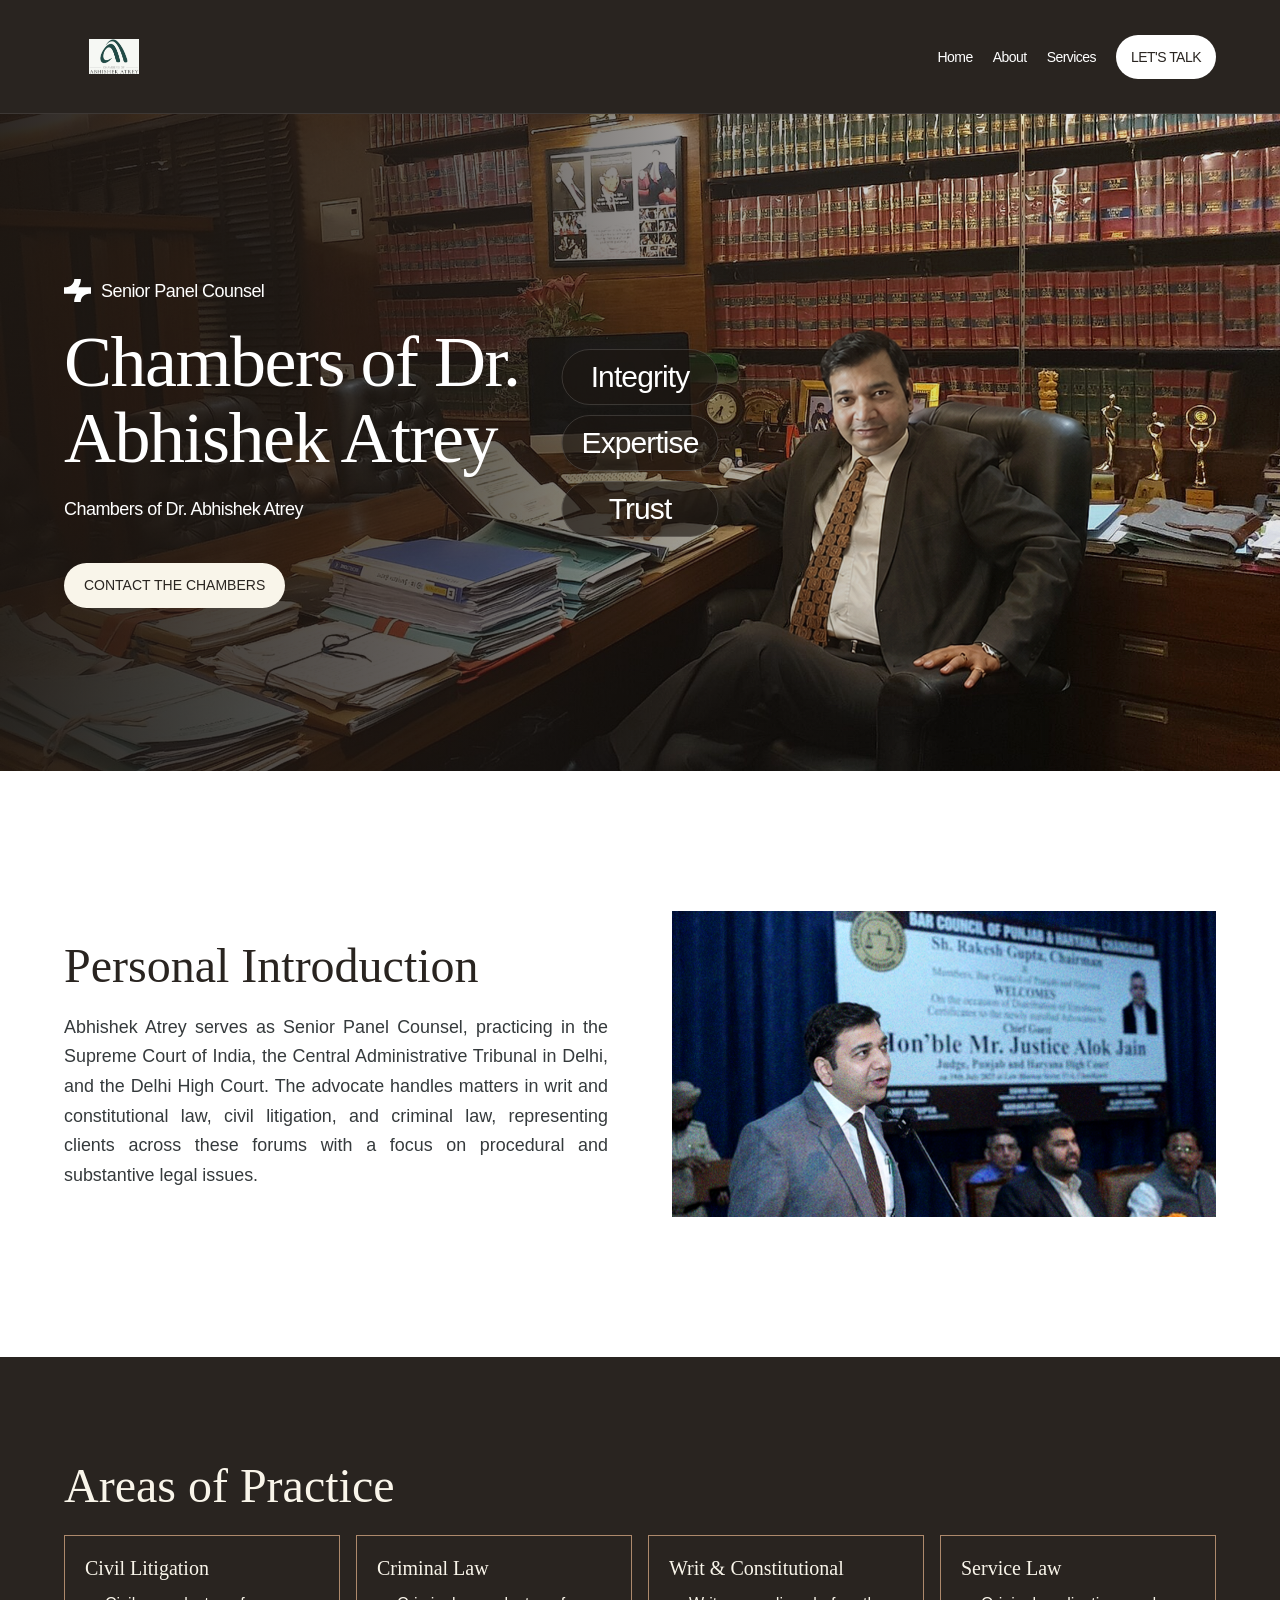
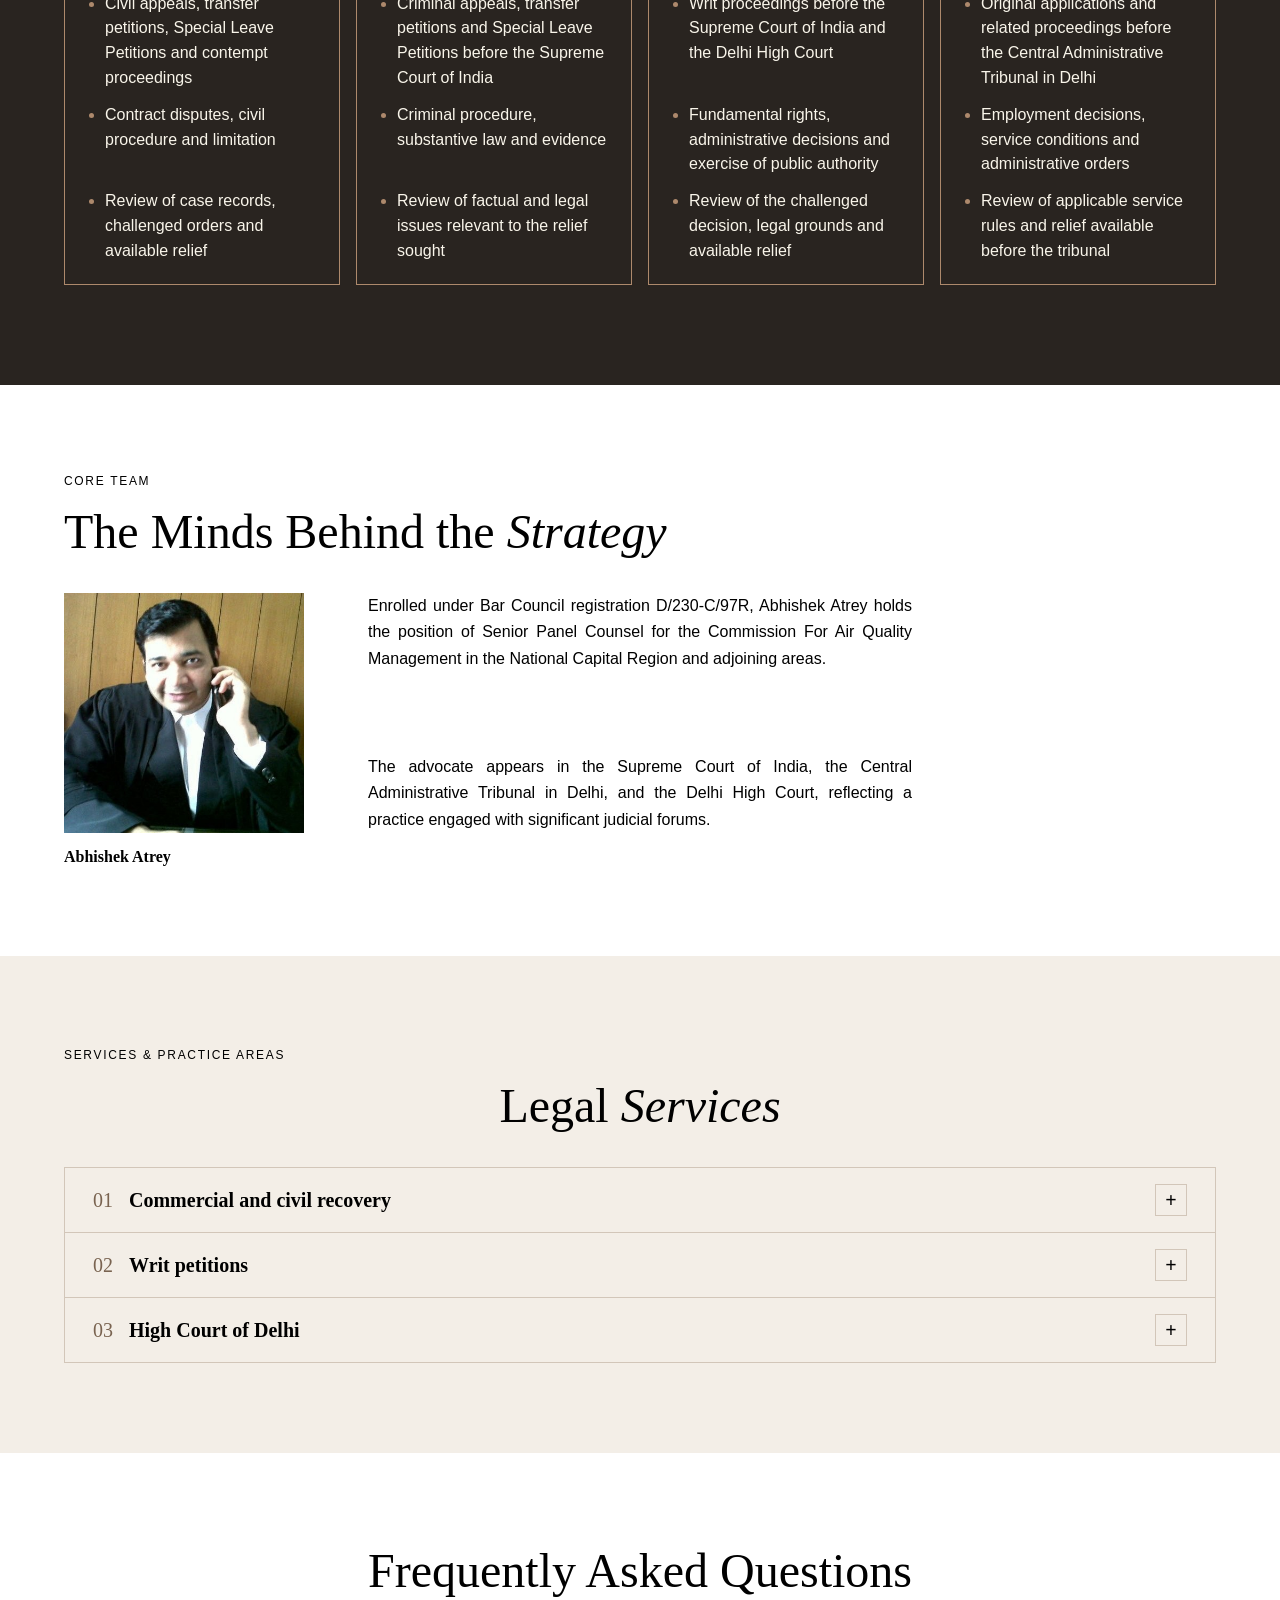
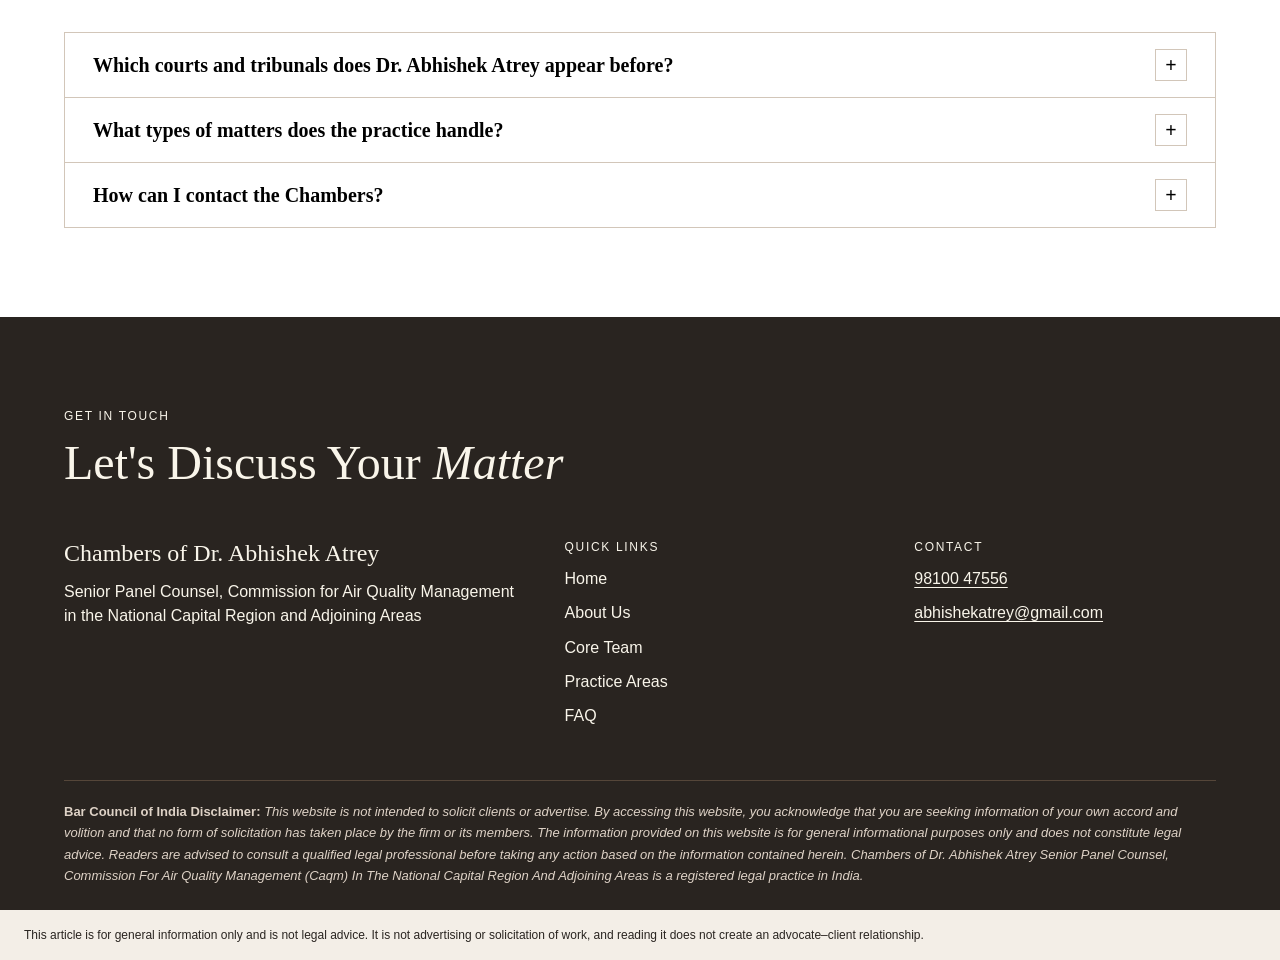
<file: index.html>
<!DOCTYPE html><html lang="en" class="jost_3e36cb27-module__GOVEQa__variable cormorant_garamond_97c65d7c-module__KWVokq__variable h-full"><head><meta charset="utf-8">
<meta http-equiv="Content-Security-Policy" content="default-src &#39;self&#39; data: blob:; script-src &#39;self&#39; &#39;unsafe-inline&#39; &#39;unsafe-eval&#39;; style-src &#39;self&#39; &#39;unsafe-inline&#39;; img-src &#39;self&#39; data: blob:; font-src &#39;self&#39; data:; media-src &#39;self&#39; data: blob:; connect-src &#39;self&#39;; frame-src &#39;self&#39;; worker-src &#39;self&#39; blob:; form-action &#39;self&#39;">


<meta name="viewport" content="width=device-width, initial-scale=1"><link rel="stylesheet" href="./assets/site/_next/static/chunks/3c9st355b9h98.__q189041d8.css" data-precedence="next"><link rel="preload" as="script" fetchpriority="low" href="./assets/site/_next/static/chunks/0iq1i69206cyl.__q189041d8.js"><title>Chambers of Dr. Abhishek Atrey Senior Panel Counsel, Commission For Air Quality Management (Caqm) In The National Capital Region And Adjoining Areas</title><meta name="description" content="Rooted in Law, Refined Through Advocacy"><link rel="icon" href="./assets/atrey/chambers-icon.png"><link rel="preload" href="./assets/site/_next/static/chunks/33ex3e_4hazko.__q189041d8.css" as="style"><link rel="stylesheet" href="./brand/brand.css">
<style data-sclf-ua-colours>:where(button,input,select,textarea){color:var(--sar-color-auto-000000, #292420)}:where(input,select,textarea){background-color:var(--sar-color-auto-ffffff, #f3eee7)}</style><style data-sclf-logo-fit>img[data-sclf-logo]{object-fit:contain!important;max-height:100%!important}</style><link rel="stylesheet" href="./brand/profile.css">
</head><body class="min-h-full flex flex-col bg-white"><div hidden=""></div><main class="flex min-h-full flex-1 flex-col items-center overflow-x-hidden"><section id="hero" class="flex w-full flex-col items-center bg-[#6d2c34] mx-auto" data-sar-section="home/s01-hero" data-sar-type="hero"><header class="profile-site-header flex w-full items-center justify-center bg-[#6d2c34] py-4 md:py-5 z-50 relative border-b border-gray-200/10"><div class="flex w-full profile-header-inner items-center justify-between"><button type="button" class="inline-flex cursor-pointer items-center gap-2.5 transition-opacity duration-200 hover:opacity-80" aria-label="Go to home"><img alt="Chambers of Abhishek Atrey" width="100" height="35" decoding="async" data-nimg="1" class="h-[35px] w-[100px] object-contain transition-opacity duration-200 hover:opacity-80" style="color:transparent" src="./assets/atrey/chambers-logo.png" data-sclf-logo=""></button><div id="profile-header-menu" class="profile-header-nav flex-1 items-center justify-end"><nav class="flex items-center" aria-label="Main navigation"><a class="relative font-jost text-sm font-normal uppercase tracking-[-0.54px] text-[#f9f5ea] after:absolute after:bottom-0 after:left-0 after:h-[1px] after:w-full after:origin-left after:scale-x-0 after:bg-[#f9f5ea] after:transition-transform after:duration-300 hover:after:scale-x-100" href="#hero">Home</a><a class="relative font-jost text-sm font-normal uppercase tracking-[-0.54px] text-[#f9f5ea] after:absolute after:bottom-0 after:left-0 after:h-[1px] after:w-full after:origin-left after:scale-x-0 after:bg-[#f9f5ea] after:transition-transform after:duration-300 hover:after:scale-x-100" href="#introduction">About</a><a class="relative font-jost text-sm font-normal uppercase tracking-[-0.54px] text-[#f9f5ea] after:absolute after:bottom-0 after:left-0 after:h-[1px] after:w-full after:origin-left after:scale-x-0 after:bg-[#f9f5ea] after:transition-transform after:duration-300 hover:after:scale-x-100" href="#services">Services</a></nav><button type="button" data-open-appointment aria-haspopup="dialog" aria-controls="appointment-dialog" style="width:fit-content" class="cursor-pointer rounded-full px-5 py-3 font-jost text-sm font-normal uppercase tracking-[-0.54px] transition-all duration-200 active:scale-[0.97] bg-[#f9f5ea] text-[#0b0b0b] shadow-[0px_1px_2px_0px_rgba(16,24,40,0.05)] hover:bg-white hover:shadow-md ">Let&#39;s talk</button></div><button type="button" class="md:hidden flex flex-col gap-1.5 p-2" aria-label="Toggle menu" aria-expanded="false" aria-controls="profile-header-menu"><span class="block h-0.5 w-6 bg-[#f9f5ea] transition-transform duration-300 "></span><span class="block h-0.5 w-6 bg-[#f9f5ea] transition-opacity duration-300 "></span><span class="block h-0.5 w-6 bg-[#f9f5ea] transition-transform duration-300 "></span></button></div></header><div class="relative flex w-full justify-center overflow-hidden bg-[#6d2c34] profile-hero-stage"><div class="atrey-hero-photo"><img src="./assets/atrey/chambers.png" alt="Dr. Abhishek Atrey in his chambers" fetchpriority="high" width="1920" height="1080"></div><div class="relative z-10 flex h-full w-full profile-header-inner justify-center md:justify-start items-center"><div class="flex max-w-[490px] flex-col gap-6 md:gap-10"><div class="flex flex-col gap-3 md:gap-5"><div style="opacity: 1; translate: none; rotate: none; scale: none; transform: translate(0px, 0px);" class="flex items-center gap-2.5"><img alt="" loading="lazy" width="27" height="23" decoding="async" data-nimg="1" class="shrink-0 w-5 h-4 md:w-[27px] md:h-[23px]" style="color:transparent" src="./assets/site/images/plus-icon.__q189041d8.svg"><p class="font-jost text-sm md:text-lg font-light tracking-[-0.54px] text-[#f9f5ea]">Senior Panel Counsel</p></div><h1 style="opacity: 1; translate: none; rotate: none; scale: none; transform: translate(0px, 0px);" class="font-cormorant text-[42px] sm:text-[56px] md:text-[64px] lg:text-[72px] font-light leading-[1.05] tracking-[-1.5px] text-[#f9f5ea]">Chambers of Dr. Abhishek Atrey</h1><p style="opacity: 1; translate: none; rotate: none; scale: none; transform: translate(0px, 0px);" class="max-w-[360px] font-jost text-sm md:text-lg font-light leading-[27px] tracking-[-0.54px] text-[#f9f5ea]">Chambers of Dr. Abhishek Atrey</p></div><div style="opacity: 1; translate: none; rotate: none; scale: none; transform: translate(0px, 0px);"><button class="profile-contact-cta" type="button" data-open-appointment aria-haspopup="dialog" aria-controls="appointment-dialog">Contact the Chambers</button></div></div><div class="profile-hero-values"><div class="value-pill relative flex w-full items-center justify-center gap-1.5 rounded-[50px] px-5 py-2.5 overflow-visible" style="opacity: 1; translate: none; rotate: none; scale: none; transform: translate(0px, 0px);"><span class="font-jost text-[30px] font-light leading-9 tracking-[-0.9px] text-[#f9f5ea] relative z-10">Integrity</span><div class="absolute inset-0 rounded-[50px] border border-[rgba(249,245,234,0.14)] z-0"></div></div><div class="value-pill relative flex w-full items-center justify-center gap-1.5 rounded-[50px] px-5 py-2.5 overflow-visible" style="opacity: 1; translate: none; rotate: none; scale: none; transform: translate(0px, 0px);"><span class="font-jost text-[30px] font-light leading-9 tracking-[-0.9px] text-[#f9f5ea] relative z-10">Expertise</span><div class="absolute inset-0 rounded-[50px] border border-[rgba(249,245,234,0.14)] z-0"></div></div><div class="value-pill relative flex w-full items-center justify-center gap-1.5 rounded-[50px] px-5 py-2.5 overflow-visible" style="opacity: 1; translate: none; rotate: none; scale: none; transform: translate(0px, 0px);"><span class="font-jost text-[30px] font-light leading-9 tracking-[-0.9px] text-[#f9f5ea] relative z-10">Trust</span><div class="absolute inset-0 rounded-[50px] border border-[rgba(249,245,234,0.14)] z-0"></div></div></div></div></div></section>
<section id="introduction" class="flex w-full flex-col items-center justify-center bg-[#f8f3eb] px-5 sm:px-8 md:px-16 lg:px-[138px] py-16 md:py-[140px] mx-auto overflow-hidden" data-sar-section="home/s02-content" data-sar-type="content">
<div class="profile-split">
  <div class="profile-intro-copy">
    <h2>Personal Introduction</h2>
    <p>Abhishek Atrey serves as Senior Panel Counsel, practicing in the Supreme Court of India, the Central Administrative Tribunal in Delhi, and the Delhi High Court. The advocate handles matters in writ and constitutional law, civil litigation, and criminal law, representing clients across these forums with a focus on procedural and substantive legal issues.</p>
  </div>
  <img class="profile-event-photo" src="./assets/atrey/event-speaking.png" alt="Dr. Abhishek Atrey speaking at an event" width="1920" height="1080" loading="lazy" decoding="async">
</div>
</section>
<section id="services" class="flex w-full flex-col items-center justify-center bg-[#1a1a1a] px-5 sm:px-8 md:px-16 lg:px-[136px] py-16 md:py-[100px] mx-auto overflow-hidden" data-sar-section="home/s03-cards" data-sar-type="cards"><div class="profile-content"><div><h2>Areas of Practice</h2><div class="profile-cards practice-card-grid"><article><h3>Civil Litigation</h3><ul><li>Civil appeals, transfer petitions, Special Leave Petitions and contempt proceedings</li><li>Contract disputes, civil procedure and limitation</li><li>Review of case records, challenged orders and available relief</li></ul></article>
<article><h3>Criminal Law</h3><ul><li>Criminal appeals, transfer petitions and Special Leave Petitions before the Supreme Court of India</li><li>Criminal procedure, substantive law and evidence</li><li>Review of factual and legal issues relevant to the relief sought</li></ul></article>
<article><h3>Writ &amp; Constitutional</h3><ul><li>Writ proceedings before the Supreme Court of India and the Delhi High Court</li><li>Fundamental rights, administrative decisions and exercise of public authority</li><li>Review of the challenged decision, legal grounds and available relief</li></ul></article>
<article><h3>Service Law</h3><ul><li>Original applications and related proceedings before the Central Administrative Tribunal in Delhi</li><li>Employment decisions, service conditions and administrative orders</li><li>Review of applicable service rules and relief available before the tribunal</li></ul></article>
</div></div></div></section>
<section id="team" class="flex w-full flex-col items-center justify-center bg-[#f8f3eb] px-5 sm:px-8 md:px-16 lg:px-[138px] py-14 md:py-[87px] mx-auto overflow-hidden" data-sar-section="home/s04-gallery" data-sar-type="gallery">

<div class="profile-content">
  <div><p class="profile-eyebrow">Core Team</p><h2>The Minds Behind the <em>Strategy</em></h2></div>
  <figure class="profile-team">
    <img src="./assets/atrey/core-team.jpg" width="450" height="450" alt="Dr. Abhishek Atrey" loading="lazy">
    <div class="profile-team-bio"><p>Enrolled under Bar Council registration D/230-C/97R, Abhishek Atrey holds the position of Senior Panel Counsel for the Commission For Air Quality Management in the National Capital Region and adjoining areas.</p><p>The advocate appears in the Supreme Court of India, the Central Administrative Tribunal in Delhi, and the Delhi High Court, reflecting a practice engaged with significant judicial forums.</p></div>
    <figcaption>Abhishek Atrey</figcaption>
  </figure>
</div>
</section>



<section id="practice-services" data-sar-section="home/s07-content" class="profile-practice-section" aria-labelledby="practice-heading">
  <div class="profile-content">
    <div class="profile-section-heading"><p class="profile-eyebrow">Services &amp; Practice Areas</p><h2 id="practice-heading">Legal <em>Services</em></h2></div>
    <div class="profile-accordion"><details><summary><span class="profile-accordion-index" aria-hidden="true">01</span><span>Commercial and civil recovery</span><span class="profile-accordion-toggle" aria-hidden="true"></span></summary><p>The practice handles civil litigation, including proceedings involving contracts, civil appeals, and related applications.</p></details>
<details><summary><span class="profile-accordion-index" aria-hidden="true">02</span><span>Writ petitions</span><span class="profile-accordion-toggle" aria-hidden="true"></span></summary><p>The practice includes constitutional and administrative matters before the Supreme Court of India and the Delhi High Court.</p></details>
<details><summary><span class="profile-accordion-index" aria-hidden="true">03</span><span>High Court of Delhi</span><span class="profile-accordion-toggle" aria-hidden="true"></span></summary><p>Dr. Abhishek Atrey appears before the Delhi High Court in civil writ petitions and other matters within the court’s jurisdiction.</p></details></div>
  </div>
</section>
<section id="faq" data-sar-section="home/faq" class="profile-faq-section" aria-labelledby="faq-heading">
  <div class="profile-content">
    <div class="profile-section-heading"><h2 id="faq-heading">Frequently Asked Questions</h2></div>
    <div class="profile-accordion"><details><summary><span>Which courts and tribunals does Dr. Abhishek Atrey appear before?</span><span class="profile-accordion-toggle" aria-hidden="true"></span></summary><p>The Supreme Court of India, the Delhi High Court, and the Central Administrative Tribunal in Delhi.</p></details>
<details><summary><span>What types of matters does the practice handle?</span><span class="profile-accordion-toggle" aria-hidden="true"></span></summary><p>Civil litigation, criminal law, writ and constitutional matters, service law, and Supreme Court appeals.</p></details>
<details><summary><span>How can I contact the Chambers?</span><span class="profile-accordion-toggle" aria-hidden="true"></span></summary><p>Call <a href="tel:+919810047556">98100 47556</a> or email <a href="mailto:abhishekatrey@gmail.com">abhishekatrey@gmail.com</a>.</p></details></div>
  </div>
</section>
<footer data-sar-section="home/s12-footer" class="profile-footer">
  <div id="contact" class="profile-footer-heading">
    <p class="profile-eyebrow">Get in Touch</p>
    <h2>Let's Discuss Your <em>Matter</em></h2>
  </div>
  <div class="profile-footer-grid">
    <div><p class="profile-footer-name">Chambers of Dr. Abhishek Atrey</p><p>Senior Panel Counsel, Commission for Air Quality Management in the National Capital Region and Adjoining Areas</p></div>
    <nav aria-label="Footer navigation"><h2 class="profile-eyebrow">Quick Links</h2><a href="#hero">Home</a><a href="#introduction">About Us</a><a href="#team">Core Team</a><a href="#services">Practice Areas</a><a href="#faq">FAQ</a></nav>
    <div class="profile-contact-links"><h2 class="profile-eyebrow">Contact</h2>
<a href="tel:+919810047556">98100 47556</a>
<a href="mailto:abhishekatrey@gmail.com">abhishekatrey@gmail.com</a></div>
  </div>
<div class="profile-disclaimer"><p><strong>Bar Council of India Disclaimer:</strong> <em>This website is not intended to solicit clients or advertise. By accessing this website, you acknowledge that you are seeking information of your own accord and volition and that no form of solicitation has taken place by the firm or its members. The information provided on this website is for general informational purposes only and does not constitute legal advice. Readers are advised to consult a qualified legal professional before taking any action based on the information contained herein. Chambers of Dr. Abhishek Atrey Senior Panel Counsel, Commission For Air Quality Management (Caqm) In The National Capital Region And Adjoining Areas is a registered legal practice in India.</em></p></div>
</footer>
</main><next-route-announcer style="position: absolute;"></next-route-announcer><aside data-sclf-disclaimer style="padding:16px 24px;font-size:12px;line-height:1.5;color:var(--sar-color-auto-000000, #292420);background-color:var(--sar-color-auto-ffffff, #f3eee7)">This article is for general information only and is not legal advice. It is not advertising or solicitation of work, and reading it does not create an advocate–client relationship.</aside>
<dialog id="appointment-dialog" class="appointment-dialog" aria-labelledby="appointment-heading">
  <div class="appointment-header">
    <p class="profile-eyebrow">Chambers of Dr. Abhishek Atrey</p>
    <h2 id="appointment-heading">Schedule an <em>Appointment</em></h2>
    <button type="button" class="appointment-close" aria-label="Close appointment form">×</button>
  </div>
  <form class="appointment-form">
    <label>Full name<input name="name" autocomplete="name" maxlength="100" required autofocus></label>
    <label>Email address<input name="email" type="email" autocomplete="email" maxlength="150" required></label>
    <label>Matter type
      <select name="matter" required>
        <option value="">Select an area of practice</option>
        <option>Civil Litigation</option><option>Criminal Law</option>
        <option>Writ &amp; Constitutional</option><option>Service Law</option><option>Other</option>
      </select>
    </label>
    <div class="appointment-datetime">
      <label>Preferred date<input name="date" type="date" required></label>
      <label>Preferred time (IST)
        <select name="time" required>
          <option value="">Select a time</option>
          <option>9:00 AM</option>
<option>10:00 AM</option>
<option>11:00 AM</option>
<option>12:00 PM</option>
<option>1:00 PM</option>
<option>2:00 PM</option>
<option>3:00 PM</option>
<option>4:00 PM</option>
<option>5:00 PM</option>
<option>6:00 PM</option>
        </select>
      </label>
    </div>
    <label>Brief description (optional)<textarea name="description" rows="3" maxlength="500"></textarea></label>
    <p class="appointment-note">This opens an email draft for you to send. The Chambers will confirm availability.</p>
    <button class="appointment-submit" type="submit">Open email draft</button>
  </form>
</dialog>
<script src="./runtime/appointment.js" defer></script>
</body></html>
</file>
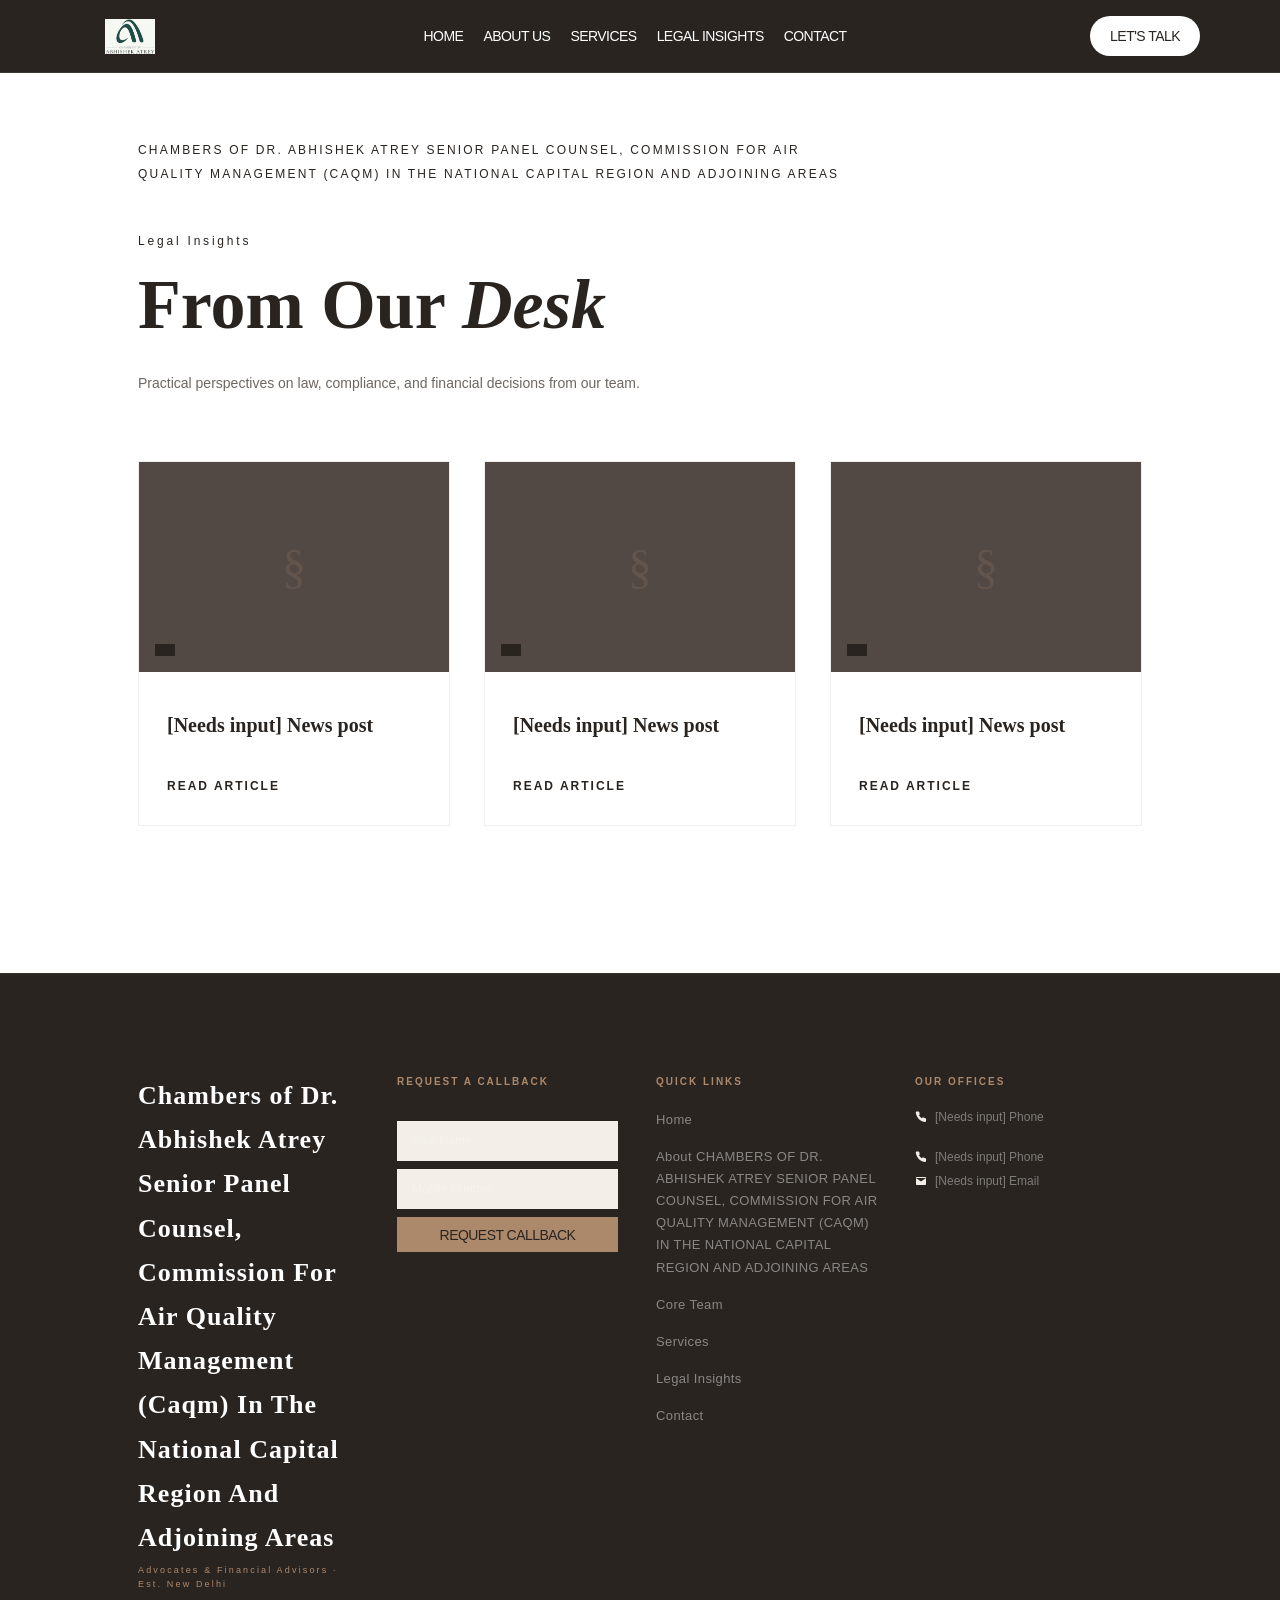
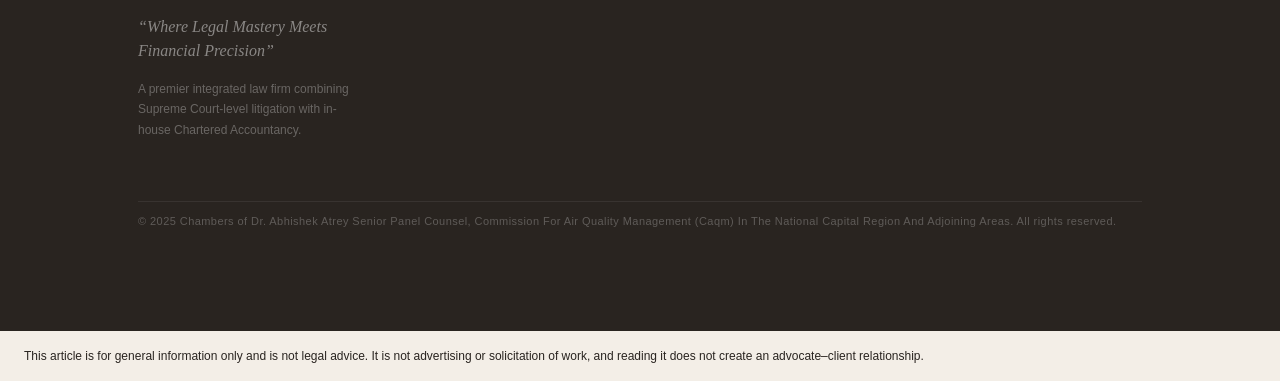
<file: blog/index.html>
<!DOCTYPE html><html lang="en" class="jost_3e36cb27-module__GOVEQa__variable cormorant_garamond_97c65d7c-module__KWVokq__variable h-full"><head><meta charset="utf-8">
<meta http-equiv="Content-Security-Policy" content="default-src &#39;self&#39; data: blob:; script-src &#39;self&#39; &#39;unsafe-inline&#39; &#39;unsafe-eval&#39;; style-src &#39;self&#39; &#39;unsafe-inline&#39;; img-src &#39;self&#39; data: blob:; font-src &#39;self&#39; data:; media-src &#39;self&#39; data: blob:; connect-src &#39;self&#39;; frame-src &#39;self&#39;; worker-src &#39;self&#39; blob:; form-action &#39;self&#39;">


<meta name="viewport" content="width=device-width, initial-scale=1"><link rel="stylesheet" href="../assets/site/_next/static/chunks/3c9st355b9h98.__q189041d8.css" data-precedence="next"><link rel="preload" as="script" fetchpriority="low" href="../assets/site/_next/static/chunks/0iq1i69206cyl.__q189041d8.js"><title>Chambers of Dr. Abhishek Atrey Senior Panel Counsel, Commission For Air Quality Management (Caqm) In The National Capital Region And Adjoining Areas</title><meta name="description" content="Rooted in Law, Refined Through Advocacy"><link rel="icon" href="../assets/atrey/chambers-icon.png"><link rel="preload" href="../assets/site/_next/static/chunks/33ex3e_4hazko.__q189041d8.css" as="style"><link rel="stylesheet" href="../brand/brand.css">
<style data-sclf-ua-colours>:where(button,input,select,textarea){color:var(--sar-color-auto-000000, #292420)}:where(input,select,textarea){background-color:var(--sar-color-auto-ffffff, #f3eee7)}</style><style data-sclf-logo-fit>img[data-sclf-logo]{object-fit:contain!important;max-height:100%!important}</style></head><body class="min-h-full flex flex-col bg-white"><div hidden=""></div><div class="min-h-screen bg-[#f8f3eb] text-[#1a1a1a]"><header class="sticky top-0 z-50 border-b border-white/10 bg-[#6b1f2a]" data-sar-section="blog/s01-navigation" data-sar-type="navigation"><div class="mx-auto flex w-full max-w-[1570px] items-center justify-between px-5 py-4 sm:px-8 md:px-12 lg:px-20"><a class="inline-flex items-center" href="../index.html"><button type="button" class="inline-flex cursor-pointer items-center gap-2.5 transition-opacity duration-200 hover:opacity-80" aria-label="Go to home"><img alt="Chambers of Abhishek Atrey" width="100" height="35" decoding="async" data-nimg="1" class="h-[35px] w-[100px] object-contain transition-opacity duration-200 hover:opacity-80" style="color:transparent" src="../assets/atrey/chambers-logo.png" data-sclf-logo=""></button></a><nav class="hidden items-center gap-5 md:flex"><a class="font-jost text-sm font-normal uppercase tracking-[-0.54px] text-[#f9f5ea] transition-opacity duration-200 hover:opacity-80" href="../index.html">Home</a><a class="font-jost text-sm font-normal uppercase tracking-[-0.54px] text-[#f9f5ea] transition-opacity duration-200 hover:opacity-80" href="../index.html#about-us">About Us</a><a class="font-jost text-sm font-normal uppercase tracking-[-0.54px] text-[#f9f5ea] transition-opacity duration-200 hover:opacity-80" href="../index.html#services">Services</a><a class="font-jost text-sm font-normal uppercase tracking-[-0.54px] text-[#f9f5ea] transition-opacity duration-200 hover:opacity-80" href="../blog/index.html">Legal Insights</a><a class="font-jost text-sm font-normal uppercase tracking-[-0.54px] text-[#f9f5ea] transition-opacity duration-200 hover:opacity-80" href="../index.html#contact">Contact</a></nav><a class="rounded-full bg-[#f9f5ea] px-5 py-2.5 font-jost text-sm font-normal uppercase tracking-[-0.54px] text-[#1a1a1a] transition-all duration-200 hover:bg-white" href="../index.html#contact">Let&#39;s talk</a></div></header>
<div class="w-full" data-sar-section="blog/s02-hero" data-sar-type="hero"><main class="min-h-screen bg-[#f8f3eb] px-5 py-16 sm:px-8 md:px-16 lg:px-[138px]"><div class="mx-auto flex w-full max-w-[1280px] flex-col gap-12 md:gap-16"><header class="max-w-[720px]"><a class="font-jost text-xs uppercase tracking-[2.2px] text-[#6b1f2a] transition-colors hover:text-[#b8935a]" href="../index.html">Chambers of Dr. Abhishek Atrey Senior Panel Counsel, Commission For Air Quality Management (Caqm) In The National Capital Region And Adjoining Areas</a><p class="mt-12 font-jost text-xs tracking-[2.8px] text-[#b8935a]">Legal Insights</p><h1 class="mt-3 font-cormorant text-[48px] font-semibold leading-tight text-[#1a1a1a] md:text-[70px]">From Our <span class="italic text-[#6b1f2a]">Desk</span></h1><p class="mt-5 max-w-[620px] font-jost text-sm font-light leading-7 text-[#777]">Practical perspectives on law, compliance, and financial decisions from our team.</p></header><div class="grid grid-cols-1 gap-6 sm:grid-cols-2 lg:grid-cols-3 md:gap-[34px]"><article class="group overflow-hidden border border-black/[0.07] bg-white transition-shadow duration-300 hover:shadow-xl"><a class="block" href="../blog/the-security-cheque-trap/index.html"><div class="relative h-[210px] overflow-hidden"><img alt="" loading="lazy" decoding="async" data-nimg="fill" class="blog-img-zoom object-cover" style="position:absolute;height:100%;width:100%;left:0;top:0;right:0;bottom:0;color:transparent" sizes="100vw" src="data:image/svg+xml,%3Csvg%20xmlns%3D%22http%3A%2F%2Fwww.w3.org%2F2000%2Fsvg%22%20viewBox%3D%220%200%2016%209%22%3E%3Crect%20width%3D%2216%22%20height%3D%229%22%20fill%3D%22%23524944%22%2F%3E%3C%2Fsvg%3E"><span class="absolute left-1/2 top-1/2 -translate-x-1/2 -translate-y-1/2 font-cormorant text-[48px] font-light text-[rgba(184,147,90,0.2)]">§</span><span class="absolute bottom-4 left-4 bg-[#6b1f2a] px-2.5 py-1.5 font-jost text-xs font-semibold uppercase tracking-[2.2px] text-white"></span></div><div class="p-6 md:p-7"><p class="font-jost text-xs font-semibold uppercase tracking-[2.2px] text-[#aaa]"></p><h2 class="mt-3 font-cormorant text-xl font-semibold leading-[26px] text-[#1a1a1a] transition-colors duration-200 group-hover:text-[#6b1f2a]">[Needs input] News post</h2><p class="mt-4 font-jost text-[13px] font-light leading-[22.75px] text-[#777]"></p><span class="mt-6 inline-block font-jost text-xs font-semibold uppercase tracking-[2px] text-[#b8935a]">Read article</span></div></a></article><article class="group overflow-hidden border border-black/[0.07] bg-white transition-shadow duration-300 hover:shadow-xl"><a class="block" href="../blog/the-stop-payment-myth/index.html"><div class="relative h-[210px] overflow-hidden"><img alt="" loading="lazy" decoding="async" data-nimg="fill" class="blog-img-zoom object-cover" style="position:absolute;height:100%;width:100%;left:0;top:0;right:0;bottom:0;color:transparent" sizes="100vw" src="data:image/svg+xml,%3Csvg%20xmlns%3D%22http%3A%2F%2Fwww.w3.org%2F2000%2Fsvg%22%20viewBox%3D%220%200%2016%209%22%3E%3Crect%20width%3D%2216%22%20height%3D%229%22%20fill%3D%22%23524944%22%2F%3E%3C%2Fsvg%3E"><span class="absolute left-1/2 top-1/2 -translate-x-1/2 -translate-y-1/2 font-cormorant text-[48px] font-light text-[rgba(184,147,90,0.2)]">§</span><span class="absolute bottom-4 left-4 bg-[#6b1f2a] px-2.5 py-1.5 font-jost text-xs font-semibold uppercase tracking-[2.2px] text-white"></span></div><div class="p-6 md:p-7"><p class="font-jost text-xs font-semibold uppercase tracking-[2.2px] text-[#aaa]"></p><h2 class="mt-3 font-cormorant text-xl font-semibold leading-[26px] text-[#1a1a1a] transition-colors duration-200 group-hover:text-[#6b1f2a]">[Needs input] News post</h2><p class="mt-4 font-jost text-[13px] font-light leading-[22.75px] text-[#777]"></p><span class="mt-6 inline-block font-jost text-xs font-semibold uppercase tracking-[2px] text-[#b8935a]">Read article</span></div></a></article><article class="group overflow-hidden border border-black/[0.07] bg-white transition-shadow duration-300 hover:shadow-xl"><a class="block" href="../blog/the-jurisdiction-carousel/index.html"><div class="relative h-[210px] overflow-hidden"><img alt="" loading="lazy" decoding="async" data-nimg="fill" class="blog-img-zoom object-cover" style="position:absolute;height:100%;width:100%;left:0;top:0;right:0;bottom:0;color:transparent" sizes="100vw" src="data:image/svg+xml,%3Csvg%20xmlns%3D%22http%3A%2F%2Fwww.w3.org%2F2000%2Fsvg%22%20viewBox%3D%220%200%2016%209%22%3E%3Crect%20width%3D%2216%22%20height%3D%229%22%20fill%3D%22%23524944%22%2F%3E%3C%2Fsvg%3E"><span class="absolute left-1/2 top-1/2 -translate-x-1/2 -translate-y-1/2 font-cormorant text-[48px] font-light text-[rgba(184,147,90,0.2)]">§</span><span class="absolute bottom-4 left-4 bg-[#6b1f2a] px-2.5 py-1.5 font-jost text-xs font-semibold uppercase tracking-[2.2px] text-white"></span></div><div class="p-6 md:p-7"><p class="font-jost text-xs font-semibold uppercase tracking-[2.2px] text-[#aaa]"></p><h2 class="mt-3 font-cormorant text-xl font-semibold leading-[26px] text-[#1a1a1a] transition-colors duration-200 group-hover:text-[#6b1f2a]">[Needs input] News post</h2><p class="mt-4 font-jost text-[13px] font-light leading-[22.75px] text-[#777]"></p><span class="mt-6 inline-block font-jost text-xs font-semibold uppercase tracking-[2px] text-[#b8935a]">Read article</span></div></a></article></div></div></main></div>
<footer class="relative flex w-full flex-col border-t border-white/[0.06] bg-[#111] px-5 sm:px-8 md:px-16 lg:px-[138px] py-14 md:py-[100px] mx-auto overflow-hidden" data-sar-section="blog/s03-footer" data-sar-type="footer"><div class="flex w-full flex-col gap-10 md:gap-[61px]"><div class="grid grid-cols-1 sm:grid-cols-2 lg:grid-cols-4 gap-10 md:gap-8"><div data-reveal="true" class="sm:col-span-2 lg:col-span-1 max-w-[318px]" style="translate: none; rotate: none; scale: none; transform: translate(0px, 0px); opacity: 1;"><p class="font-cormorant text-[22px] md:text-[26px] font-semibold leading-[44.2px] tracking-[1.04px] text-white">Chambers of Dr. Abhishek Atrey Senior Panel Counsel, Commission For Air Quality Management (Caqm) In The National Capital Region And Adjoining Areas</p><p class="mt-1 font-jost text-[9px] tracking-[2.16px] text-[#b8935a]">Advocates &amp; Financial Advisors · Est. New Delhi</p><p class="mt-6 font-cormorant text-base italic leading-6 text-white/45">“Where Legal Mastery Meets Financial Precision”</p><p class="mt-4 font-jost text-xs font-light leading-[20.4px] text-white/30">A premier integrated law firm combining Supreme Court-level litigation with in-house Chartered Accountancy.</p></div><div data-reveal="true" class="w-full lg:w-[221px]" style="translate: none; rotate: none; scale: none; transform: translate(0px, 0px); opacity: 1;"><p class="font-jost text-[10px] font-semibold uppercase tracking-[2px] text-[#b8935a]">Request a Callback</p><input type="text" placeholder="Your Name" class="input-gold mt-6 md:mt-8 block h-10 w-full border border-white/10 bg-white/[0.05] px-3.5 font-jost text-xs text-white placeholder:text-white/25"><input type="tel" placeholder="Mobile Number" class="input-gold mt-2 block h-10 w-full border border-white/10 bg-white/[0.05] px-3.5 font-jost text-xs text-white placeholder:text-white/25"><button type="button" class="cursor-pointer mt-2 h-[35px] w-full bg-[#b8935a] font-jost text-sm uppercase tracking-[-0.54px] text-[#1a1a1a] transition-all duration-200 hover:bg-[#c9a46b] hover:shadow-md active:scale-[0.98]">Request Callback</button></div><div data-reveal="true" style="translate: none; rotate: none; scale: none; transform: translate(0px, 0px); opacity: 1;"><p class="font-jost text-[10px] font-semibold uppercase tracking-[2px] text-[#b8935a]">Quick Links</p><ul class="mt-5 space-y-[15px] font-jost text-[13px] font-light leading-[22.1px] tracking-[0.39px] text-white/45"><li><a class="transition-colors duration-200 hover:text-white/70" href="#">Home</a></li><li><a class="transition-colors duration-200 hover:text-white/70" href="#about-us">About CHAMBERS OF DR. ABHISHEK ATREY SENIOR PANEL COUNSEL, COMMISSION FOR AIR QUALITY MANAGEMENT (CAQM) IN THE NATIONAL CAPITAL REGION AND ADJOINING AREAS</a></li><li><a class="transition-colors duration-200 hover:text-white/70" href="#team">Core Team</a></li><li><a class="transition-colors duration-200 hover:text-white/70" href="#services">Services</a></li><li><a class="transition-colors duration-200 hover:text-white/70" href="#blogs">Legal Insights</a></li><li><a class="transition-colors duration-200 hover:text-white/70" href="#contact">Contact</a></li></ul></div><div data-reveal="true" style="translate: none; rotate: none; scale: none; transform: translate(0px, 0px); opacity: 1;"><p class="font-jost text-[10px] font-semibold uppercase tracking-[2px] text-[#b8935a]">Our Offices</p><div class="mt-5 space-y-6"><div><p class="font-jost text-[11px] tracking-[1.1px] text-white/55"></p><p class="font-jost text-xs font-light leading-[20.4px] text-white/40"></p><div class="mt-2 flex items-center gap-2"><img alt="" loading="lazy" width="12" height="12" decoding="async" data-nimg="1" style="color:transparent" src="../assets/site/images/footer-phone.__q189041d8.svg"><span class="font-jost text-xs font-light text-white/40 transition-colors hover:text-white/60">[Needs input] Phone</span></div></div><div><p class="font-jost text-[11px] tracking-[1.1px] text-white/55"></p><p class="font-jost text-xs font-light leading-[20.4px] text-white/40"></p><div class="mt-2 flex items-center gap-2"><img alt="" loading="lazy" width="12" height="12" decoding="async" data-nimg="1" style="color:transparent" src="../assets/site/images/footer-phone.__q189041d8.svg"><span class="font-jost text-xs font-light text-white/40 transition-colors hover:text-white/60">[Needs input] Phone</span></div><div class="mt-2 flex items-center gap-2"><img alt="" loading="lazy" width="12" height="12" decoding="async" data-nimg="1" style="color:transparent" src="../assets/site/images/footer-email.__q189041d8.svg"><span class="font-jost text-xs font-light text-white/40 break-all transition-colors hover:text-white/60">[Needs input] Email</span></div></div></div></div></div><div data-reveal="true" class="border-t border-white/[0.07] pt-2.5" style="translate: none; rotate: none; scale: none; transform: translate(0px, 0px); opacity: 1;"><div class="flex flex-col sm:flex-row items-start sm:items-center justify-between gap-2 font-jost text-[11px] font-light leading-[18.7px]"><p class="tracking-[0.44px] text-white/25">© 2025 Chambers of Dr. Abhishek Atrey Senior Panel Counsel, Commission For Air Quality Management (Caqm) In The National Capital Region And Adjoining Areas. All rights reserved.</p><p class="text-white/20"></p></div></div></div></footer>
</div><next-route-announcer style="position: absolute;"></next-route-announcer><aside data-sclf-disclaimer style="padding:16px 24px;font-size:12px;line-height:1.5;color:var(--sar-color-auto-000000, #292420);background-color:var(--sar-color-auto-ffffff, #f3eee7)">This article is for general information only and is not legal advice. It is not advertising or solicitation of work, and reading it does not create an advocate–client relationship.</aside></body></html>
</file>
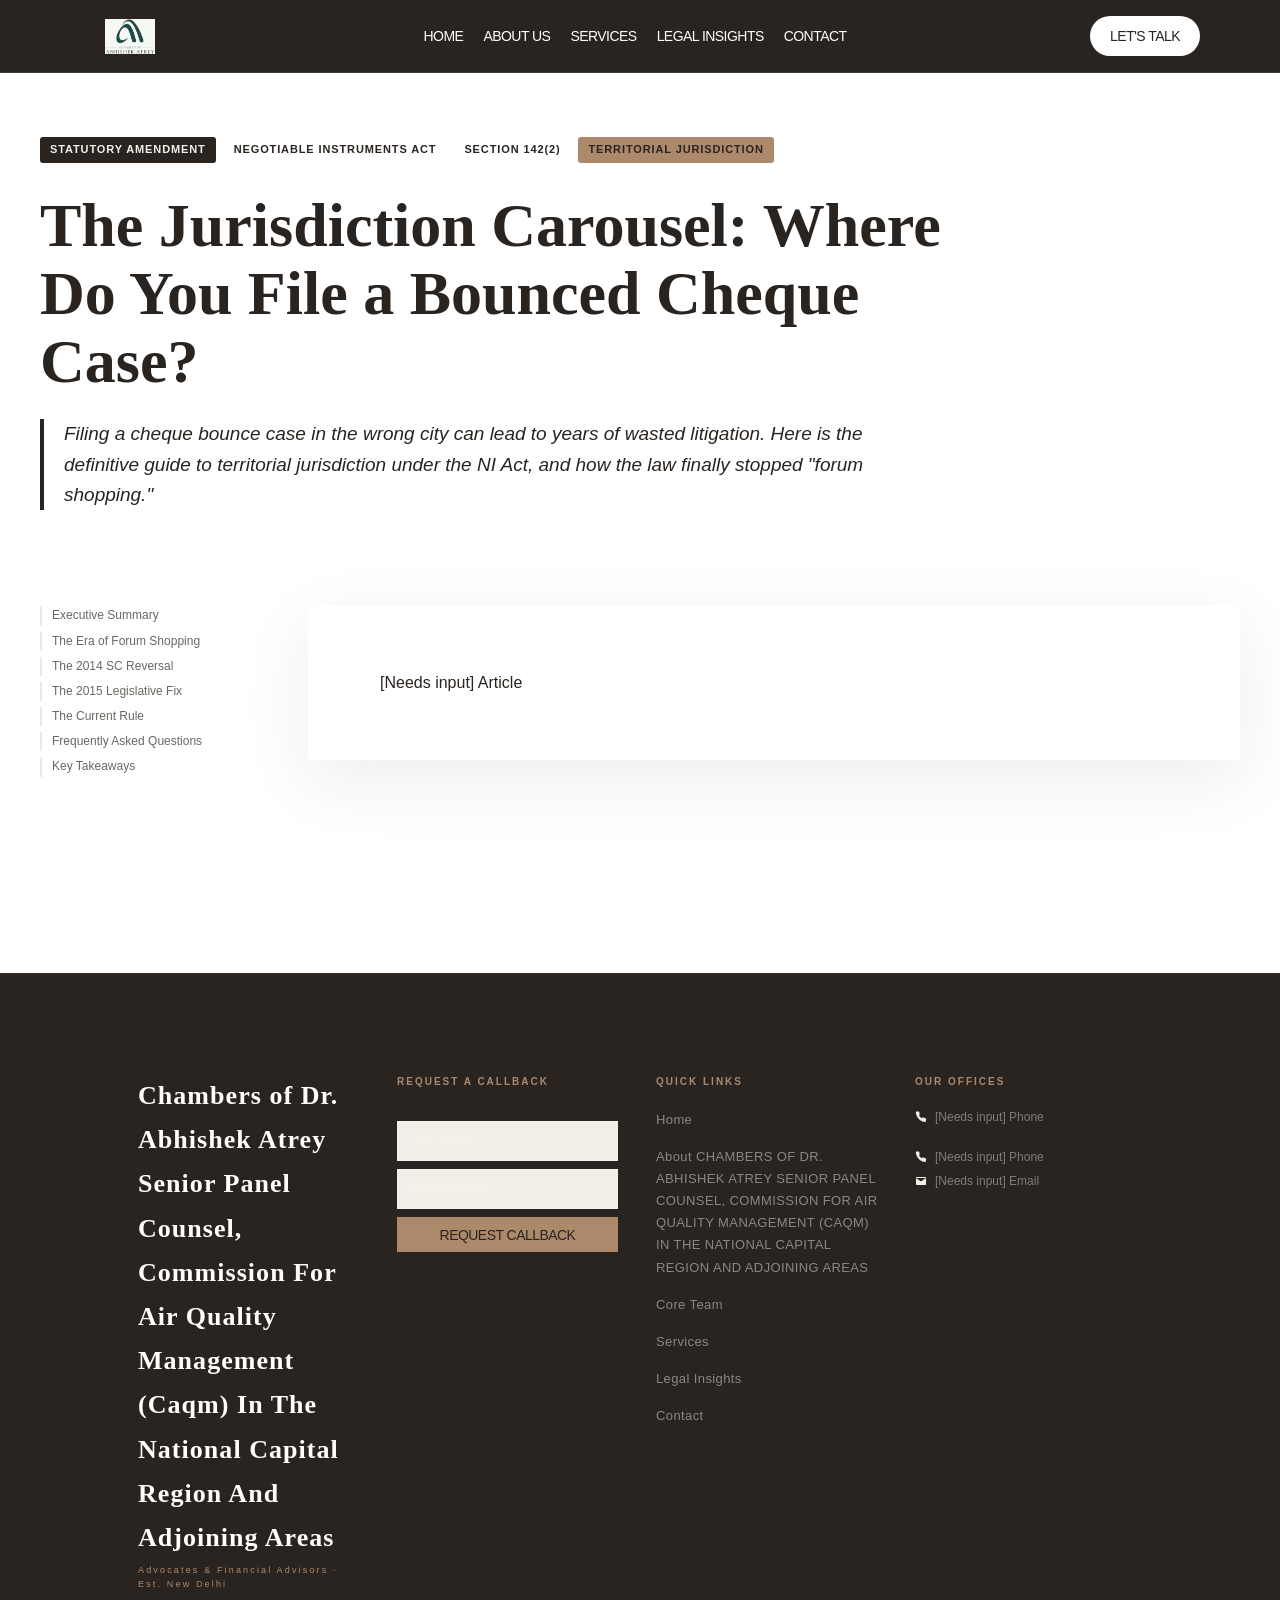
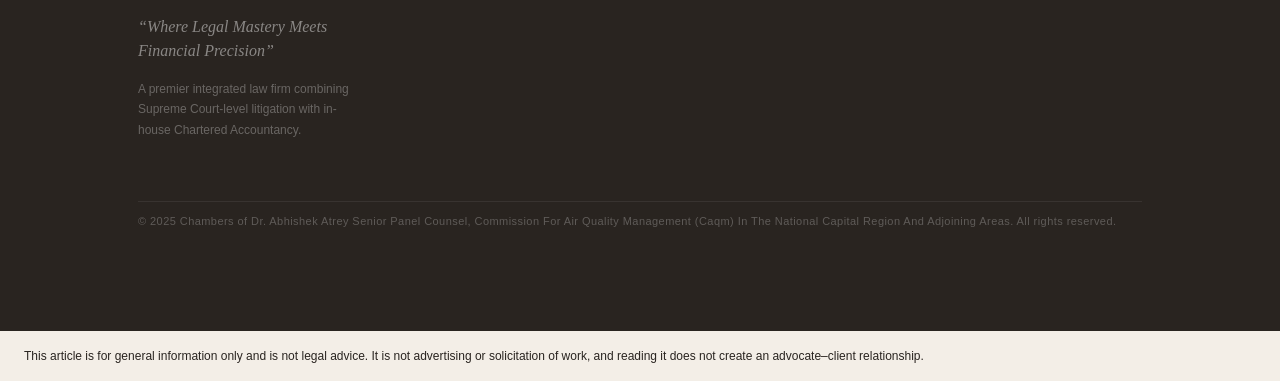
<file: blog/the-jurisdiction-carousel/index.html>
<!DOCTYPE html><html lang="en" class="jost_3e36cb27-module__GOVEQa__variable cormorant_garamond_97c65d7c-module__KWVokq__variable h-full"><head><meta charset="utf-8">
<meta http-equiv="Content-Security-Policy" content="default-src &#39;self&#39; data: blob:; script-src &#39;self&#39; &#39;unsafe-inline&#39; &#39;unsafe-eval&#39;; style-src &#39;self&#39; &#39;unsafe-inline&#39;; img-src &#39;self&#39; data: blob:; font-src &#39;self&#39; data:; media-src &#39;self&#39; data: blob:; connect-src &#39;self&#39;; frame-src &#39;self&#39;; worker-src &#39;self&#39; blob:; form-action &#39;self&#39;">


<meta name="viewport" content="width=device-width, initial-scale=1"><link rel="stylesheet" href="../../assets/site/_next/static/chunks/3c9st355b9h98.__q189041d8.css" data-precedence="next"><link rel="stylesheet" href="../../assets/site/_next/static/chunks/33ex3e_4hazko.__q189041d8.css" data-precedence="next"><link rel="preload" as="script" fetchpriority="low" href="../../assets/site/_next/static/chunks/0iq1i69206cyl.__q189041d8.js"><title>Chambers of Dr. Abhishek Atrey Senior Panel Counsel, Commission For Air Quality Management (Caqm) In The National Capital Region And Adjoining Areas</title><meta name="description" content="Rooted in Law, Refined Through Advocacy"><link rel="icon" href="../../assets/atrey/chambers-icon.png"><link rel="stylesheet" href="../../brand/brand.css">
<style data-sclf-ua-colours>:where(button,input,select,textarea){color:var(--sar-color-auto-000000, #292420)}:where(input,select,textarea){background-color:var(--sar-color-auto-ffffff, #f3eee7)}</style><style data-sclf-logo-fit>img[data-sclf-logo]{object-fit:contain!important;max-height:100%!important}</style></head><body class="min-h-full flex flex-col bg-white"><div hidden=""></div><div class="min-h-screen bg-[#f8f3eb] text-[#1a1a1a]"><header class="sticky top-0 z-50 border-b border-white/10 bg-[#6b1f2a]" data-sar-section="blog-the-jurisdiction-carousel/s01-navigation" data-sar-type="navigation"><div class="mx-auto flex w-full max-w-[1570px] items-center justify-between px-5 py-4 sm:px-8 md:px-12 lg:px-20"><a class="inline-flex items-center" href="../../index.html"><button type="button" class="inline-flex cursor-pointer items-center gap-2.5 transition-opacity duration-200 hover:opacity-80" aria-label="Go to home"><img alt="Chambers of Abhishek Atrey" width="100" height="35" decoding="async" data-nimg="1" class="h-[35px] w-[100px] object-contain transition-opacity duration-200 hover:opacity-80" style="color:transparent" src="../../assets/atrey/chambers-logo.png" data-sclf-logo=""></button></a><nav class="hidden items-center gap-5 md:flex"><a class="font-jost text-sm font-normal uppercase tracking-[-0.54px] text-[#f9f5ea] transition-opacity duration-200 hover:opacity-80" href="../../index.html">Home</a><a class="font-jost text-sm font-normal uppercase tracking-[-0.54px] text-[#f9f5ea] transition-opacity duration-200 hover:opacity-80" href="../../index.html#about-us">About Us</a><a class="font-jost text-sm font-normal uppercase tracking-[-0.54px] text-[#f9f5ea] transition-opacity duration-200 hover:opacity-80" href="../../index.html#services">Services</a><a class="font-jost text-sm font-normal uppercase tracking-[-0.54px] text-[#f9f5ea] transition-opacity duration-200 hover:opacity-80" href="../../blog/index.html">Legal Insights</a><a class="font-jost text-sm font-normal uppercase tracking-[-0.54px] text-[#f9f5ea] transition-opacity duration-200 hover:opacity-80" href="../../index.html#contact">Contact</a></nav><a class="rounded-full bg-[#f9f5ea] px-5 py-2.5 font-jost text-sm font-normal uppercase tracking-[-0.54px] text-[#1a1a1a] transition-all duration-200 hover:bg-white" href="../../index.html#contact">Let&#39;s talk</a></div></header>
<div class="w-full" data-sar-section="blog-the-jurisdiction-carousel/s02-faq" data-sar-type="faq"><main class="BlogArticle-module__iFhOjW__page"><header class="BlogArticle-module__iFhOjW__header"><div class="BlogArticle-module__iFhOjW__tagStrip"><span class="BlogArticle-module__iFhOjW__tag BlogArticle-module__iFhOjW__tagCourt">Statutory Amendment</span><span class="BlogArticle-module__iFhOjW__tag">Negotiable Instruments Act</span><span class="BlogArticle-module__iFhOjW__tag">Section 142(2)</span><span class="BlogArticle-module__iFhOjW__tag BlogArticle-module__iFhOjW__tagStatusYes">Territorial Jurisdiction</span></div><h1>The Jurisdiction Carousel: Where Do You File a Bounced Cheque Case?</h1><p class="BlogArticle-module__iFhOjW__articleDeck">Filing a cheque bounce case in the wrong city can lead to years of wasted litigation. Here is the definitive guide to territorial jurisdiction under the NI Act, and how the law finally stopped &quot;forum shopping.&quot;</p></header><div class="BlogArticle-module__iFhOjW__layout"><nav class="BlogArticle-module__iFhOjW__toc" aria-label=""><ul><li><a href="#executive-summary">Executive Summary</a></li><li><a href="#the-chaos">The Era of Forum Shopping</a></li><li><a href="#the-reversal">The 2014 SC Reversal</a></li><li><a href="#the-amendment">The 2015 Legislative Fix</a></li><li><a href="#ratio-decidendi">The Current Rule</a></li><li><a href="#frequently-asked-questions">Frequently Asked Questions</a></li><li><a href="#key-takeaways">Key Takeaways</a></li></ul></nav><article class="BlogArticle-module__iFhOjW__articleBody"><p>[Needs input] Article</p></article></div></main></div>
<footer class="relative flex w-full flex-col border-t border-white/[0.06] bg-[#111] px-5 sm:px-8 md:px-16 lg:px-[138px] py-14 md:py-[100px] mx-auto overflow-hidden" data-sar-section="blog-the-jurisdiction-carousel/s03-footer" data-sar-type="footer"><div class="flex w-full flex-col gap-10 md:gap-[61px]"><div class="grid grid-cols-1 sm:grid-cols-2 lg:grid-cols-4 gap-10 md:gap-8"><div data-reveal="true" class="sm:col-span-2 lg:col-span-1 max-w-[318px]" style="translate: none; rotate: none; scale: none; transform: translate(0px, 0px); opacity: 1;"><p class="font-cormorant text-[22px] md:text-[26px] font-semibold leading-[44.2px] tracking-[1.04px] text-white">Chambers of Dr. Abhishek Atrey Senior Panel Counsel, Commission For Air Quality Management (Caqm) In The National Capital Region And Adjoining Areas</p><p class="mt-1 font-jost text-[9px] tracking-[2.16px] text-[#b8935a]">Advocates &amp; Financial Advisors · Est. New Delhi</p><p class="mt-6 font-cormorant text-base italic leading-6 text-white/45">“Where Legal Mastery Meets Financial Precision”</p><p class="mt-4 font-jost text-xs font-light leading-[20.4px] text-white/30">A premier integrated law firm combining Supreme Court-level litigation with in-house Chartered Accountancy.</p></div><div data-reveal="true" class="w-full lg:w-[221px]" style="translate: none; rotate: none; scale: none; transform: translate(0px, 0px); opacity: 1;"><p class="font-jost text-[10px] font-semibold uppercase tracking-[2px] text-[#b8935a]">Request a Callback</p><input type="text" placeholder="Your Name" class="input-gold mt-6 md:mt-8 block h-10 w-full border border-white/10 bg-white/[0.05] px-3.5 font-jost text-xs text-white placeholder:text-white/25"><input type="tel" placeholder="Mobile Number" class="input-gold mt-2 block h-10 w-full border border-white/10 bg-white/[0.05] px-3.5 font-jost text-xs text-white placeholder:text-white/25"><button type="button" class="cursor-pointer mt-2 h-[35px] w-full bg-[#b8935a] font-jost text-sm uppercase tracking-[-0.54px] text-[#1a1a1a] transition-all duration-200 hover:bg-[#c9a46b] hover:shadow-md active:scale-[0.98]">Request Callback</button></div><div data-reveal="true" style="translate: none; rotate: none; scale: none; transform: translate(0px, 0px); opacity: 1;"><p class="font-jost text-[10px] font-semibold uppercase tracking-[2px] text-[#b8935a]">Quick Links</p><ul class="mt-5 space-y-[15px] font-jost text-[13px] font-light leading-[22.1px] tracking-[0.39px] text-white/45"><li><a class="transition-colors duration-200 hover:text-white/70" href="#">Home</a></li><li><a class="transition-colors duration-200 hover:text-white/70" href="#about-us">About CHAMBERS OF DR. ABHISHEK ATREY SENIOR PANEL COUNSEL, COMMISSION FOR AIR QUALITY MANAGEMENT (CAQM) IN THE NATIONAL CAPITAL REGION AND ADJOINING AREAS</a></li><li><a class="transition-colors duration-200 hover:text-white/70" href="#team">Core Team</a></li><li><a class="transition-colors duration-200 hover:text-white/70" href="#services">Services</a></li><li><a class="transition-colors duration-200 hover:text-white/70" href="#blogs">Legal Insights</a></li><li><a class="transition-colors duration-200 hover:text-white/70" href="#contact">Contact</a></li></ul></div><div data-reveal="true" style="translate: none; rotate: none; scale: none; transform: translate(0px, 0px); opacity: 1;"><p class="font-jost text-[10px] font-semibold uppercase tracking-[2px] text-[#b8935a]">Our Offices</p><div class="mt-5 space-y-6"><div><p class="font-jost text-[11px] tracking-[1.1px] text-white/55"></p><p class="font-jost text-xs font-light leading-[20.4px] text-white/40"></p><div class="mt-2 flex items-center gap-2"><img alt="" loading="lazy" width="12" height="12" decoding="async" data-nimg="1" style="color:transparent" src="../../assets/site/images/footer-phone.__q189041d8.svg"><span class="font-jost text-xs font-light text-white/40 transition-colors hover:text-white/60">[Needs input] Phone</span></div></div><div><p class="font-jost text-[11px] tracking-[1.1px] text-white/55"></p><p class="font-jost text-xs font-light leading-[20.4px] text-white/40"></p><div class="mt-2 flex items-center gap-2"><img alt="" loading="lazy" width="12" height="12" decoding="async" data-nimg="1" style="color:transparent" src="../../assets/site/images/footer-phone.__q189041d8.svg"><span class="font-jost text-xs font-light text-white/40 transition-colors hover:text-white/60">[Needs input] Phone</span></div><div class="mt-2 flex items-center gap-2"><img alt="" loading="lazy" width="12" height="12" decoding="async" data-nimg="1" style="color:transparent" src="../../assets/site/images/footer-email.__q189041d8.svg"><span class="font-jost text-xs font-light text-white/40 break-all transition-colors hover:text-white/60">[Needs input] Email</span></div></div></div></div></div><div data-reveal="true" class="border-t border-white/[0.07] pt-2.5" style="translate: none; rotate: none; scale: none; transform: translate(0px, 0px); opacity: 1;"><div class="flex flex-col sm:flex-row items-start sm:items-center justify-between gap-2 font-jost text-[11px] font-light leading-[18.7px]"><p class="tracking-[0.44px] text-white/25">© 2025 Chambers of Dr. Abhishek Atrey Senior Panel Counsel, Commission For Air Quality Management (Caqm) In The National Capital Region And Adjoining Areas. All rights reserved.</p><p class="text-white/20"></p></div></div></div></footer>
</div><next-route-announcer style="position: absolute;"></next-route-announcer><aside data-sclf-disclaimer style="padding:16px 24px;font-size:12px;line-height:1.5;color:var(--sar-color-auto-000000, #292420);background-color:var(--sar-color-auto-ffffff, #f3eee7)">This article is for general information only and is not legal advice. It is not advertising or solicitation of work, and reading it does not create an advocate–client relationship.</aside></body></html>
</file>
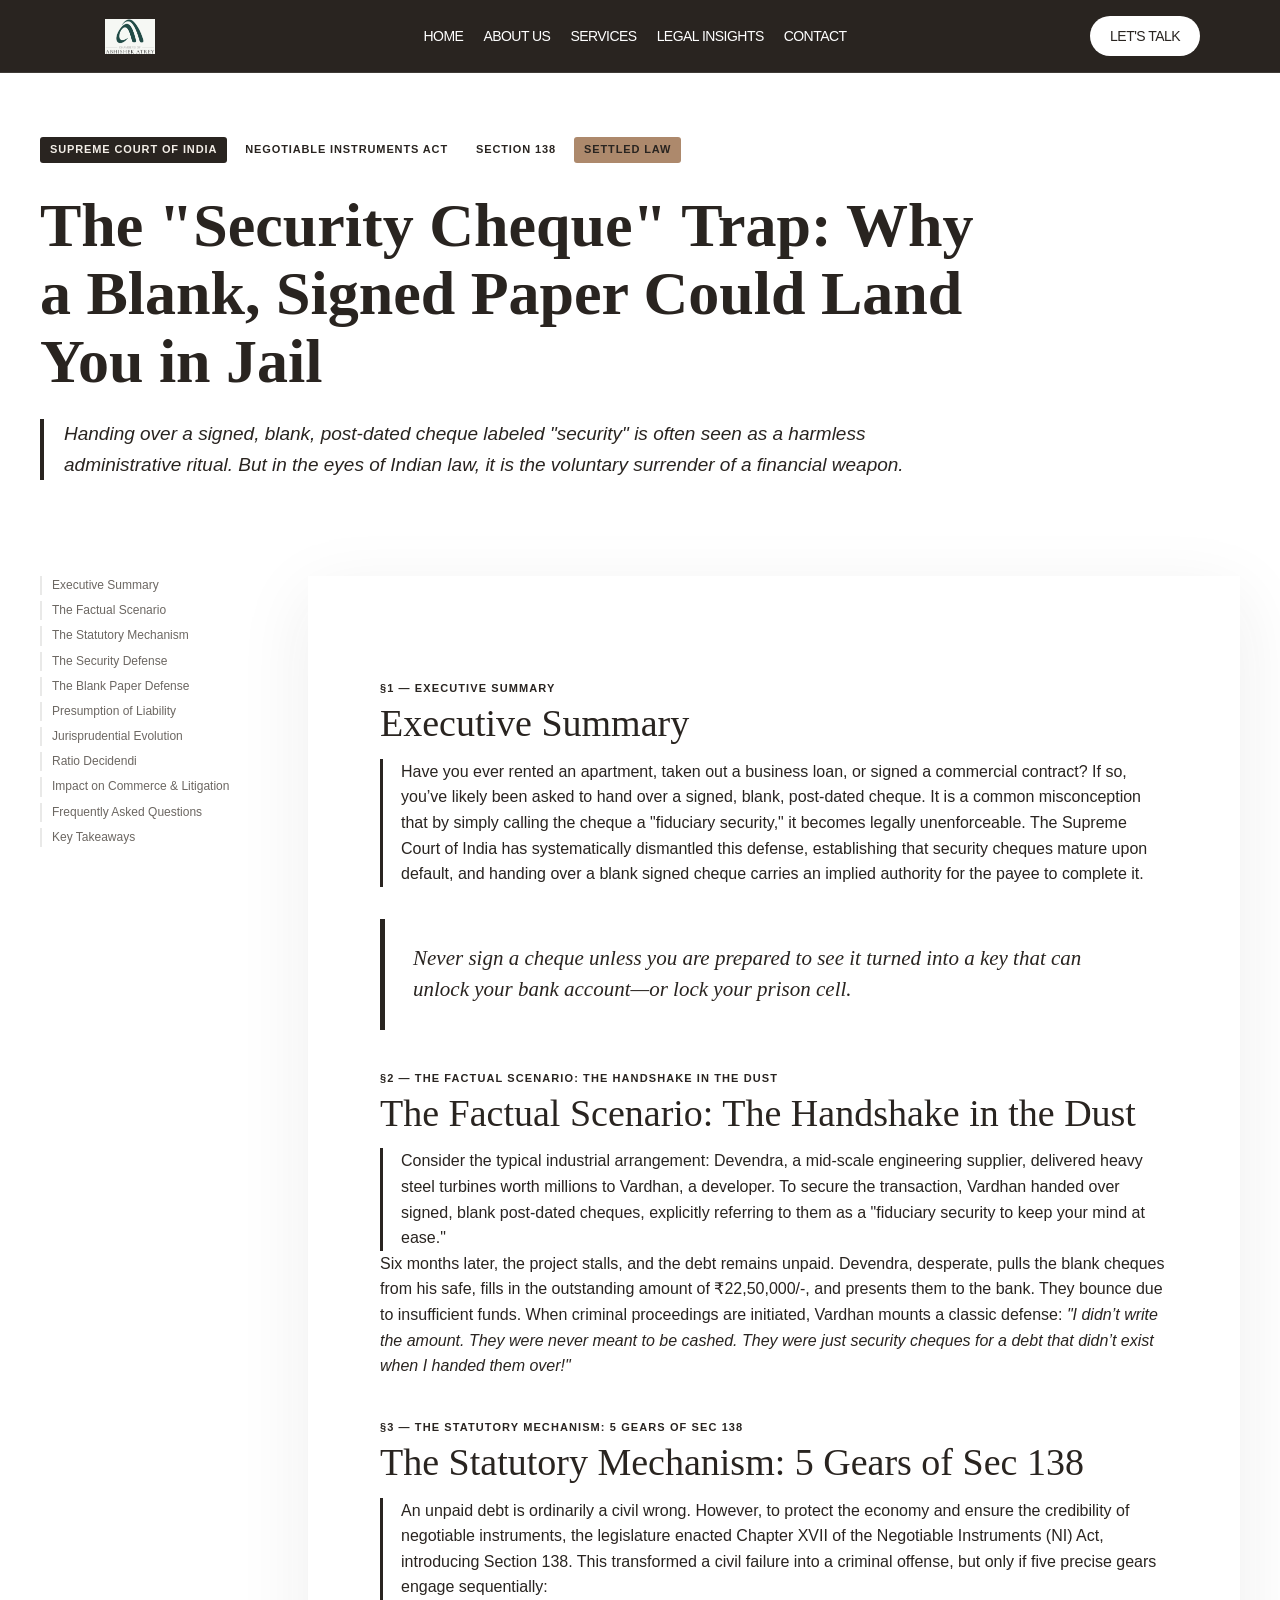
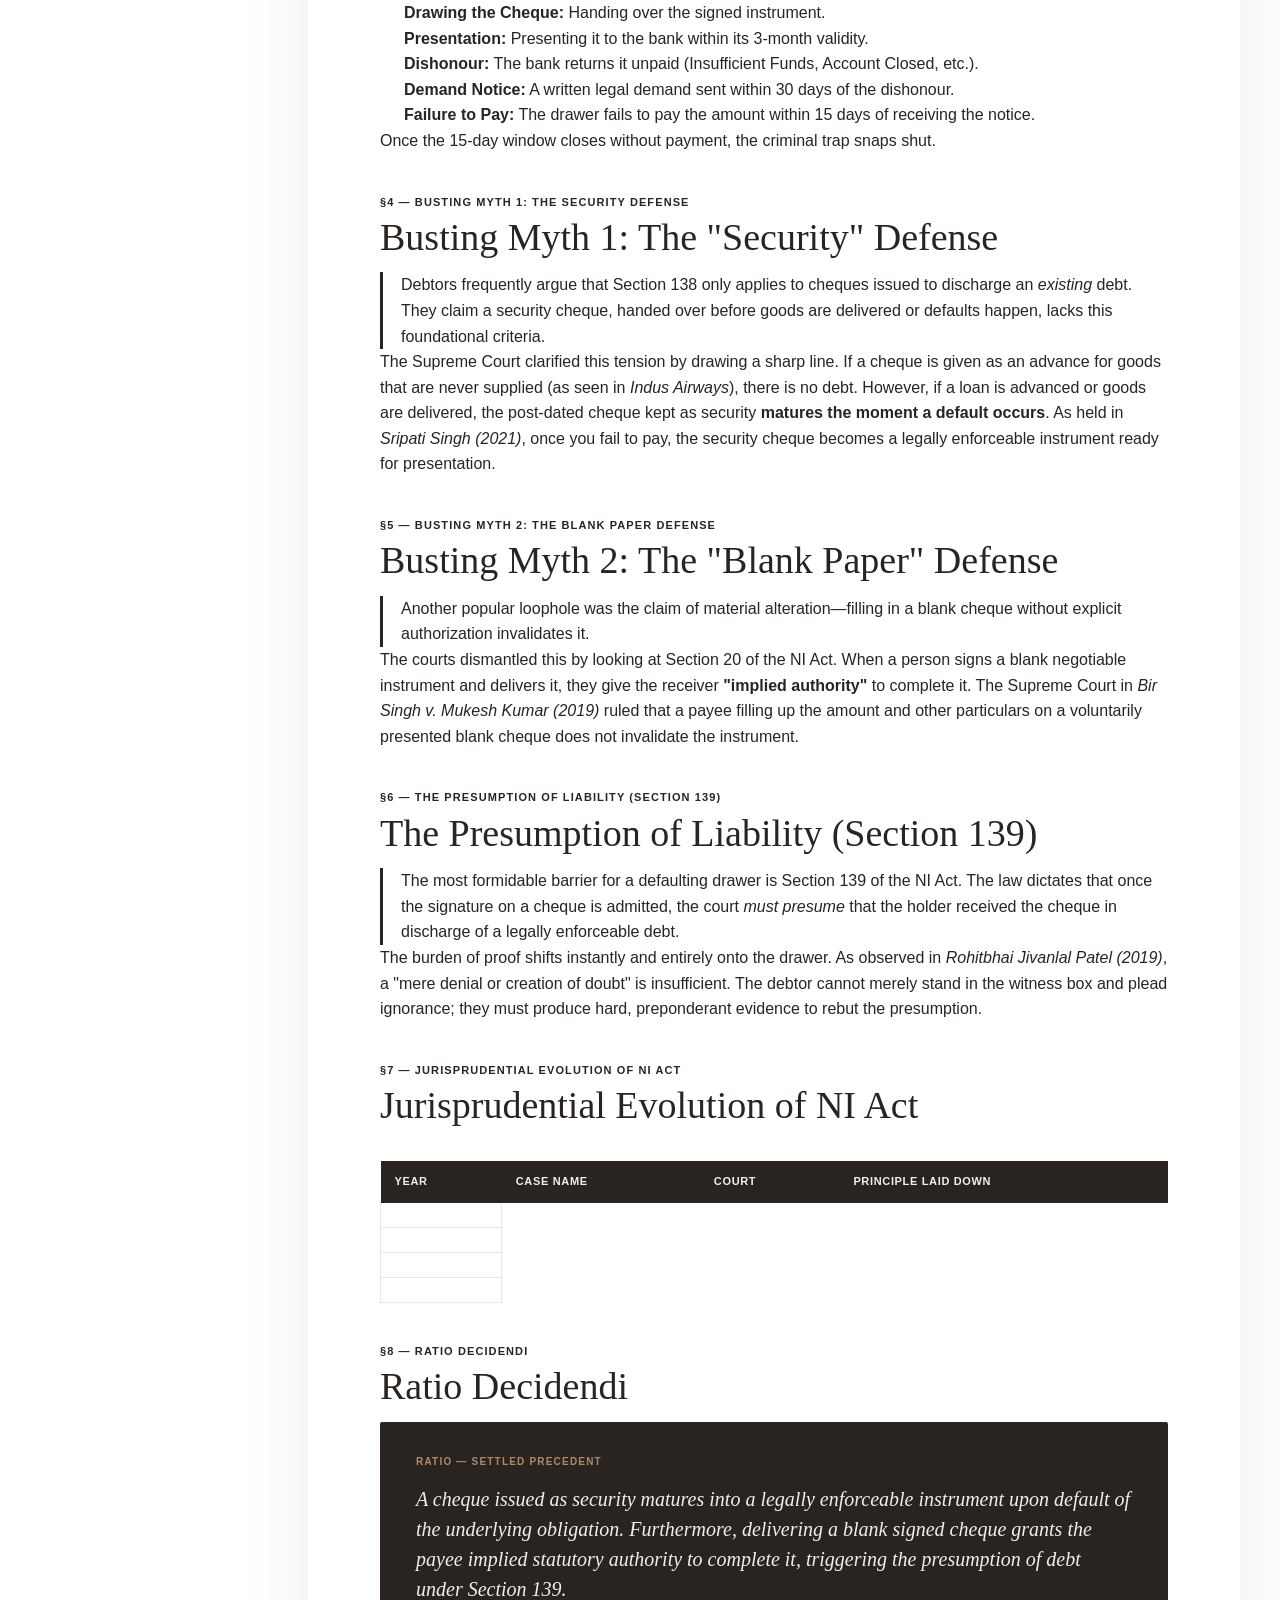
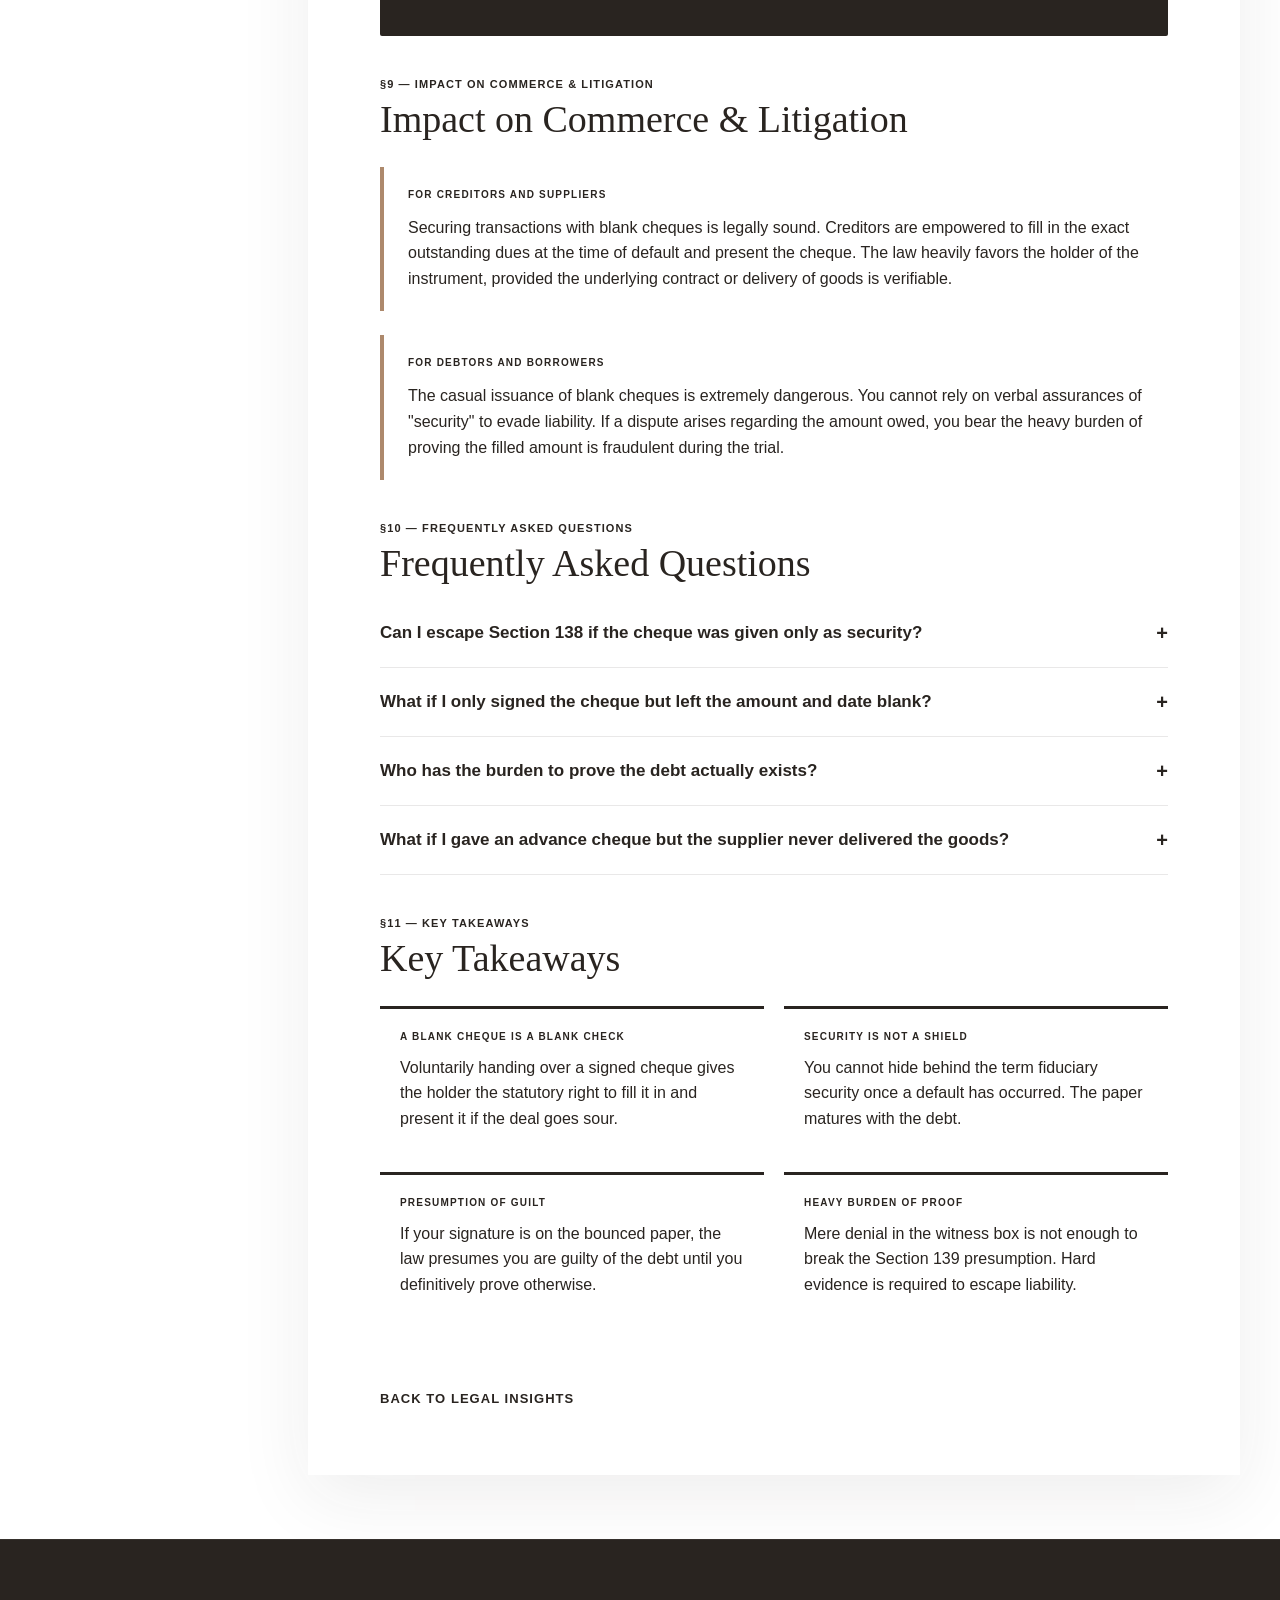
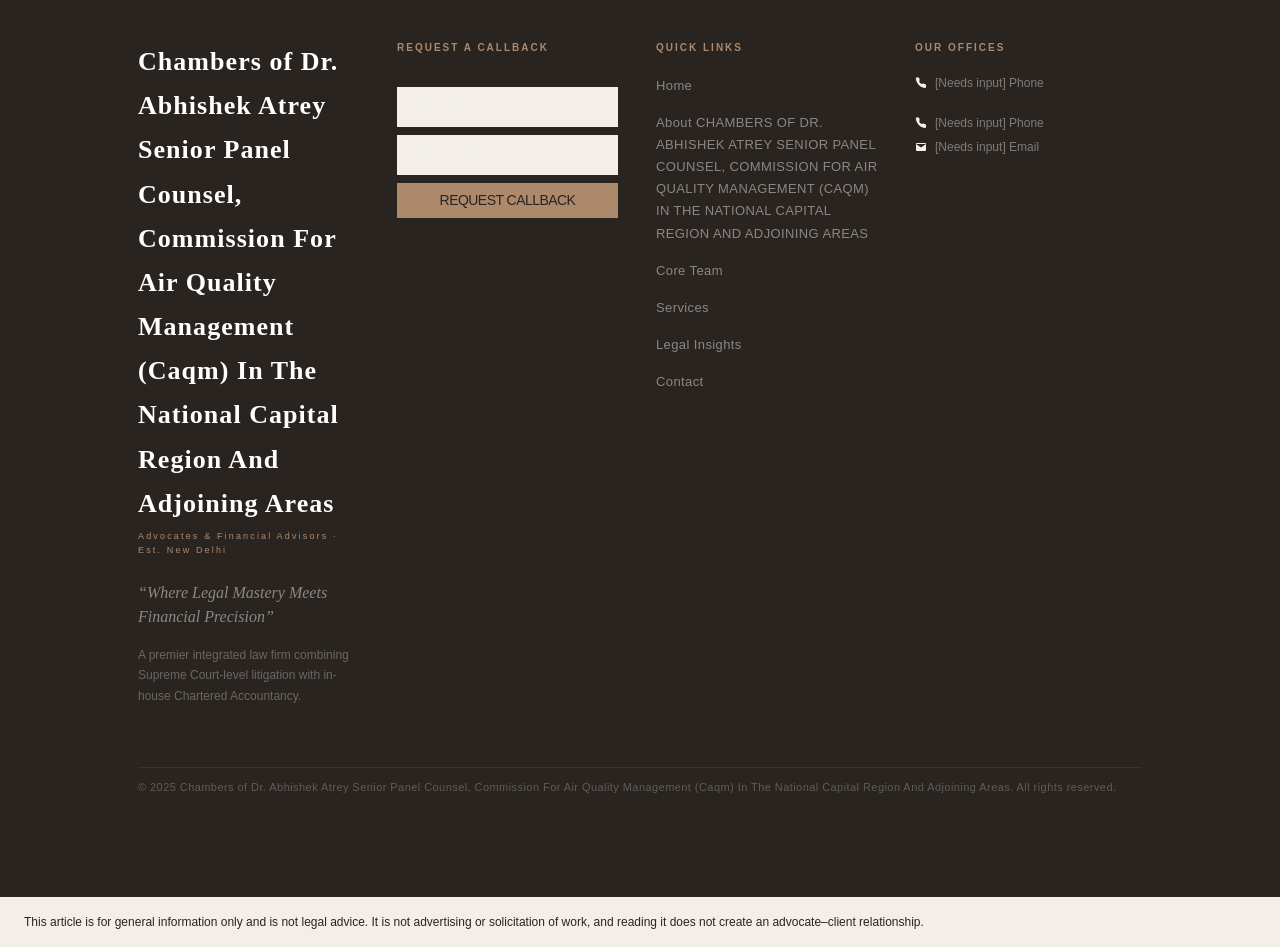
<file: blog/the-security-cheque-trap/index.html>
<!DOCTYPE html><html lang="en" class="jost_3e36cb27-module__GOVEQa__variable cormorant_garamond_97c65d7c-module__KWVokq__variable h-full"><head><meta charset="utf-8">
<meta http-equiv="Content-Security-Policy" content="default-src &#39;self&#39; data: blob:; script-src &#39;self&#39; &#39;unsafe-inline&#39; &#39;unsafe-eval&#39;; style-src &#39;self&#39; &#39;unsafe-inline&#39;; img-src &#39;self&#39; data: blob:; font-src &#39;self&#39; data:; media-src &#39;self&#39; data: blob:; connect-src &#39;self&#39;; frame-src &#39;self&#39;; worker-src &#39;self&#39; blob:; form-action &#39;self&#39;">


<meta name="viewport" content="width=device-width, initial-scale=1"><link rel="stylesheet" href="../../assets/site/_next/static/chunks/3c9st355b9h98.__q189041d8.css" data-precedence="next"><link rel="stylesheet" href="../../assets/site/_next/static/chunks/33ex3e_4hazko.__q189041d8.css" data-precedence="next"><link rel="preload" as="script" fetchpriority="low" href="../../assets/site/_next/static/chunks/0iq1i69206cyl.__q189041d8.js"><title>Chambers of Dr. Abhishek Atrey Senior Panel Counsel, Commission For Air Quality Management (Caqm) In The National Capital Region And Adjoining Areas</title><meta name="description" content="Rooted in Law, Refined Through Advocacy"><link rel="icon" href="../../assets/atrey/chambers-icon.png"><link rel="stylesheet" href="../../brand/brand.css">
<style data-sclf-ua-colours>:where(button,input,select,textarea){color:var(--sar-color-auto-000000, #292420)}:where(input,select,textarea){background-color:var(--sar-color-auto-ffffff, #f3eee7)}</style><style data-sclf-logo-fit>img[data-sclf-logo]{object-fit:contain!important;max-height:100%!important}</style></head><body class="min-h-full flex flex-col bg-white"><div hidden=""></div><div class="min-h-screen bg-[#f8f3eb] text-[#1a1a1a]"><header class="sticky top-0 z-50 border-b border-white/10 bg-[#6b1f2a]" data-sar-section="blog-the-security-cheque-trap/s01-navigation" data-sar-type="navigation"><div class="mx-auto flex w-full max-w-[1570px] items-center justify-between px-5 py-4 sm:px-8 md:px-12 lg:px-20"><a class="inline-flex items-center" href="../../index.html"><button type="button" class="inline-flex cursor-pointer items-center gap-2.5 transition-opacity duration-200 hover:opacity-80" aria-label="Go to home"><img alt="Chambers of Abhishek Atrey" width="100" height="35" decoding="async" data-nimg="1" class="h-[35px] w-[100px] object-contain transition-opacity duration-200 hover:opacity-80" style="color:transparent" src="../../assets/atrey/chambers-logo.png" data-sclf-logo=""></button></a><nav class="hidden items-center gap-5 md:flex"><a class="font-jost text-sm font-normal uppercase tracking-[-0.54px] text-[#f9f5ea] transition-opacity duration-200 hover:opacity-80" href="../../index.html">Home</a><a class="font-jost text-sm font-normal uppercase tracking-[-0.54px] text-[#f9f5ea] transition-opacity duration-200 hover:opacity-80" href="../../index.html#about-us">About Us</a><a class="font-jost text-sm font-normal uppercase tracking-[-0.54px] text-[#f9f5ea] transition-opacity duration-200 hover:opacity-80" href="../../index.html#services">Services</a><a class="font-jost text-sm font-normal uppercase tracking-[-0.54px] text-[#f9f5ea] transition-opacity duration-200 hover:opacity-80" href="../../blog/index.html">Legal Insights</a><a class="font-jost text-sm font-normal uppercase tracking-[-0.54px] text-[#f9f5ea] transition-opacity duration-200 hover:opacity-80" href="../../index.html#contact">Contact</a></nav><a class="rounded-full bg-[#f9f5ea] px-5 py-2.5 font-jost text-sm font-normal uppercase tracking-[-0.54px] text-[#1a1a1a] transition-all duration-200 hover:bg-white" href="../../index.html#contact">Let&#39;s talk</a></div></header>
<div class="w-full" data-sar-section="blog-the-security-cheque-trap/s02-faq" data-sar-type="faq"><main class="BlogArticle-module__iFhOjW__page"><header class="BlogArticle-module__iFhOjW__header"><div class="BlogArticle-module__iFhOjW__tagStrip"><span class="BlogArticle-module__iFhOjW__tag BlogArticle-module__iFhOjW__tagCourt">Supreme Court of India</span><span class="BlogArticle-module__iFhOjW__tag">Negotiable Instruments Act</span><span class="BlogArticle-module__iFhOjW__tag">Section 138</span><span class="BlogArticle-module__iFhOjW__tag BlogArticle-module__iFhOjW__tagStatusYes">Settled Law</span></div><h1>The &quot;Security Cheque&quot; Trap: Why a Blank, Signed Paper Could Land You in Jail</h1><p class="BlogArticle-module__iFhOjW__articleDeck">Handing over a signed, blank, post-dated cheque labeled &quot;security&quot; is often seen as a harmless administrative ritual. But in the eyes of Indian law, it is the voluntary surrender of a financial weapon.</p></header><div class="BlogArticle-module__iFhOjW__layout"><nav class="BlogArticle-module__iFhOjW__toc" aria-label=""><ul><li><a href="#executive-summary">Executive Summary</a></li><li><a href="#factual-scenario">The Factual Scenario</a></li><li><a href="#statutory-mechanism">The Statutory Mechanism</a></li><li><a href="#security-defense">The Security Defense</a></li><li><a href="#blank-paper-defense">The Blank Paper Defense</a></li><li><a href="#presumption-liability">Presumption of Liability</a></li><li><a href="#jurisprudential-evolution">Jurisprudential Evolution</a></li><li><a href="#ratio-decidendi">Ratio Decidendi</a></li><li><a href="#impact-on-practice">Impact on Commerce &amp; Litigation</a></li><li><a href="#frequently-asked-questions">Frequently Asked Questions</a></li><li><a href="#key-takeaways">Key Takeaways</a></li></ul></nav><article class="BlogArticle-module__iFhOjW__articleBody"><h2 id="executive-summary" data-section="§1 — Executive Summary">Executive Summary</h2><p>Have you ever rented an apartment, taken out a business loan, or signed a commercial contract? If so, you’ve likely been asked to hand over a signed, blank, post-dated cheque. It is a common misconception that by simply calling the cheque a &quot;fiduciary security,&quot; it becomes legally unenforceable. The Supreme Court of India has systematically dismantled this defense, establishing that security cheques mature upon default, and handing over a blank signed cheque carries an implied authority for the payee to complete it.</p><p class="BlogArticle-module__iFhOjW__pullQuote">Never sign a cheque unless you are prepared to see it turned into a key that can unlock your bank account—or lock your prison cell.</p><h2 id="factual-scenario" data-section="§2 — The Factual Scenario: The Handshake in the Dust">The Factual Scenario: The Handshake in the Dust</h2><p>Consider the typical industrial arrangement: Devendra, a mid-scale engineering supplier, delivered heavy steel turbines worth millions to Vardhan, a developer. To secure the transaction, Vardhan handed over signed, blank post-dated cheques, explicitly referring to them as a &quot;fiduciary security to keep your mind at ease.&quot;</p><p>Six months later, the project stalls, and the debt remains unpaid. Devendra, desperate, pulls the blank cheques from his safe, fills in the outstanding amount of ₹22,50,000/-, and presents them to the bank. They bounce due to insufficient funds. When criminal proceedings are initiated, Vardhan mounts a classic defense: <em>"I didn’t write the amount. They were never meant to be cashed. They were just security cheques for a debt that didn’t exist when I handed them over!"</em></p><h2 id="statutory-mechanism" data-section="§3 — The Statutory Mechanism: 5 Gears of Sec 138">The Statutory Mechanism: 5 Gears of Sec 138</h2><p>An unpaid debt is ordinarily a civil wrong. However, to protect the economy and ensure the credibility of negotiable instruments, the legislature enacted Chapter XVII of the Negotiable Instruments (NI) Act, introducing Section 138. This transformed a civil failure into a criminal offense, but only if five precise gears engage sequentially:</p><ol><li><strong>Drawing the Cheque:</strong> Handing over the signed instrument.</li><li><strong>Presentation:</strong> Presenting it to the bank within its 3-month validity.</li><li><strong>Dishonour:</strong> The bank returns it unpaid (Insufficient Funds, Account Closed, etc.).</li><li><strong>Demand Notice:</strong> A written legal demand sent within 30 days of the dishonour.</li><li><strong>Failure to Pay:</strong> The drawer fails to pay the amount within 15 days of receiving the notice.</li></ol><p>Once the 15-day window closes without payment, the criminal trap snaps shut.</p><h2 id="security-defense" data-section="§4 — Busting Myth 1: The Security Defense">Busting Myth 1: The &quot;Security&quot; Defense</h2><p>Debtors frequently argue that Section 138 only applies to cheques issued to discharge an <em>existing</em> debt. They claim a security cheque, handed over before goods are delivered or defaults happen, lacks this foundational criteria.</p><p>The Supreme Court clarified this tension by drawing a sharp line. If a cheque is given as an advance for goods that are never supplied (as seen in <em>Indus Airways</em>), there is no debt. However, if a loan is advanced or goods are delivered, the post-dated cheque kept as security <strong>matures the moment a default occurs</strong>. As held in <em>Sripati Singh (2021)</em>, once you fail to pay, the security cheque becomes a legally enforceable instrument ready for presentation.</p><h2 id="blank-paper-defense" data-section="§5 — Busting Myth 2: The Blank Paper Defense">Busting Myth 2: The &quot;Blank Paper&quot; Defense</h2><p>Another popular loophole was the claim of material alteration—filling in a blank cheque without explicit authorization invalidates it.</p><p>The courts dismantled this by looking at Section 20 of the NI Act. When a person signs a blank negotiable instrument and delivers it, they give the receiver <strong>"implied authority"</strong> to complete it. The Supreme Court in <em>Bir Singh v. Mukesh Kumar (2019)</em> ruled that a payee filling up the amount and other particulars on a voluntarily presented blank cheque does not invalidate the instrument.</p><h2 id="presumption-liability" data-section="§6 — The Presumption of Liability (Section 139)">The Presumption of Liability (Section 139)</h2><p>The most formidable barrier for a defaulting drawer is Section 139 of the NI Act. The law dictates that once the signature on a cheque is admitted, the court <em>must presume</em> that the holder received the cheque in discharge of a legally enforceable debt.</p><p>The burden of proof shifts instantly and entirely onto the drawer. As observed in <em>Rohitbhai Jivanlal Patel (2019)</em>, a "mere denial or creation of doubt" is insufficient. The debtor cannot merely stand in the witness box and plead ignorance; they must produce hard, preponderant evidence to rebut the presumption.</p><h2 id="jurisprudential-evolution" data-section="§7 — Jurisprudential Evolution of NI Act">Jurisprudential Evolution of NI Act</h2><table><thead><tr><th>Year</th><th>Case Name</th><th>Court</th><th>Principle Laid Down</th></tr></thead><tbody><tr><td></td></tr><tr><td></td></tr><tr><td></td></tr><tr><td></td></tr></tbody></table><h2 id="ratio-decidendi" data-section="§8 — Ratio Decidendi">Ratio Decidendi</h2><div class="BlogArticle-module__iFhOjW__verdictBox"><span class="BlogArticle-module__iFhOjW__ratioLabel">Ratio — Settled Precedent</span><p class="BlogArticle-module__iFhOjW__verdictText">A cheque issued as security matures into a legally enforceable instrument upon default of the underlying obligation. Furthermore, delivering a blank signed cheque grants the payee implied statutory authority to complete it, triggering the presumption of debt under Section 139.</p></div><h2 id="impact-on-practice" data-section="§9 — Impact on Commerce &amp; Litigation">Impact on Commerce &amp; Litigation</h2><div class="BlogArticle-module__iFhOjW__perspective"><h3>For Creditors and Suppliers</h3><p>Securing transactions with blank cheques is legally sound. Creditors are empowered to fill in the exact outstanding dues at the time of default and present the cheque. The law heavily favors the holder of the instrument, provided the underlying contract or delivery of goods is verifiable.</p></div><div class="BlogArticle-module__iFhOjW__perspective"><h3>For Debtors and Borrowers</h3><p>The casual issuance of blank cheques is extremely dangerous. You cannot rely on verbal assurances of &quot;security&quot; to evade liability. If a dispute arises regarding the amount owed, you bear the heavy burden of proving the filled amount is fraudulent during the trial.</p></div><h2 id="frequently-asked-questions" data-section="§10 — Frequently Asked Questions">Frequently Asked Questions</h2><div><details class="BlogArticle-module__iFhOjW__faqItem"><summary class="BlogArticle-module__iFhOjW__faqQuestion">Can I escape Section 138 if the cheque was given only as security?</summary><div class="BlogArticle-module__iFhOjW__faqAnswer"><p>No. If the underlying loan was disbursed or goods were delivered, a security cheque matures the moment you default on payment. If it bounces, Section 138 applies.</p></div></details><details class="BlogArticle-module__iFhOjW__faqItem"><summary class="BlogArticle-module__iFhOjW__faqQuestion">What if I only signed the cheque but left the amount and date blank?</summary><div class="BlogArticle-module__iFhOjW__faqAnswer"><p>Under Section 20 of the NI Act, handing over a blank signed cheque gives the receiver implied authority to fill it in. The court will not consider it a material alteration or fraud by default.</p></div></details><details class="BlogArticle-module__iFhOjW__faqItem"><summary class="BlogArticle-module__iFhOjW__faqQuestion">Who has the burden to prove the debt actually exists?</summary><div class="BlogArticle-module__iFhOjW__faqAnswer"><p>You do. Under Section 139, once you admit your signature is on the cheque, the court legally presumes you owe the debt. You must provide hard evidence to prove otherwise.</p></div></details><details class="BlogArticle-module__iFhOjW__faqItem"><summary class="BlogArticle-module__iFhOjW__faqQuestion">What if I gave an advance cheque but the supplier never delivered the goods?</summary><div class="BlogArticle-module__iFhOjW__faqAnswer"><p>In this specific scenario, relying on the <em>Indus Airways</em> precedent, since the transaction was never completed and no goods were supplied, there is no existing debt. Section 138 would not apply.</p></div></details></div><h2 id="key-takeaways" data-section="§11 — Key Takeaways">Key Takeaways</h2><div class="BlogArticle-module__iFhOjW__takeaways"><div class="BlogArticle-module__iFhOjW__takeaway"><span class="BlogArticle-module__iFhOjW__takeawayLabel">A Blank Cheque is a Blank Check</span><p>Voluntarily handing over a signed cheque gives the holder the statutory right to fill it in and present it if the deal goes sour.</p></div><div class="BlogArticle-module__iFhOjW__takeaway"><span class="BlogArticle-module__iFhOjW__takeawayLabel">Security is Not a Shield</span><p>You cannot hide behind the term fiduciary security once a default has occurred. The paper matures with the debt.</p></div><div class="BlogArticle-module__iFhOjW__takeaway"><span class="BlogArticle-module__iFhOjW__takeawayLabel">Presumption of Guilt</span><p>If your signature is on the bounced paper, the law presumes you are guilty of the debt until you definitively prove otherwise.</p></div><div class="BlogArticle-module__iFhOjW__takeaway"><span class="BlogArticle-module__iFhOjW__takeawayLabel">Heavy Burden of Proof</span><p>Mere denial in the witness box is not enough to break the Section 139 presumption. Hard evidence is required to escape liability.</p></div></div><a class="BlogArticle-module__iFhOjW__backLink" href="../../blog/index.html">Back to Legal Insights</a></article></div></main></div>
<footer class="relative flex w-full flex-col border-t border-white/[0.06] bg-[#111] px-5 sm:px-8 md:px-16 lg:px-[138px] py-14 md:py-[100px] mx-auto overflow-hidden" data-sar-section="blog-the-security-cheque-trap/s03-footer" data-sar-type="footer"><div class="flex w-full flex-col gap-10 md:gap-[61px]"><div class="grid grid-cols-1 sm:grid-cols-2 lg:grid-cols-4 gap-10 md:gap-8"><div data-reveal="true" class="sm:col-span-2 lg:col-span-1 max-w-[318px]" style="translate: none; rotate: none; scale: none; transform: translate(0px, 0px); opacity: 1;"><p class="font-cormorant text-[22px] md:text-[26px] font-semibold leading-[44.2px] tracking-[1.04px] text-white">Chambers of Dr. Abhishek Atrey Senior Panel Counsel, Commission For Air Quality Management (Caqm) In The National Capital Region And Adjoining Areas</p><p class="mt-1 font-jost text-[9px] tracking-[2.16px] text-[#b8935a]">Advocates &amp; Financial Advisors · Est. New Delhi</p><p class="mt-6 font-cormorant text-base italic leading-6 text-white/45">“Where Legal Mastery Meets Financial Precision”</p><p class="mt-4 font-jost text-xs font-light leading-[20.4px] text-white/30">A premier integrated law firm combining Supreme Court-level litigation with in-house Chartered Accountancy.</p></div><div data-reveal="true" class="w-full lg:w-[221px]" style="translate: none; rotate: none; scale: none; transform: translate(0px, 0px); opacity: 1;"><p class="font-jost text-[10px] font-semibold uppercase tracking-[2px] text-[#b8935a]">Request a Callback</p><input type="text" placeholder="Your Name" class="input-gold mt-6 md:mt-8 block h-10 w-full border border-white/10 bg-white/[0.05] px-3.5 font-jost text-xs text-white placeholder:text-white/25"><input type="tel" placeholder="Mobile Number" class="input-gold mt-2 block h-10 w-full border border-white/10 bg-white/[0.05] px-3.5 font-jost text-xs text-white placeholder:text-white/25"><button type="button" class="cursor-pointer mt-2 h-[35px] w-full bg-[#b8935a] font-jost text-sm uppercase tracking-[-0.54px] text-[#1a1a1a] transition-all duration-200 hover:bg-[#c9a46b] hover:shadow-md active:scale-[0.98]">Request Callback</button></div><div data-reveal="true" style="translate: none; rotate: none; scale: none; transform: translate(0px, 0px); opacity: 1;"><p class="font-jost text-[10px] font-semibold uppercase tracking-[2px] text-[#b8935a]">Quick Links</p><ul class="mt-5 space-y-[15px] font-jost text-[13px] font-light leading-[22.1px] tracking-[0.39px] text-white/45"><li><a class="transition-colors duration-200 hover:text-white/70" href="#">Home</a></li><li><a class="transition-colors duration-200 hover:text-white/70" href="#about-us">About CHAMBERS OF DR. ABHISHEK ATREY SENIOR PANEL COUNSEL, COMMISSION FOR AIR QUALITY MANAGEMENT (CAQM) IN THE NATIONAL CAPITAL REGION AND ADJOINING AREAS</a></li><li><a class="transition-colors duration-200 hover:text-white/70" href="#team">Core Team</a></li><li><a class="transition-colors duration-200 hover:text-white/70" href="#services">Services</a></li><li><a class="transition-colors duration-200 hover:text-white/70" href="#blogs">Legal Insights</a></li><li><a class="transition-colors duration-200 hover:text-white/70" href="#contact">Contact</a></li></ul></div><div data-reveal="true" style="translate: none; rotate: none; scale: none; transform: translate(0px, 0px); opacity: 1;"><p class="font-jost text-[10px] font-semibold uppercase tracking-[2px] text-[#b8935a]">Our Offices</p><div class="mt-5 space-y-6"><div><p class="font-jost text-[11px] tracking-[1.1px] text-white/55"></p><p class="font-jost text-xs font-light leading-[20.4px] text-white/40"></p><div class="mt-2 flex items-center gap-2"><img alt="" loading="lazy" width="12" height="12" decoding="async" data-nimg="1" style="color:transparent" src="../../assets/site/images/footer-phone.__q189041d8.svg"><span class="font-jost text-xs font-light text-white/40 transition-colors hover:text-white/60">[Needs input] Phone</span></div></div><div><p class="font-jost text-[11px] tracking-[1.1px] text-white/55"></p><p class="font-jost text-xs font-light leading-[20.4px] text-white/40"></p><div class="mt-2 flex items-center gap-2"><img alt="" loading="lazy" width="12" height="12" decoding="async" data-nimg="1" style="color:transparent" src="../../assets/site/images/footer-phone.__q189041d8.svg"><span class="font-jost text-xs font-light text-white/40 transition-colors hover:text-white/60">[Needs input] Phone</span></div><div class="mt-2 flex items-center gap-2"><img alt="" loading="lazy" width="12" height="12" decoding="async" data-nimg="1" style="color:transparent" src="../../assets/site/images/footer-email.__q189041d8.svg"><span class="font-jost text-xs font-light text-white/40 break-all transition-colors hover:text-white/60">[Needs input] Email</span></div></div></div></div></div><div data-reveal="true" class="border-t border-white/[0.07] pt-2.5" style="translate: none; rotate: none; scale: none; transform: translate(0px, 0px); opacity: 1;"><div class="flex flex-col sm:flex-row items-start sm:items-center justify-between gap-2 font-jost text-[11px] font-light leading-[18.7px]"><p class="tracking-[0.44px] text-white/25">© 2025 Chambers of Dr. Abhishek Atrey Senior Panel Counsel, Commission For Air Quality Management (Caqm) In The National Capital Region And Adjoining Areas. All rights reserved.</p><p class="text-white/20"></p></div></div></div></footer>
</div><next-route-announcer style="position: absolute;"></next-route-announcer><aside data-sclf-disclaimer style="padding:16px 24px;font-size:12px;line-height:1.5;color:var(--sar-color-auto-000000, #292420);background-color:var(--sar-color-auto-ffffff, #f3eee7)">This article is for general information only and is not legal advice. It is not advertising or solicitation of work, and reading it does not create an advocate–client relationship.</aside></body></html>
</file>
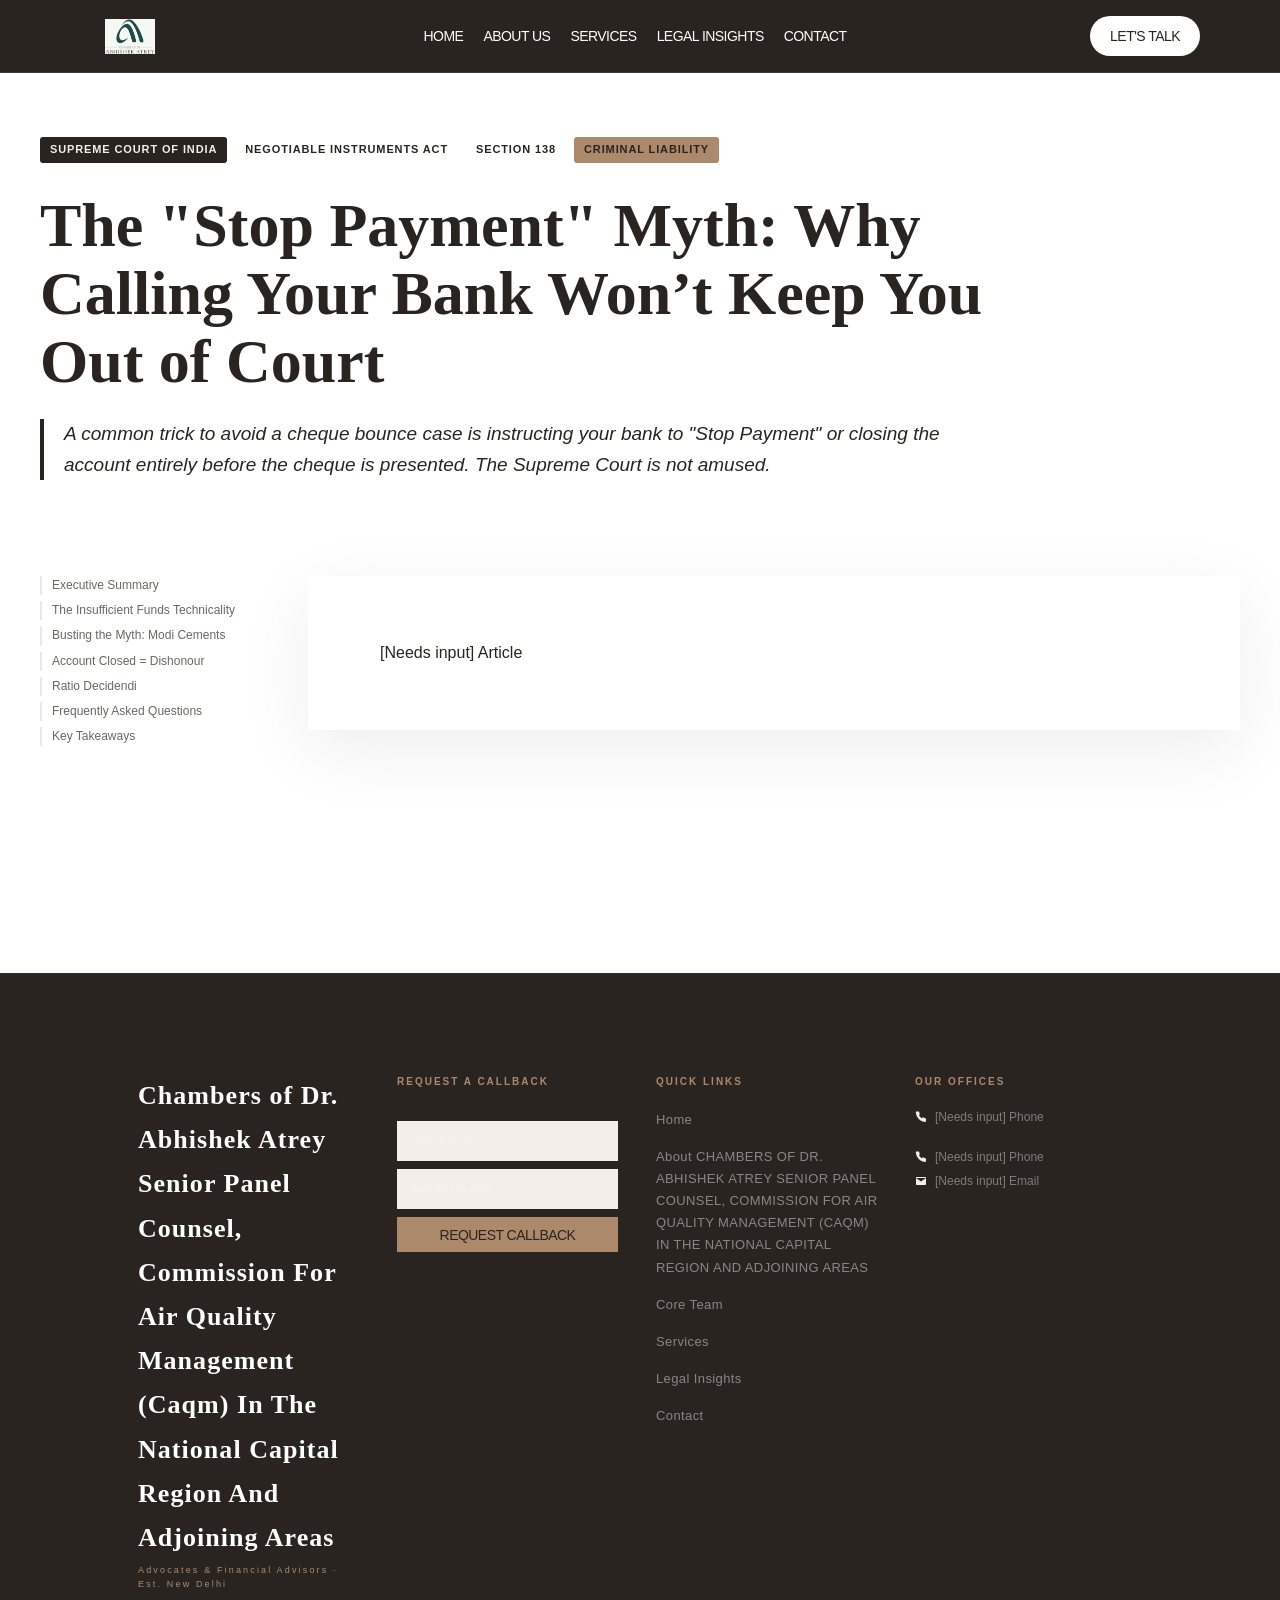
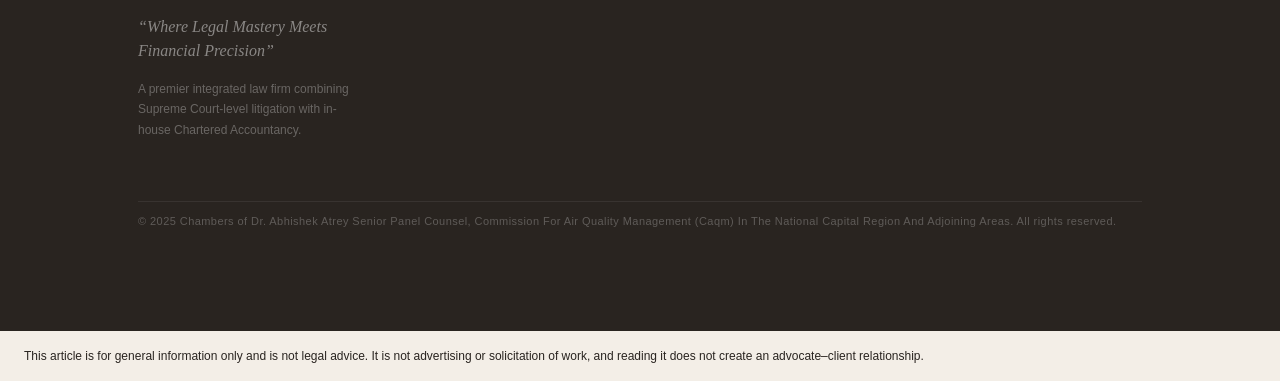
<file: blog/the-stop-payment-myth/index.html>
<!DOCTYPE html><html lang="en" class="jost_3e36cb27-module__GOVEQa__variable cormorant_garamond_97c65d7c-module__KWVokq__variable h-full"><head><meta charset="utf-8">
<meta http-equiv="Content-Security-Policy" content="default-src &#39;self&#39; data: blob:; script-src &#39;self&#39; &#39;unsafe-inline&#39; &#39;unsafe-eval&#39;; style-src &#39;self&#39; &#39;unsafe-inline&#39;; img-src &#39;self&#39; data: blob:; font-src &#39;self&#39; data:; media-src &#39;self&#39; data: blob:; connect-src &#39;self&#39;; frame-src &#39;self&#39;; worker-src &#39;self&#39; blob:; form-action &#39;self&#39;">


<meta name="viewport" content="width=device-width, initial-scale=1"><link rel="stylesheet" href="../../assets/site/_next/static/chunks/3c9st355b9h98.__q189041d8.css" data-precedence="next"><link rel="stylesheet" href="../../assets/site/_next/static/chunks/33ex3e_4hazko.__q189041d8.css" data-precedence="next"><link rel="preload" as="script" fetchpriority="low" href="../../assets/site/_next/static/chunks/0iq1i69206cyl.__q189041d8.js"><title>Chambers of Dr. Abhishek Atrey Senior Panel Counsel, Commission For Air Quality Management (Caqm) In The National Capital Region And Adjoining Areas</title><meta name="description" content="Rooted in Law, Refined Through Advocacy"><link rel="icon" href="../../assets/atrey/chambers-icon.png"><link rel="stylesheet" href="../../brand/brand.css">
<style data-sclf-ua-colours>:where(button,input,select,textarea){color:var(--sar-color-auto-000000, #292420)}:where(input,select,textarea){background-color:var(--sar-color-auto-ffffff, #f3eee7)}</style><style data-sclf-logo-fit>img[data-sclf-logo]{object-fit:contain!important;max-height:100%!important}</style></head><body class="min-h-full flex flex-col bg-white"><div hidden=""></div><div class="min-h-screen bg-[#f8f3eb] text-[#1a1a1a]"><header class="sticky top-0 z-50 border-b border-white/10 bg-[#6b1f2a]" data-sar-section="blog-the-stop-payment-myth/s01-navigation" data-sar-type="navigation"><div class="mx-auto flex w-full max-w-[1570px] items-center justify-between px-5 py-4 sm:px-8 md:px-12 lg:px-20"><a class="inline-flex items-center" href="../../index.html"><button type="button" class="inline-flex cursor-pointer items-center gap-2.5 transition-opacity duration-200 hover:opacity-80" aria-label="Go to home"><img alt="Chambers of Abhishek Atrey" width="100" height="35" decoding="async" data-nimg="1" class="h-[35px] w-[100px] object-contain transition-opacity duration-200 hover:opacity-80" style="color:transparent" src="../../assets/atrey/chambers-logo.png" data-sclf-logo=""></button></a><nav class="hidden items-center gap-5 md:flex"><a class="font-jost text-sm font-normal uppercase tracking-[-0.54px] text-[#f9f5ea] transition-opacity duration-200 hover:opacity-80" href="../../index.html">Home</a><a class="font-jost text-sm font-normal uppercase tracking-[-0.54px] text-[#f9f5ea] transition-opacity duration-200 hover:opacity-80" href="../../index.html#about-us">About Us</a><a class="font-jost text-sm font-normal uppercase tracking-[-0.54px] text-[#f9f5ea] transition-opacity duration-200 hover:opacity-80" href="../../index.html#services">Services</a><a class="font-jost text-sm font-normal uppercase tracking-[-0.54px] text-[#f9f5ea] transition-opacity duration-200 hover:opacity-80" href="../../blog/index.html">Legal Insights</a><a class="font-jost text-sm font-normal uppercase tracking-[-0.54px] text-[#f9f5ea] transition-opacity duration-200 hover:opacity-80" href="../../index.html#contact">Contact</a></nav><a class="rounded-full bg-[#f9f5ea] px-5 py-2.5 font-jost text-sm font-normal uppercase tracking-[-0.54px] text-[#1a1a1a] transition-all duration-200 hover:bg-white" href="../../index.html#contact">Let&#39;s talk</a></div></header>
<div class="w-full" data-sar-section="blog-the-stop-payment-myth/s02-faq" data-sar-type="faq"><main class="BlogArticle-module__iFhOjW__page"><header class="BlogArticle-module__iFhOjW__header"><div class="BlogArticle-module__iFhOjW__tagStrip"><span class="BlogArticle-module__iFhOjW__tag BlogArticle-module__iFhOjW__tagCourt">Supreme Court of India</span><span class="BlogArticle-module__iFhOjW__tag">Negotiable Instruments Act</span><span class="BlogArticle-module__iFhOjW__tag">Section 138</span><span class="BlogArticle-module__iFhOjW__tag BlogArticle-module__iFhOjW__tagStatusYes">Criminal Liability</span></div><h1>The &quot;Stop Payment&quot; Myth: Why Calling Your Bank Won’t Keep You Out of Court</h1><p class="BlogArticle-module__iFhOjW__articleDeck">A common trick to avoid a cheque bounce case is instructing your bank to &quot;Stop Payment&quot; or closing the account entirely before the cheque is presented. The Supreme Court is not amused.</p></header><div class="BlogArticle-module__iFhOjW__layout"><nav class="BlogArticle-module__iFhOjW__toc" aria-label=""><ul><li><a href="#executive-summary">Executive Summary</a></li><li><a href="#the-technicality">The Insufficient Funds Technicality</a></li><li><a href="#modi-cements">Busting the Myth: Modi Cements</a></li><li><a href="#account-closed">Account Closed = Dishonour</a></li><li><a href="#ratio-decidendi">Ratio Decidendi</a></li><li><a href="#frequently-asked-questions">Frequently Asked Questions</a></li><li><a href="#key-takeaways">Key Takeaways</a></li></ul></nav><article class="BlogArticle-module__iFhOjW__articleBody"><p>[Needs input] Article</p></article></div></main></div>
<footer class="relative flex w-full flex-col border-t border-white/[0.06] bg-[#111] px-5 sm:px-8 md:px-16 lg:px-[138px] py-14 md:py-[100px] mx-auto overflow-hidden" data-sar-section="blog-the-stop-payment-myth/s03-footer" data-sar-type="footer"><div class="flex w-full flex-col gap-10 md:gap-[61px]"><div class="grid grid-cols-1 sm:grid-cols-2 lg:grid-cols-4 gap-10 md:gap-8"><div data-reveal="true" class="sm:col-span-2 lg:col-span-1 max-w-[318px]" style="translate: none; rotate: none; scale: none; transform: translate(0px, 0px); opacity: 1;"><p class="font-cormorant text-[22px] md:text-[26px] font-semibold leading-[44.2px] tracking-[1.04px] text-white">Chambers of Dr. Abhishek Atrey Senior Panel Counsel, Commission For Air Quality Management (Caqm) In The National Capital Region And Adjoining Areas</p><p class="mt-1 font-jost text-[9px] tracking-[2.16px] text-[#b8935a]">Advocates &amp; Financial Advisors · Est. New Delhi</p><p class="mt-6 font-cormorant text-base italic leading-6 text-white/45">“Where Legal Mastery Meets Financial Precision”</p><p class="mt-4 font-jost text-xs font-light leading-[20.4px] text-white/30">A premier integrated law firm combining Supreme Court-level litigation with in-house Chartered Accountancy.</p></div><div data-reveal="true" class="w-full lg:w-[221px]" style="translate: none; rotate: none; scale: none; transform: translate(0px, 0px); opacity: 1;"><p class="font-jost text-[10px] font-semibold uppercase tracking-[2px] text-[#b8935a]">Request a Callback</p><input type="text" placeholder="Your Name" class="input-gold mt-6 md:mt-8 block h-10 w-full border border-white/10 bg-white/[0.05] px-3.5 font-jost text-xs text-white placeholder:text-white/25"><input type="tel" placeholder="Mobile Number" class="input-gold mt-2 block h-10 w-full border border-white/10 bg-white/[0.05] px-3.5 font-jost text-xs text-white placeholder:text-white/25"><button type="button" class="cursor-pointer mt-2 h-[35px] w-full bg-[#b8935a] font-jost text-sm uppercase tracking-[-0.54px] text-[#1a1a1a] transition-all duration-200 hover:bg-[#c9a46b] hover:shadow-md active:scale-[0.98]">Request Callback</button></div><div data-reveal="true" style="translate: none; rotate: none; scale: none; transform: translate(0px, 0px); opacity: 1;"><p class="font-jost text-[10px] font-semibold uppercase tracking-[2px] text-[#b8935a]">Quick Links</p><ul class="mt-5 space-y-[15px] font-jost text-[13px] font-light leading-[22.1px] tracking-[0.39px] text-white/45"><li><a class="transition-colors duration-200 hover:text-white/70" href="#">Home</a></li><li><a class="transition-colors duration-200 hover:text-white/70" href="#about-us">About CHAMBERS OF DR. ABHISHEK ATREY SENIOR PANEL COUNSEL, COMMISSION FOR AIR QUALITY MANAGEMENT (CAQM) IN THE NATIONAL CAPITAL REGION AND ADJOINING AREAS</a></li><li><a class="transition-colors duration-200 hover:text-white/70" href="#team">Core Team</a></li><li><a class="transition-colors duration-200 hover:text-white/70" href="#services">Services</a></li><li><a class="transition-colors duration-200 hover:text-white/70" href="#blogs">Legal Insights</a></li><li><a class="transition-colors duration-200 hover:text-white/70" href="#contact">Contact</a></li></ul></div><div data-reveal="true" style="translate: none; rotate: none; scale: none; transform: translate(0px, 0px); opacity: 1;"><p class="font-jost text-[10px] font-semibold uppercase tracking-[2px] text-[#b8935a]">Our Offices</p><div class="mt-5 space-y-6"><div><p class="font-jost text-[11px] tracking-[1.1px] text-white/55"></p><p class="font-jost text-xs font-light leading-[20.4px] text-white/40"></p><div class="mt-2 flex items-center gap-2"><img alt="" loading="lazy" width="12" height="12" decoding="async" data-nimg="1" style="color:transparent" src="../../assets/site/images/footer-phone.__q189041d8.svg"><span class="font-jost text-xs font-light text-white/40 transition-colors hover:text-white/60">[Needs input] Phone</span></div></div><div><p class="font-jost text-[11px] tracking-[1.1px] text-white/55"></p><p class="font-jost text-xs font-light leading-[20.4px] text-white/40"></p><div class="mt-2 flex items-center gap-2"><img alt="" loading="lazy" width="12" height="12" decoding="async" data-nimg="1" style="color:transparent" src="../../assets/site/images/footer-phone.__q189041d8.svg"><span class="font-jost text-xs font-light text-white/40 transition-colors hover:text-white/60">[Needs input] Phone</span></div><div class="mt-2 flex items-center gap-2"><img alt="" loading="lazy" width="12" height="12" decoding="async" data-nimg="1" style="color:transparent" src="../../assets/site/images/footer-email.__q189041d8.svg"><span class="font-jost text-xs font-light text-white/40 break-all transition-colors hover:text-white/60">[Needs input] Email</span></div></div></div></div></div><div data-reveal="true" class="border-t border-white/[0.07] pt-2.5" style="translate: none; rotate: none; scale: none; transform: translate(0px, 0px); opacity: 1;"><div class="flex flex-col sm:flex-row items-start sm:items-center justify-between gap-2 font-jost text-[11px] font-light leading-[18.7px]"><p class="tracking-[0.44px] text-white/25">© 2025 Chambers of Dr. Abhishek Atrey Senior Panel Counsel, Commission For Air Quality Management (Caqm) In The National Capital Region And Adjoining Areas. All rights reserved.</p><p class="text-white/20"></p></div></div></div></footer>
</div><next-route-announcer style="position: absolute;"></next-route-announcer><aside data-sclf-disclaimer style="padding:16px 24px;font-size:12px;line-height:1.5;color:var(--sar-color-auto-000000, #292420);background-color:var(--sar-color-auto-ffffff, #f3eee7)">This article is for general information only and is not legal advice. It is not advertising or solicitation of work, and reading it does not create an advocate–client relationship.</aside></body></html>
</file>
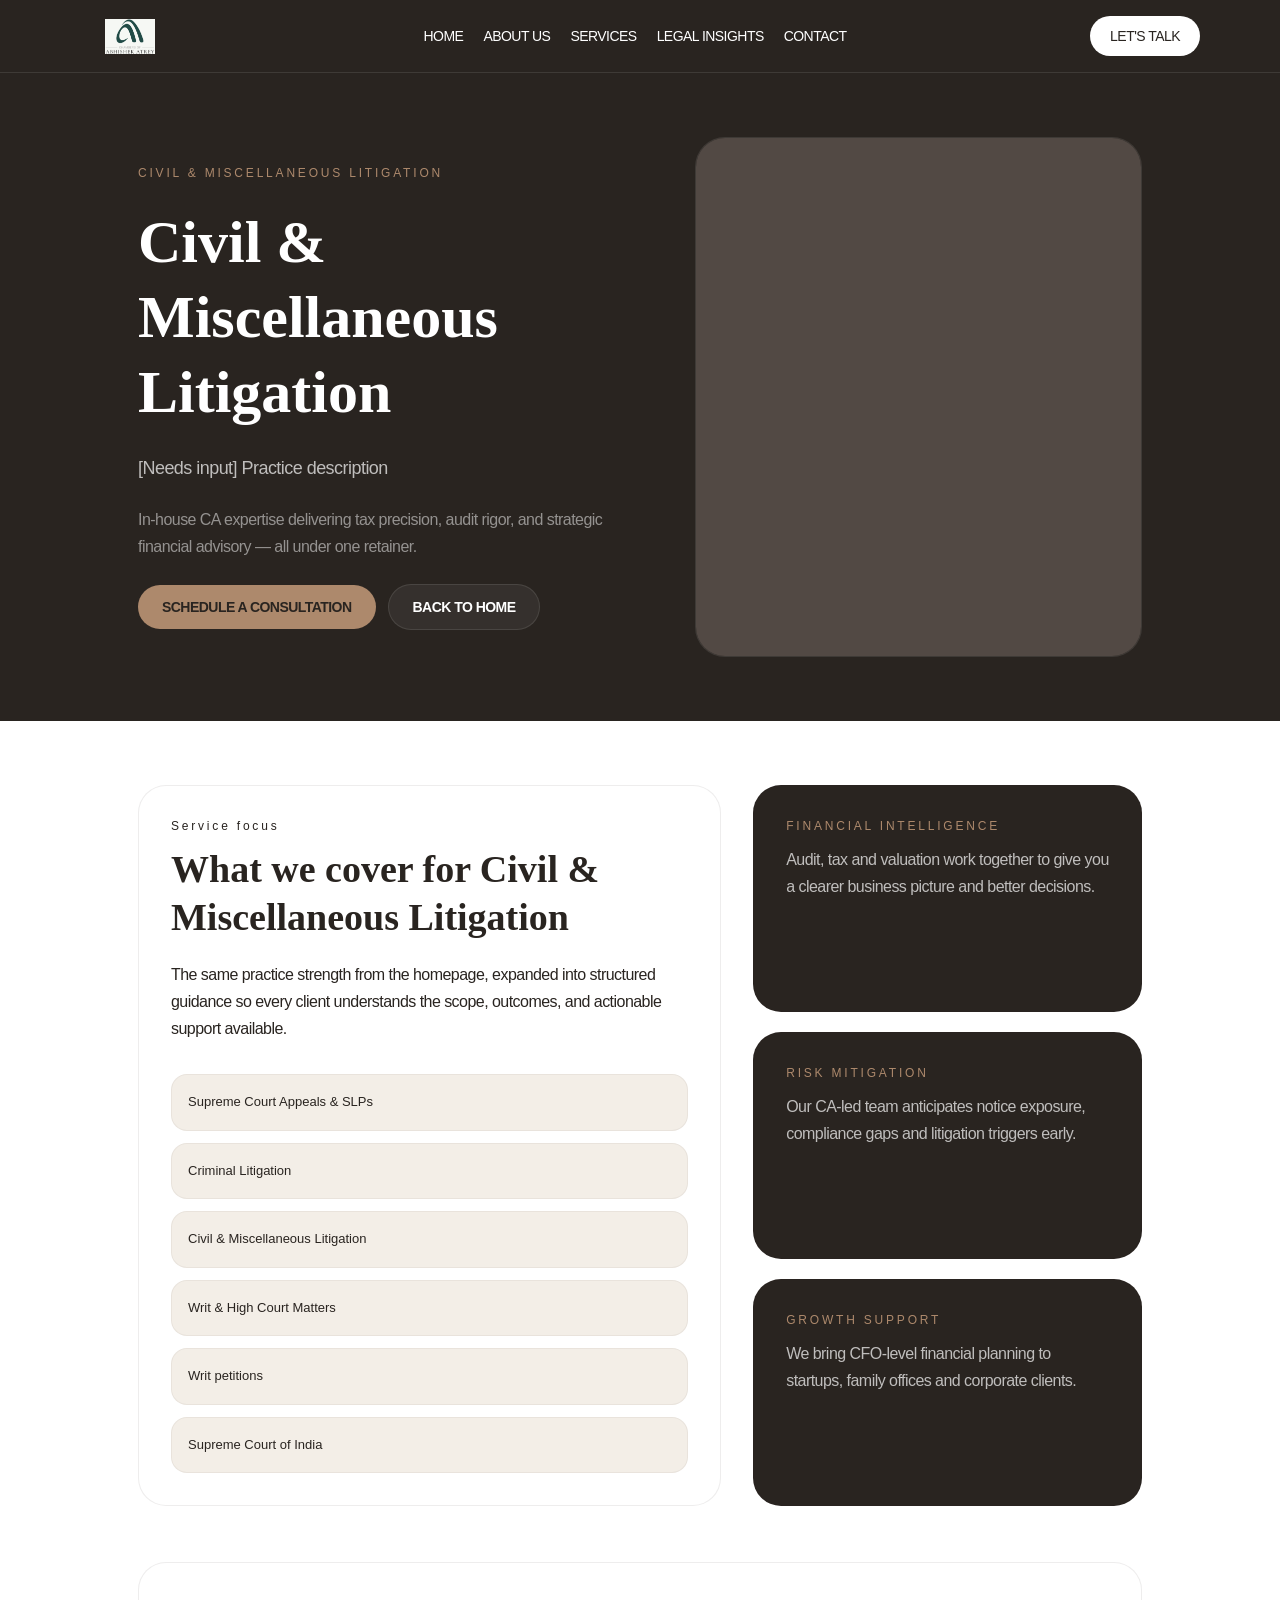
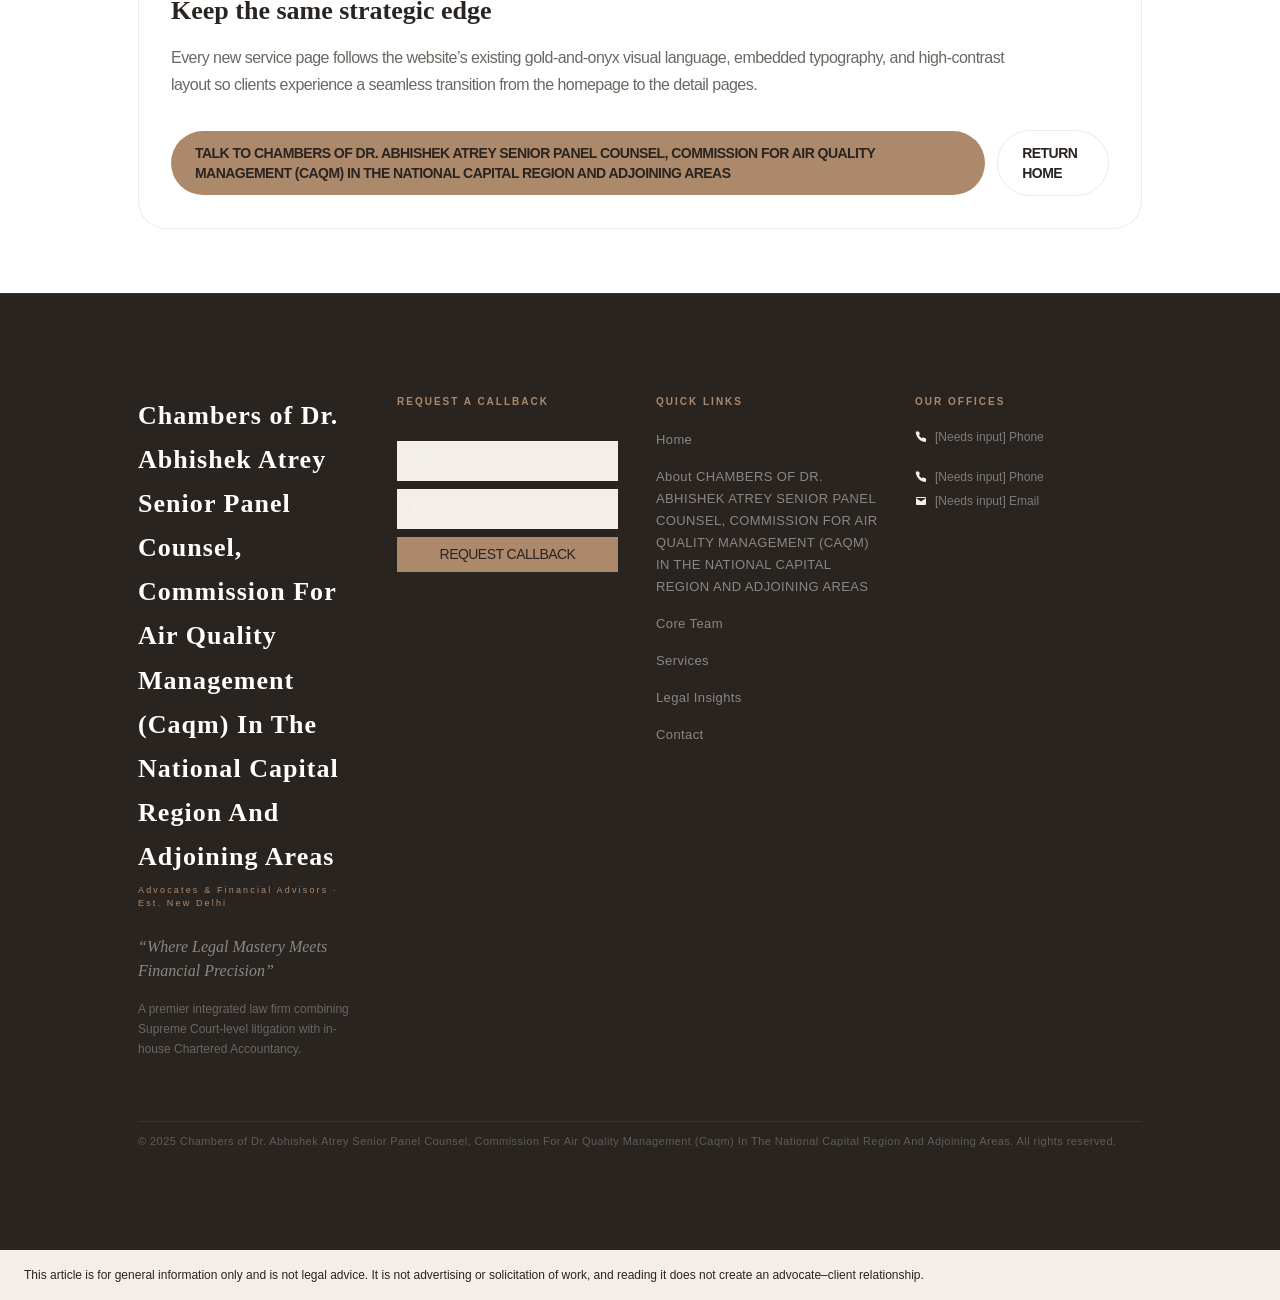
<file: services/audit-tax-financial-advisory/index.html>
<!DOCTYPE html><html lang="en" class="jost_3e36cb27-module__GOVEQa__variable cormorant_garamond_97c65d7c-module__KWVokq__variable h-full"><head><meta charset="utf-8">
<meta http-equiv="Content-Security-Policy" content="default-src &#39;self&#39; data: blob:; script-src &#39;self&#39; &#39;unsafe-inline&#39; &#39;unsafe-eval&#39;; style-src &#39;self&#39; &#39;unsafe-inline&#39;; img-src &#39;self&#39; data: blob:; font-src &#39;self&#39; data:; media-src &#39;self&#39; data: blob:; connect-src &#39;self&#39;; frame-src &#39;self&#39;; worker-src &#39;self&#39; blob:; form-action &#39;self&#39;">


<meta name="viewport" content="width=device-width, initial-scale=1"><link rel="stylesheet" href="../../assets/site/_next/static/chunks/3c9st355b9h98.__q189041d8.css" data-precedence="next"><link rel="preload" as="script" fetchpriority="low" href="../../assets/site/_next/static/chunks/0iq1i69206cyl.__q189041d8.js"><title>Chambers of Dr. Abhishek Atrey Senior Panel Counsel, Commission For Air Quality Management (Caqm) In The National Capital Region And Adjoining Areas</title><meta name="description" content="Rooted in Law, Refined Through Advocacy"><link rel="icon" href="../../assets/atrey/chambers-icon.png"><link rel="stylesheet" href="../../brand/brand.css">
<style data-sclf-ua-colours>:where(button,input,select,textarea){color:var(--sar-color-auto-000000, #292420)}:where(input,select,textarea){background-color:var(--sar-color-auto-ffffff, #f3eee7)}</style><style data-sclf-logo-fit>img[data-sclf-logo]{object-fit:contain!important;max-height:100%!important}</style></head><body class="min-h-full flex flex-col bg-white"><div hidden=""></div><div class="min-h-screen bg-[#f8f3eb] text-[#1a1a1a]"><header class="sticky top-0 z-50 border-b border-white/10 bg-[#6b1f2a]" data-sar-section="services-audit-tax-financial-advisory/s01-navigation" data-sar-type="navigation"><div class="mx-auto flex w-full max-w-[1570px] items-center justify-between px-5 py-4 sm:px-8 md:px-12 lg:px-20"><a class="inline-flex items-center" href="../../index.html"><button type="button" class="inline-flex cursor-pointer items-center gap-2.5 transition-opacity duration-200 hover:opacity-80" aria-label="Go to home"><img alt="Chambers of Abhishek Atrey" width="100" height="35" decoding="async" data-nimg="1" class="h-[35px] w-[100px] object-contain transition-opacity duration-200 hover:opacity-80" style="color:transparent" src="../../assets/atrey/chambers-logo.png" data-sclf-logo=""></button></a><nav class="hidden items-center gap-5 md:flex"><a class="font-jost text-sm font-normal uppercase tracking-[-0.54px] text-[#f9f5ea] transition-opacity duration-200 hover:opacity-80" href="../../index.html">Home</a><a class="font-jost text-sm font-normal uppercase tracking-[-0.54px] text-[#f9f5ea] transition-opacity duration-200 hover:opacity-80" href="../../index.html#about-us">About Us</a><a class="font-jost text-sm font-normal uppercase tracking-[-0.54px] text-[#f9f5ea] transition-opacity duration-200 hover:opacity-80" href="../../index.html#services">Services</a><a class="font-jost text-sm font-normal uppercase tracking-[-0.54px] text-[#f9f5ea] transition-opacity duration-200 hover:opacity-80" href="../../blog/index.html">Legal Insights</a><a class="font-jost text-sm font-normal uppercase tracking-[-0.54px] text-[#f9f5ea] transition-opacity duration-200 hover:opacity-80" href="../../index.html#contact">Contact</a></nav><a class="rounded-full bg-[#f9f5ea] px-5 py-2.5 font-jost text-sm font-normal uppercase tracking-[-0.54px] text-[#1a1a1a] transition-all duration-200 hover:bg-white" href="../../index.html#contact">Let&#39;s talk</a></div></header>
<div class="w-full" data-sar-section="services-audit-tax-financial-advisory/s02-hero" data-sar-type="hero"><main class="flex min-h-screen flex-col bg-[#f8f3eb] text-[#1a1a1a]"><section class="relative overflow-hidden bg-[#1a1a1a] px-5 py-16 sm:px-8 md:px-16 lg:px-[138px]"><div class="mx-auto flex max-w-[1570px] flex-col gap-12 lg:grid lg:grid-cols-[1.05fr_0.95fr] lg:items-center lg:gap-16"><div class="flex flex-col gap-6"><p class="font-jost text-xs tracking-[2.8px] text-[#b8935a] uppercase">Civil &amp; Miscellaneous Litigation</p><h1 class="font-cormorant text-[34px] sm:text-[44px] md:text-[52px] lg:text-[60px] font-semibold leading-tight text-white">Civil &amp; Miscellaneous Litigation</h1><p class="max-w-[720px] font-jost text-base md:text-lg font-light leading-[28px] tracking-[-0.54px] text-white/70">[Needs input] Practice description</p><p class="max-w-[640px] font-jost text-sm md:text-base font-light leading-[27px] tracking-[-0.54px] text-white/50">In-house CA expertise delivering tax precision, audit rigor, and strategic financial advisory — all under one retainer.</p><div class="flex flex-col gap-3 sm:flex-row sm:items-center"><a class="inline-flex w-full items-center justify-center rounded-full bg-[#b8935a] px-6 py-3 text-sm font-semibold uppercase tracking-[-0.54px] text-[#1a1a1a] transition duration-200 hover:bg-[#c9a46b] sm:w-auto" href="../../index.html#contact">Schedule a Consultation</a><a class="inline-flex w-full items-center justify-center rounded-full border border-white/10 bg-white/[0.06] px-6 py-3 text-sm font-semibold uppercase tracking-[-0.54px] text-white transition duration-200 hover:border-[#b8935a] hover:text-white sm:w-auto" href="../../index.html">Back to Home</a></div></div><div class="relative h-[360px] sm:h-[420px] md:h-[520px] rounded-[30px] overflow-hidden border border-white/[0.1] bg-[#111]"><img alt="Civil &amp; Miscellaneous Litigation" decoding="async" data-nimg="fill" class="object-cover" style="position:absolute;height:100%;width:100%;left:0;top:0;right:0;bottom:0;color:transparent" sizes="(max-width: 768px) 100vw, 640px" src="data:image/svg+xml,%3Csvg%20xmlns%3D%22http%3A%2F%2Fwww.w3.org%2F2000%2Fsvg%22%20viewBox%3D%220%200%2016%209%22%3E%3Crect%20width%3D%2216%22%20height%3D%229%22%20fill%3D%22%23524944%22%2F%3E%3C%2Fsvg%3E"></div></div></section><section class="bg-[#f8f3eb] px-5 py-16 sm:px-8 md:px-16 lg:px-[138px]"><div class="mx-auto flex max-w-[1240px] flex-col gap-14"><div class="grid gap-8 lg:grid-cols-[1.2fr_0.8fr]"><div class="rounded-[28px] border border-black/[0.08] bg-white p-8 shadow-[0_18px_60px_rgba(16,24,40,0.08)]"><p class="font-jost text-xs tracking-[2.8px] text-[#b8935a]">Service focus</p><h2 class="mt-3 font-cormorant text-[30px] md:text-[38px] font-semibold leading-tight text-[#1a1a1a]">What we cover for Civil &amp; Miscellaneous Litigation</h2><p class="mt-5 font-jost text-base leading-[27px] tracking-[-0.54px] text-[#444]">The same practice strength from the homepage, expanded into structured guidance so every client understands the scope, outcomes, and actionable support available.</p><ul class="mt-8 grid gap-3 text-[13px] font-light leading-[22.5px] text-[#1a1a1a]"><li class="flex items-start gap-3 rounded-2xl border border-black/[0.05] bg-[#faf7f2] px-4 py-4">Supreme Court Appeals &amp; SLPs</li><li class="flex items-start gap-3 rounded-2xl border border-black/[0.05] bg-[#faf7f2] px-4 py-4">Criminal Litigation</li><li class="flex items-start gap-3 rounded-2xl border border-black/[0.05] bg-[#faf7f2] px-4 py-4">Civil &amp; Miscellaneous Litigation</li><li class="flex items-start gap-3 rounded-2xl border border-black/[0.05] bg-[#faf7f2] px-4 py-4">Writ &amp; High Court Matters</li><li class="flex items-start gap-3 rounded-2xl border border-black/[0.05] bg-[#faf7f2] px-4 py-4">Writ petitions</li><li class="flex items-start gap-3 rounded-2xl border border-black/[0.05] bg-[#faf7f2] px-4 py-4">Supreme Court of India</li></ul></div><div class="grid gap-5"><div class="rounded-[28px] border border-black/[0.08] bg-[#1a1a1a] p-8 text-white shadow-[0_16px_40px_rgba(0,0,0,0.08)]"><p class="font-jost text-xs tracking-[2.8px] text-[#b8935a] uppercase">Financial Intelligence</p><p class="mt-3 font-jost text-base leading-[27px] tracking-[-0.54px] text-white/70">Audit, tax and valuation work together to give you a clearer business picture and better decisions.</p></div><div class="rounded-[28px] border border-black/[0.08] bg-[#1a1a1a] p-8 text-white shadow-[0_16px_40px_rgba(0,0,0,0.08)]"><p class="font-jost text-xs tracking-[2.8px] text-[#b8935a] uppercase">Risk Mitigation</p><p class="mt-3 font-jost text-base leading-[27px] tracking-[-0.54px] text-white/70">Our CA-led team anticipates notice exposure, compliance gaps and litigation triggers early.</p></div><div class="rounded-[28px] border border-black/[0.08] bg-[#1a1a1a] p-8 text-white shadow-[0_16px_40px_rgba(0,0,0,0.08)]"><p class="font-jost text-xs tracking-[2.8px] text-[#b8935a] uppercase">Growth Support</p><p class="mt-3 font-jost text-base leading-[27px] tracking-[-0.54px] text-white/70">We bring CFO-level financial planning to startups, family offices and corporate clients.</p></div></div></div><div class="rounded-[28px] border border-black/[0.08] bg-white p-8"><h3 class="font-cormorant text-[26px] font-semibold leading-tight text-[#1a1a1a]">Keep the same strategic edge</h3><p class="mt-4 max-w-[860px] font-jost text-base leading-[27px] tracking-[-0.54px] text-[#4d4d4d]">Every new service page follows the website’s existing gold-and-onyx visual language, embedded typography, and high-contrast layout so clients experience a seamless transition from the homepage to the detail pages.</p><div class="mt-8 flex flex-col gap-3 sm:flex-row sm:items-center"><a class="inline-flex items-center justify-center rounded-full bg-[#b8935a] px-6 py-3 text-sm font-semibold uppercase tracking-[-0.54px] text-[#1a1a1a] transition duration-200 hover:bg-[#c9a46b]" href="../../index.html#contact">Talk to CHAMBERS OF DR. ABHISHEK ATREY SENIOR PANEL COUNSEL, COMMISSION FOR AIR QUALITY MANAGEMENT (CAQM) IN THE NATIONAL CAPITAL REGION AND ADJOINING AREAS</a><a class="inline-flex items-center justify-center rounded-full border border-black/[0.08] bg-white px-6 py-3 text-sm font-semibold uppercase tracking-[-0.54px] text-[#1a1a1a] transition duration-200 hover:border-[#b8935a]" href="../../index.html">Return home</a></div></div></div></section></main></div>
<footer class="relative flex w-full flex-col border-t border-white/[0.06] bg-[#111] px-5 sm:px-8 md:px-16 lg:px-[138px] py-14 md:py-[100px] mx-auto overflow-hidden" data-sar-section="services-audit-tax-financial-advisory/s03-footer" data-sar-type="footer"><div class="flex w-full flex-col gap-10 md:gap-[61px]"><div class="grid grid-cols-1 sm:grid-cols-2 lg:grid-cols-4 gap-10 md:gap-8"><div data-reveal="true" class="sm:col-span-2 lg:col-span-1 max-w-[318px]" style="translate: none; rotate: none; scale: none; transform: translate(0px, 0px); opacity: 1;"><p class="font-cormorant text-[22px] md:text-[26px] font-semibold leading-[44.2px] tracking-[1.04px] text-white">Chambers of Dr. Abhishek Atrey Senior Panel Counsel, Commission For Air Quality Management (Caqm) In The National Capital Region And Adjoining Areas</p><p class="mt-1 font-jost text-[9px] tracking-[2.16px] text-[#b8935a]">Advocates &amp; Financial Advisors · Est. New Delhi</p><p class="mt-6 font-cormorant text-base italic leading-6 text-white/45">“Where Legal Mastery Meets Financial Precision”</p><p class="mt-4 font-jost text-xs font-light leading-[20.4px] text-white/30">A premier integrated law firm combining Supreme Court-level litigation with in-house Chartered Accountancy.</p></div><div data-reveal="true" class="w-full lg:w-[221px]" style="translate: none; rotate: none; scale: none; transform: translate(0px, 0px); opacity: 1;"><p class="font-jost text-[10px] font-semibold uppercase tracking-[2px] text-[#b8935a]">Request a Callback</p><input type="text" placeholder="Your Name" class="input-gold mt-6 md:mt-8 block h-10 w-full border border-white/10 bg-white/[0.05] px-3.5 font-jost text-xs text-white placeholder:text-white/25"><input type="tel" placeholder="Mobile Number" class="input-gold mt-2 block h-10 w-full border border-white/10 bg-white/[0.05] px-3.5 font-jost text-xs text-white placeholder:text-white/25"><button type="button" class="cursor-pointer mt-2 h-[35px] w-full bg-[#b8935a] font-jost text-sm uppercase tracking-[-0.54px] text-[#1a1a1a] transition-all duration-200 hover:bg-[#c9a46b] hover:shadow-md active:scale-[0.98]">Request Callback</button></div><div data-reveal="true" style="translate: none; rotate: none; scale: none; transform: translate(0px, 0px); opacity: 1;"><p class="font-jost text-[10px] font-semibold uppercase tracking-[2px] text-[#b8935a]">Quick Links</p><ul class="mt-5 space-y-[15px] font-jost text-[13px] font-light leading-[22.1px] tracking-[0.39px] text-white/45"><li><a class="transition-colors duration-200 hover:text-white/70" href="#">Home</a></li><li><a class="transition-colors duration-200 hover:text-white/70" href="#about-us">About CHAMBERS OF DR. ABHISHEK ATREY SENIOR PANEL COUNSEL, COMMISSION FOR AIR QUALITY MANAGEMENT (CAQM) IN THE NATIONAL CAPITAL REGION AND ADJOINING AREAS</a></li><li><a class="transition-colors duration-200 hover:text-white/70" href="#team">Core Team</a></li><li><a class="transition-colors duration-200 hover:text-white/70" href="#services">Services</a></li><li><a class="transition-colors duration-200 hover:text-white/70" href="#blogs">Legal Insights</a></li><li><a class="transition-colors duration-200 hover:text-white/70" href="#contact">Contact</a></li></ul></div><div data-reveal="true" style="translate: none; rotate: none; scale: none; transform: translate(0px, 0px); opacity: 1;"><p class="font-jost text-[10px] font-semibold uppercase tracking-[2px] text-[#b8935a]">Our Offices</p><div class="mt-5 space-y-6"><div><p class="font-jost text-[11px] tracking-[1.1px] text-white/55"></p><p class="font-jost text-xs font-light leading-[20.4px] text-white/40"></p><div class="mt-2 flex items-center gap-2"><img alt="" loading="lazy" width="12" height="12" decoding="async" data-nimg="1" style="color:transparent" src="../../assets/site/images/footer-phone.__q189041d8.svg"><span class="font-jost text-xs font-light text-white/40 transition-colors hover:text-white/60">[Needs input] Phone</span></div></div><div><p class="font-jost text-[11px] tracking-[1.1px] text-white/55"></p><p class="font-jost text-xs font-light leading-[20.4px] text-white/40"></p><div class="mt-2 flex items-center gap-2"><img alt="" loading="lazy" width="12" height="12" decoding="async" data-nimg="1" style="color:transparent" src="../../assets/site/images/footer-phone.__q189041d8.svg"><span class="font-jost text-xs font-light text-white/40 transition-colors hover:text-white/60">[Needs input] Phone</span></div><div class="mt-2 flex items-center gap-2"><img alt="" loading="lazy" width="12" height="12" decoding="async" data-nimg="1" style="color:transparent" src="../../assets/site/images/footer-email.__q189041d8.svg"><span class="font-jost text-xs font-light text-white/40 break-all transition-colors hover:text-white/60">[Needs input] Email</span></div></div></div></div></div><div data-reveal="true" class="border-t border-white/[0.07] pt-2.5" style="translate: none; rotate: none; scale: none; transform: translate(0px, 0px); opacity: 1;"><div class="flex flex-col sm:flex-row items-start sm:items-center justify-between gap-2 font-jost text-[11px] font-light leading-[18.7px]"><p class="tracking-[0.44px] text-white/25">© 2025 Chambers of Dr. Abhishek Atrey Senior Panel Counsel, Commission For Air Quality Management (Caqm) In The National Capital Region And Adjoining Areas. All rights reserved.</p><p class="text-white/20"></p></div></div></div></footer>
</div><next-route-announcer style="position: absolute;"></next-route-announcer><aside data-sclf-disclaimer style="padding:16px 24px;font-size:12px;line-height:1.5;color:var(--sar-color-auto-000000, #292420);background-color:var(--sar-color-auto-ffffff, #f3eee7)">This article is for general information only and is not legal advice. It is not advertising or solicitation of work, and reading it does not create an advocate–client relationship.</aside></body></html>
</file>
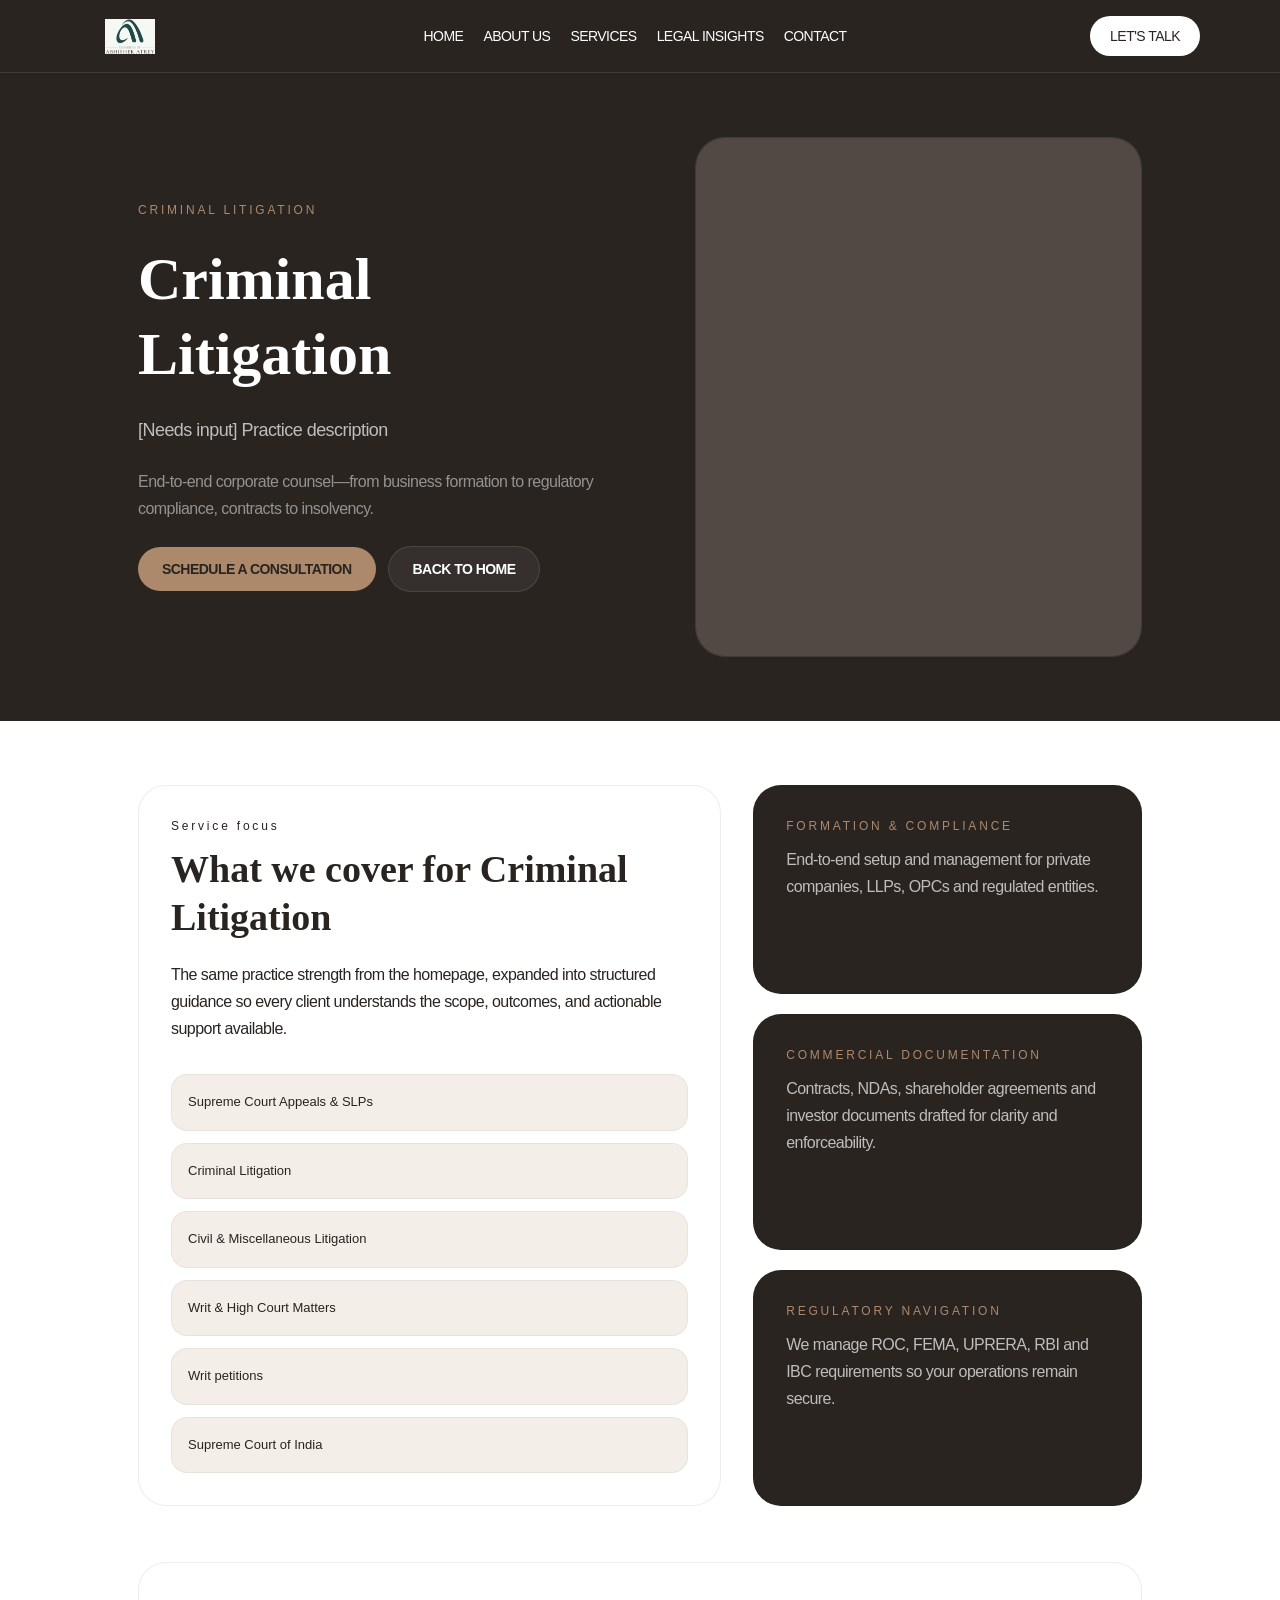
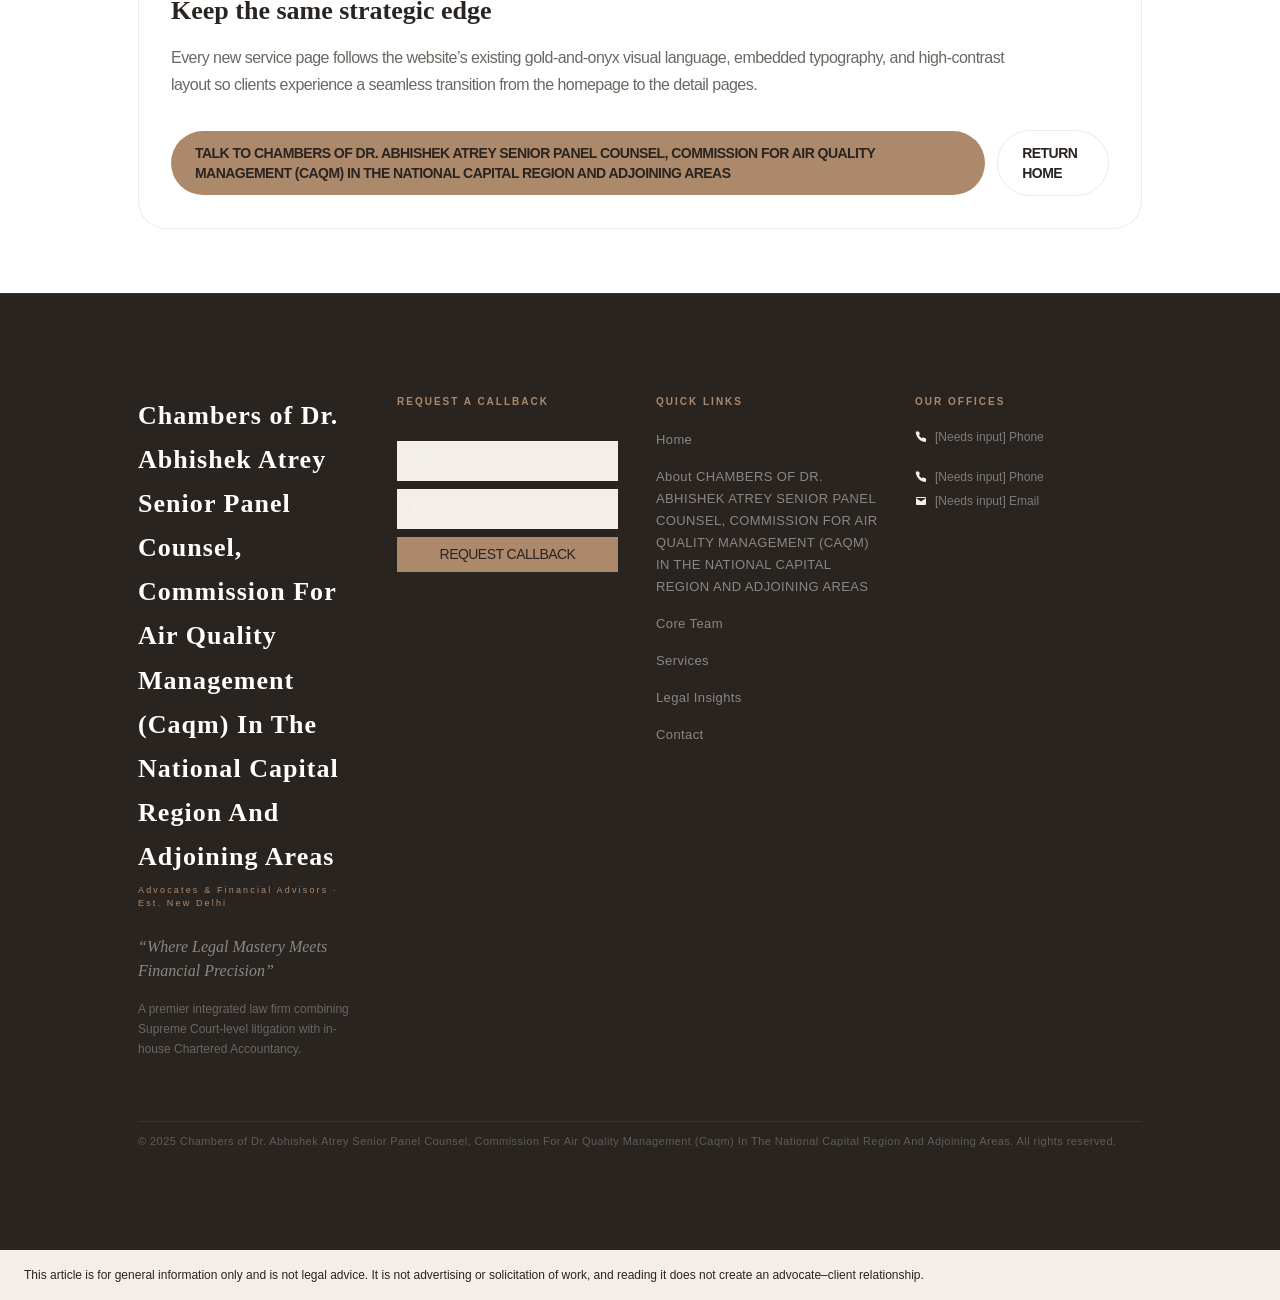
<file: services/corporate-commercial-law/index.html>
<!DOCTYPE html><html lang="en" class="jost_3e36cb27-module__GOVEQa__variable cormorant_garamond_97c65d7c-module__KWVokq__variable h-full"><head><meta charset="utf-8">
<meta http-equiv="Content-Security-Policy" content="default-src &#39;self&#39; data: blob:; script-src &#39;self&#39; &#39;unsafe-inline&#39; &#39;unsafe-eval&#39;; style-src &#39;self&#39; &#39;unsafe-inline&#39;; img-src &#39;self&#39; data: blob:; font-src &#39;self&#39; data:; media-src &#39;self&#39; data: blob:; connect-src &#39;self&#39;; frame-src &#39;self&#39;; worker-src &#39;self&#39; blob:; form-action &#39;self&#39;">


<meta name="viewport" content="width=device-width, initial-scale=1"><link rel="stylesheet" href="../../assets/site/_next/static/chunks/3c9st355b9h98.__q189041d8.css" data-precedence="next"><link rel="preload" as="script" fetchpriority="low" href="../../assets/site/_next/static/chunks/0iq1i69206cyl.__q189041d8.js"><title>Chambers of Dr. Abhishek Atrey Senior Panel Counsel, Commission For Air Quality Management (Caqm) In The National Capital Region And Adjoining Areas</title><meta name="description" content="Rooted in Law, Refined Through Advocacy"><link rel="icon" href="../../assets/atrey/chambers-icon.png"><link rel="stylesheet" href="../../brand/brand.css">
<style data-sclf-ua-colours>:where(button,input,select,textarea){color:var(--sar-color-auto-000000, #292420)}:where(input,select,textarea){background-color:var(--sar-color-auto-ffffff, #f3eee7)}</style><style data-sclf-logo-fit>img[data-sclf-logo]{object-fit:contain!important;max-height:100%!important}</style></head><body class="min-h-full flex flex-col bg-white"><div hidden=""></div><div class="min-h-screen bg-[#f8f3eb] text-[#1a1a1a]"><header class="sticky top-0 z-50 border-b border-white/10 bg-[#6b1f2a]" data-sar-section="services-corporate-commercial-law/s01-navigation" data-sar-type="navigation"><div class="mx-auto flex w-full max-w-[1570px] items-center justify-between px-5 py-4 sm:px-8 md:px-12 lg:px-20"><a class="inline-flex items-center" href="../../index.html"><button type="button" class="inline-flex cursor-pointer items-center gap-2.5 transition-opacity duration-200 hover:opacity-80" aria-label="Go to home"><img alt="Chambers of Abhishek Atrey" width="100" height="35" decoding="async" data-nimg="1" class="h-[35px] w-[100px] object-contain transition-opacity duration-200 hover:opacity-80" style="color:transparent" src="../../assets/atrey/chambers-logo.png" data-sclf-logo=""></button></a><nav class="hidden items-center gap-5 md:flex"><a class="font-jost text-sm font-normal uppercase tracking-[-0.54px] text-[#f9f5ea] transition-opacity duration-200 hover:opacity-80" href="../../index.html">Home</a><a class="font-jost text-sm font-normal uppercase tracking-[-0.54px] text-[#f9f5ea] transition-opacity duration-200 hover:opacity-80" href="../../index.html#about-us">About Us</a><a class="font-jost text-sm font-normal uppercase tracking-[-0.54px] text-[#f9f5ea] transition-opacity duration-200 hover:opacity-80" href="../../index.html#services">Services</a><a class="font-jost text-sm font-normal uppercase tracking-[-0.54px] text-[#f9f5ea] transition-opacity duration-200 hover:opacity-80" href="../../blog/index.html">Legal Insights</a><a class="font-jost text-sm font-normal uppercase tracking-[-0.54px] text-[#f9f5ea] transition-opacity duration-200 hover:opacity-80" href="../../index.html#contact">Contact</a></nav><a class="rounded-full bg-[#f9f5ea] px-5 py-2.5 font-jost text-sm font-normal uppercase tracking-[-0.54px] text-[#1a1a1a] transition-all duration-200 hover:bg-white" href="../../index.html#contact">Let&#39;s talk</a></div></header>
<div class="w-full" data-sar-section="services-corporate-commercial-law/s02-hero" data-sar-type="hero"><main class="flex min-h-screen flex-col bg-[#f8f3eb] text-[#1a1a1a]"><section class="relative overflow-hidden bg-[#1a1a1a] px-5 py-16 sm:px-8 md:px-16 lg:px-[138px]"><div class="mx-auto flex max-w-[1570px] flex-col gap-12 lg:grid lg:grid-cols-[1.05fr_0.95fr] lg:items-center lg:gap-16"><div class="flex flex-col gap-6"><p class="font-jost text-xs tracking-[2.8px] text-[#b8935a] uppercase">Criminal Litigation</p><h1 class="font-cormorant text-[34px] sm:text-[44px] md:text-[52px] lg:text-[60px] font-semibold leading-tight text-white">Criminal Litigation</h1><p class="max-w-[720px] font-jost text-base md:text-lg font-light leading-[28px] tracking-[-0.54px] text-white/70">[Needs input] Practice description</p><p class="max-w-[640px] font-jost text-sm md:text-base font-light leading-[27px] tracking-[-0.54px] text-white/50">End-to-end corporate counsel—from business formation to regulatory compliance, contracts to insolvency.</p><div class="flex flex-col gap-3 sm:flex-row sm:items-center"><a class="inline-flex w-full items-center justify-center rounded-full bg-[#b8935a] px-6 py-3 text-sm font-semibold uppercase tracking-[-0.54px] text-[#1a1a1a] transition duration-200 hover:bg-[#c9a46b] sm:w-auto" href="../../index.html#contact">Schedule a Consultation</a><a class="inline-flex w-full items-center justify-center rounded-full border border-white/10 bg-white/[0.06] px-6 py-3 text-sm font-semibold uppercase tracking-[-0.54px] text-white transition duration-200 hover:border-[#b8935a] hover:text-white sm:w-auto" href="../../index.html">Back to Home</a></div></div><div class="relative h-[360px] sm:h-[420px] md:h-[520px] rounded-[30px] overflow-hidden border border-white/[0.1] bg-[#111]"><img alt="Criminal Litigation" decoding="async" data-nimg="fill" class="object-cover" style="position:absolute;height:100%;width:100%;left:0;top:0;right:0;bottom:0;color:transparent" sizes="(max-width: 768px) 100vw, 640px" src="data:image/svg+xml,%3Csvg%20xmlns%3D%22http%3A%2F%2Fwww.w3.org%2F2000%2Fsvg%22%20viewBox%3D%220%200%2016%209%22%3E%3Crect%20width%3D%2216%22%20height%3D%229%22%20fill%3D%22%23524944%22%2F%3E%3C%2Fsvg%3E"></div></div></section><section class="bg-[#f8f3eb] px-5 py-16 sm:px-8 md:px-16 lg:px-[138px]"><div class="mx-auto flex max-w-[1240px] flex-col gap-14"><div class="grid gap-8 lg:grid-cols-[1.2fr_0.8fr]"><div class="rounded-[28px] border border-black/[0.08] bg-white p-8 shadow-[0_18px_60px_rgba(16,24,40,0.08)]"><p class="font-jost text-xs tracking-[2.8px] text-[#b8935a]">Service focus</p><h2 class="mt-3 font-cormorant text-[30px] md:text-[38px] font-semibold leading-tight text-[#1a1a1a]">What we cover for Criminal Litigation</h2><p class="mt-5 font-jost text-base leading-[27px] tracking-[-0.54px] text-[#444]">The same practice strength from the homepage, expanded into structured guidance so every client understands the scope, outcomes, and actionable support available.</p><ul class="mt-8 grid gap-3 text-[13px] font-light leading-[22.5px] text-[#1a1a1a]"><li class="flex items-start gap-3 rounded-2xl border border-black/[0.05] bg-[#faf7f2] px-4 py-4">Supreme Court Appeals &amp; SLPs</li><li class="flex items-start gap-3 rounded-2xl border border-black/[0.05] bg-[#faf7f2] px-4 py-4">Criminal Litigation</li><li class="flex items-start gap-3 rounded-2xl border border-black/[0.05] bg-[#faf7f2] px-4 py-4">Civil &amp; Miscellaneous Litigation</li><li class="flex items-start gap-3 rounded-2xl border border-black/[0.05] bg-[#faf7f2] px-4 py-4">Writ &amp; High Court Matters</li><li class="flex items-start gap-3 rounded-2xl border border-black/[0.05] bg-[#faf7f2] px-4 py-4">Writ petitions</li><li class="flex items-start gap-3 rounded-2xl border border-black/[0.05] bg-[#faf7f2] px-4 py-4">Supreme Court of India</li></ul></div><div class="grid gap-5"><div class="rounded-[28px] border border-black/[0.08] bg-[#1a1a1a] p-8 text-white shadow-[0_16px_40px_rgba(0,0,0,0.08)]"><p class="font-jost text-xs tracking-[2.8px] text-[#b8935a] uppercase">Formation &amp; Compliance</p><p class="mt-3 font-jost text-base leading-[27px] tracking-[-0.54px] text-white/70">End-to-end setup and management for private companies, LLPs, OPCs and regulated entities.</p></div><div class="rounded-[28px] border border-black/[0.08] bg-[#1a1a1a] p-8 text-white shadow-[0_16px_40px_rgba(0,0,0,0.08)]"><p class="font-jost text-xs tracking-[2.8px] text-[#b8935a] uppercase">Commercial Documentation</p><p class="mt-3 font-jost text-base leading-[27px] tracking-[-0.54px] text-white/70">Contracts, NDAs, shareholder agreements and investor documents drafted for clarity and enforceability.</p></div><div class="rounded-[28px] border border-black/[0.08] bg-[#1a1a1a] p-8 text-white shadow-[0_16px_40px_rgba(0,0,0,0.08)]"><p class="font-jost text-xs tracking-[2.8px] text-[#b8935a] uppercase">Regulatory Navigation</p><p class="mt-3 font-jost text-base leading-[27px] tracking-[-0.54px] text-white/70">We manage ROC, FEMA, UPRERA, RBI and IBC requirements so your operations remain secure.</p></div></div></div><div class="rounded-[28px] border border-black/[0.08] bg-white p-8"><h3 class="font-cormorant text-[26px] font-semibold leading-tight text-[#1a1a1a]">Keep the same strategic edge</h3><p class="mt-4 max-w-[860px] font-jost text-base leading-[27px] tracking-[-0.54px] text-[#4d4d4d]">Every new service page follows the website’s existing gold-and-onyx visual language, embedded typography, and high-contrast layout so clients experience a seamless transition from the homepage to the detail pages.</p><div class="mt-8 flex flex-col gap-3 sm:flex-row sm:items-center"><a class="inline-flex items-center justify-center rounded-full bg-[#b8935a] px-6 py-3 text-sm font-semibold uppercase tracking-[-0.54px] text-[#1a1a1a] transition duration-200 hover:bg-[#c9a46b]" href="../../index.html#contact">Talk to CHAMBERS OF DR. ABHISHEK ATREY SENIOR PANEL COUNSEL, COMMISSION FOR AIR QUALITY MANAGEMENT (CAQM) IN THE NATIONAL CAPITAL REGION AND ADJOINING AREAS</a><a class="inline-flex items-center justify-center rounded-full border border-black/[0.08] bg-white px-6 py-3 text-sm font-semibold uppercase tracking-[-0.54px] text-[#1a1a1a] transition duration-200 hover:border-[#b8935a]" href="../../index.html">Return home</a></div></div></div></section></main></div>
<footer class="relative flex w-full flex-col border-t border-white/[0.06] bg-[#111] px-5 sm:px-8 md:px-16 lg:px-[138px] py-14 md:py-[100px] mx-auto overflow-hidden" data-sar-section="services-corporate-commercial-law/s03-footer" data-sar-type="footer"><div class="flex w-full flex-col gap-10 md:gap-[61px]"><div class="grid grid-cols-1 sm:grid-cols-2 lg:grid-cols-4 gap-10 md:gap-8"><div data-reveal="true" class="sm:col-span-2 lg:col-span-1 max-w-[318px]" style="translate: none; rotate: none; scale: none; transform: translate(0px, 0px); opacity: 1;"><p class="font-cormorant text-[22px] md:text-[26px] font-semibold leading-[44.2px] tracking-[1.04px] text-white">Chambers of Dr. Abhishek Atrey Senior Panel Counsel, Commission For Air Quality Management (Caqm) In The National Capital Region And Adjoining Areas</p><p class="mt-1 font-jost text-[9px] tracking-[2.16px] text-[#b8935a]">Advocates &amp; Financial Advisors · Est. New Delhi</p><p class="mt-6 font-cormorant text-base italic leading-6 text-white/45">“Where Legal Mastery Meets Financial Precision”</p><p class="mt-4 font-jost text-xs font-light leading-[20.4px] text-white/30">A premier integrated law firm combining Supreme Court-level litigation with in-house Chartered Accountancy.</p></div><div data-reveal="true" class="w-full lg:w-[221px]" style="translate: none; rotate: none; scale: none; transform: translate(0px, 0px); opacity: 1;"><p class="font-jost text-[10px] font-semibold uppercase tracking-[2px] text-[#b8935a]">Request a Callback</p><input type="text" placeholder="Your Name" class="input-gold mt-6 md:mt-8 block h-10 w-full border border-white/10 bg-white/[0.05] px-3.5 font-jost text-xs text-white placeholder:text-white/25"><input type="tel" placeholder="Mobile Number" class="input-gold mt-2 block h-10 w-full border border-white/10 bg-white/[0.05] px-3.5 font-jost text-xs text-white placeholder:text-white/25"><button type="button" class="cursor-pointer mt-2 h-[35px] w-full bg-[#b8935a] font-jost text-sm uppercase tracking-[-0.54px] text-[#1a1a1a] transition-all duration-200 hover:bg-[#c9a46b] hover:shadow-md active:scale-[0.98]">Request Callback</button></div><div data-reveal="true" style="translate: none; rotate: none; scale: none; transform: translate(0px, 0px); opacity: 1;"><p class="font-jost text-[10px] font-semibold uppercase tracking-[2px] text-[#b8935a]">Quick Links</p><ul class="mt-5 space-y-[15px] font-jost text-[13px] font-light leading-[22.1px] tracking-[0.39px] text-white/45"><li><a class="transition-colors duration-200 hover:text-white/70" href="#">Home</a></li><li><a class="transition-colors duration-200 hover:text-white/70" href="#about-us">About CHAMBERS OF DR. ABHISHEK ATREY SENIOR PANEL COUNSEL, COMMISSION FOR AIR QUALITY MANAGEMENT (CAQM) IN THE NATIONAL CAPITAL REGION AND ADJOINING AREAS</a></li><li><a class="transition-colors duration-200 hover:text-white/70" href="#team">Core Team</a></li><li><a class="transition-colors duration-200 hover:text-white/70" href="#services">Services</a></li><li><a class="transition-colors duration-200 hover:text-white/70" href="#blogs">Legal Insights</a></li><li><a class="transition-colors duration-200 hover:text-white/70" href="#contact">Contact</a></li></ul></div><div data-reveal="true" style="translate: none; rotate: none; scale: none; transform: translate(0px, 0px); opacity: 1;"><p class="font-jost text-[10px] font-semibold uppercase tracking-[2px] text-[#b8935a]">Our Offices</p><div class="mt-5 space-y-6"><div><p class="font-jost text-[11px] tracking-[1.1px] text-white/55"></p><p class="font-jost text-xs font-light leading-[20.4px] text-white/40"></p><div class="mt-2 flex items-center gap-2"><img alt="" loading="lazy" width="12" height="12" decoding="async" data-nimg="1" style="color:transparent" src="../../assets/site/images/footer-phone.__q189041d8.svg"><span class="font-jost text-xs font-light text-white/40 transition-colors hover:text-white/60">[Needs input] Phone</span></div></div><div><p class="font-jost text-[11px] tracking-[1.1px] text-white/55"></p><p class="font-jost text-xs font-light leading-[20.4px] text-white/40"></p><div class="mt-2 flex items-center gap-2"><img alt="" loading="lazy" width="12" height="12" decoding="async" data-nimg="1" style="color:transparent" src="../../assets/site/images/footer-phone.__q189041d8.svg"><span class="font-jost text-xs font-light text-white/40 transition-colors hover:text-white/60">[Needs input] Phone</span></div><div class="mt-2 flex items-center gap-2"><img alt="" loading="lazy" width="12" height="12" decoding="async" data-nimg="1" style="color:transparent" src="../../assets/site/images/footer-email.__q189041d8.svg"><span class="font-jost text-xs font-light text-white/40 break-all transition-colors hover:text-white/60">[Needs input] Email</span></div></div></div></div></div><div data-reveal="true" class="border-t border-white/[0.07] pt-2.5" style="translate: none; rotate: none; scale: none; transform: translate(0px, 0px); opacity: 1;"><div class="flex flex-col sm:flex-row items-start sm:items-center justify-between gap-2 font-jost text-[11px] font-light leading-[18.7px]"><p class="tracking-[0.44px] text-white/25">© 2025 Chambers of Dr. Abhishek Atrey Senior Panel Counsel, Commission For Air Quality Management (Caqm) In The National Capital Region And Adjoining Areas. All rights reserved.</p><p class="text-white/20"></p></div></div></div></footer>
</div><next-route-announcer style="position: absolute;"></next-route-announcer><aside data-sclf-disclaimer style="padding:16px 24px;font-size:12px;line-height:1.5;color:var(--sar-color-auto-000000, #292420);background-color:var(--sar-color-auto-ffffff, #f3eee7)">This article is for general information only and is not legal advice. It is not advertising or solicitation of work, and reading it does not create an advocate–client relationship.</aside></body></html>
</file>
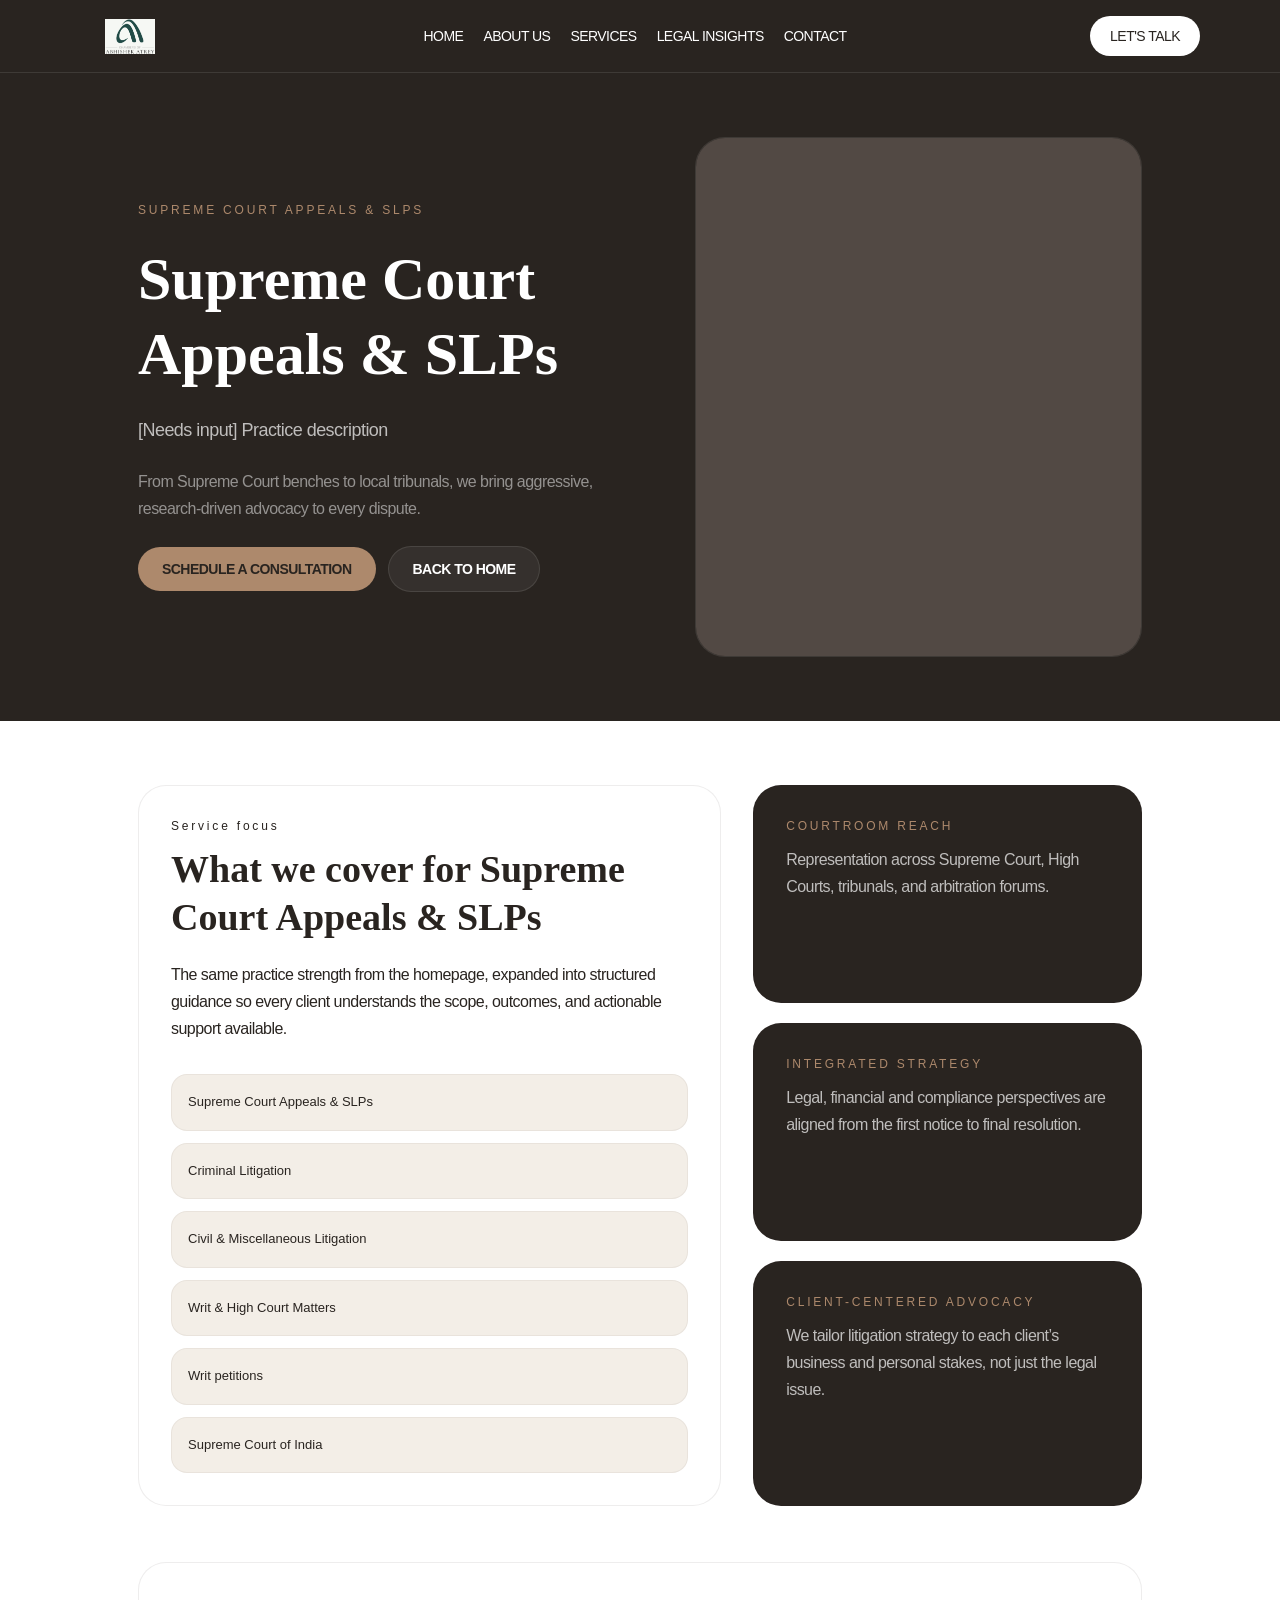
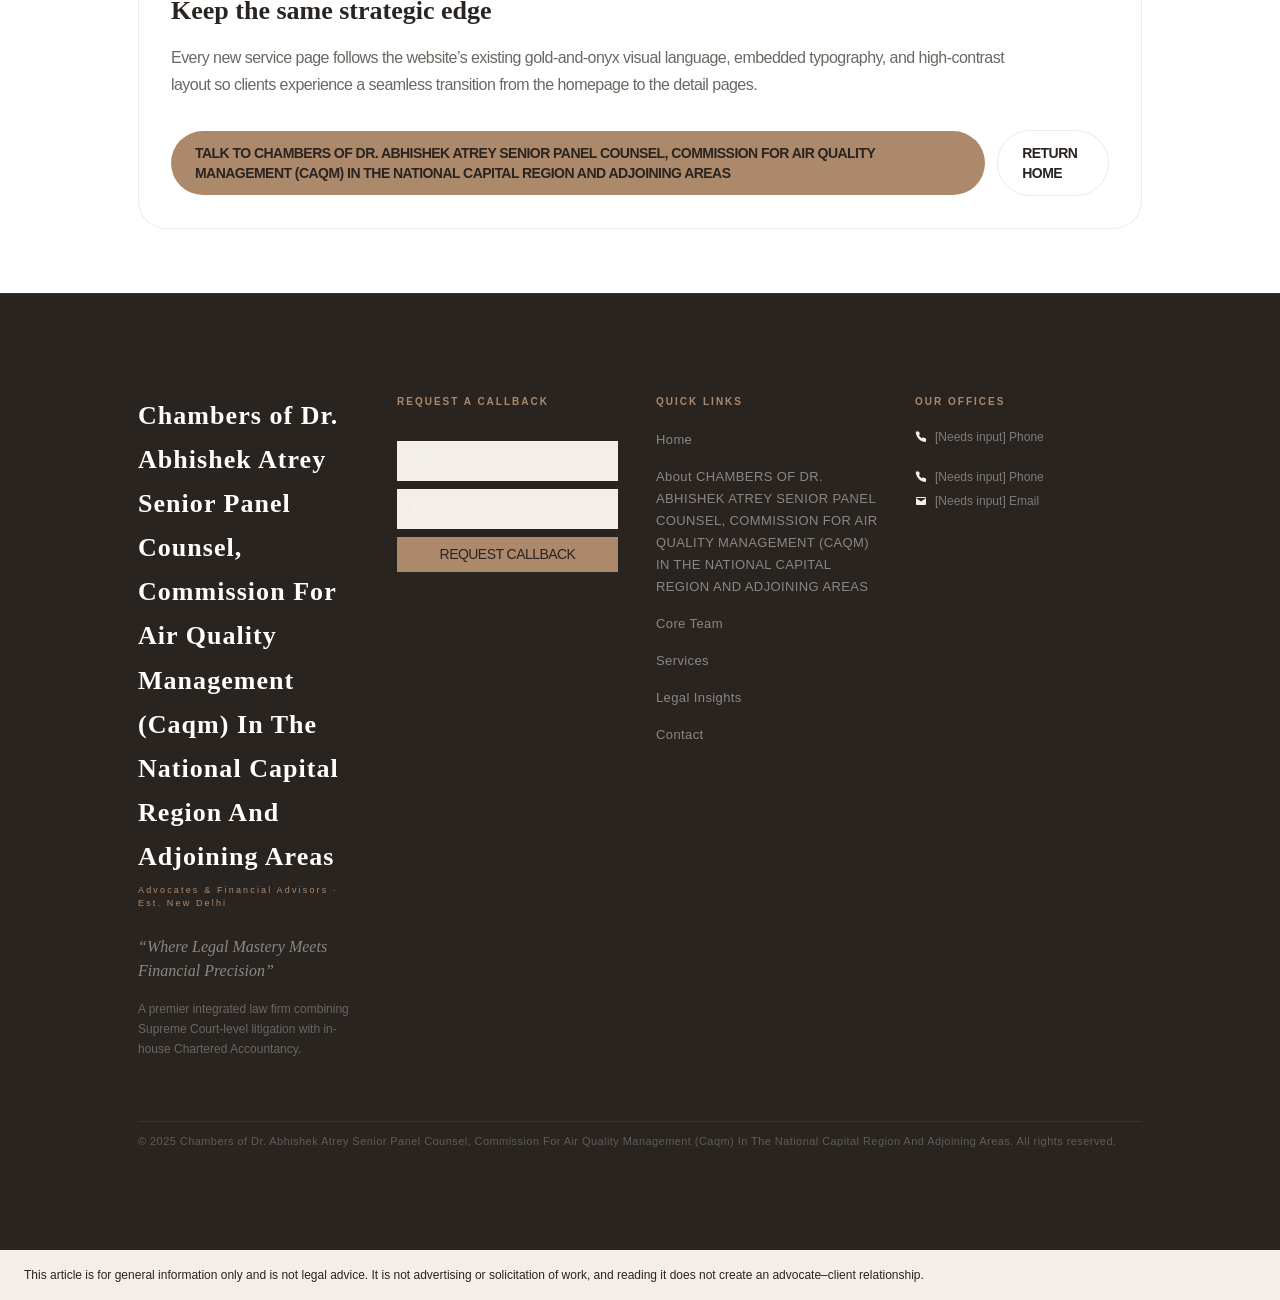
<file: services/litigation-dispute-resolution/index.html>
<!DOCTYPE html><html lang="en" class="jost_3e36cb27-module__GOVEQa__variable cormorant_garamond_97c65d7c-module__KWVokq__variable h-full"><head><meta charset="utf-8">
<meta http-equiv="Content-Security-Policy" content="default-src &#39;self&#39; data: blob:; script-src &#39;self&#39; &#39;unsafe-inline&#39; &#39;unsafe-eval&#39;; style-src &#39;self&#39; &#39;unsafe-inline&#39;; img-src &#39;self&#39; data: blob:; font-src &#39;self&#39; data:; media-src &#39;self&#39; data: blob:; connect-src &#39;self&#39;; frame-src &#39;self&#39;; worker-src &#39;self&#39; blob:; form-action &#39;self&#39;">


<meta name="viewport" content="width=device-width, initial-scale=1"><link rel="stylesheet" href="../../assets/site/_next/static/chunks/3c9st355b9h98.__q189041d8.css" data-precedence="next"><link rel="preload" as="script" fetchpriority="low" href="../../assets/site/_next/static/chunks/0iq1i69206cyl.__q189041d8.js"><title>Chambers of Dr. Abhishek Atrey Senior Panel Counsel, Commission For Air Quality Management (Caqm) In The National Capital Region And Adjoining Areas</title><meta name="description" content="Rooted in Law, Refined Through Advocacy"><link rel="icon" href="../../assets/atrey/chambers-icon.png"><link rel="stylesheet" href="../../brand/brand.css">
<style data-sclf-ua-colours>:where(button,input,select,textarea){color:var(--sar-color-auto-000000, #292420)}:where(input,select,textarea){background-color:var(--sar-color-auto-ffffff, #f3eee7)}</style><style data-sclf-logo-fit>img[data-sclf-logo]{object-fit:contain!important;max-height:100%!important}</style></head><body class="min-h-full flex flex-col bg-white"><div hidden=""></div><div class="min-h-screen bg-[#f8f3eb] text-[#1a1a1a]"><header class="sticky top-0 z-50 border-b border-white/10 bg-[#6b1f2a]" data-sar-section="services-litigation-dispute-resolution/s01-navigation" data-sar-type="navigation"><div class="mx-auto flex w-full max-w-[1570px] items-center justify-between px-5 py-4 sm:px-8 md:px-12 lg:px-20"><a class="inline-flex items-center" href="../../index.html"><button type="button" class="inline-flex cursor-pointer items-center gap-2.5 transition-opacity duration-200 hover:opacity-80" aria-label="Go to home"><img alt="Chambers of Abhishek Atrey" width="100" height="35" decoding="async" data-nimg="1" class="h-[35px] w-[100px] object-contain transition-opacity duration-200 hover:opacity-80" style="color:transparent" src="../../assets/atrey/chambers-logo.png" data-sclf-logo=""></button></a><nav class="hidden items-center gap-5 md:flex"><a class="font-jost text-sm font-normal uppercase tracking-[-0.54px] text-[#f9f5ea] transition-opacity duration-200 hover:opacity-80" href="../../index.html">Home</a><a class="font-jost text-sm font-normal uppercase tracking-[-0.54px] text-[#f9f5ea] transition-opacity duration-200 hover:opacity-80" href="../../index.html#about-us">About Us</a><a class="font-jost text-sm font-normal uppercase tracking-[-0.54px] text-[#f9f5ea] transition-opacity duration-200 hover:opacity-80" href="../../index.html#services">Services</a><a class="font-jost text-sm font-normal uppercase tracking-[-0.54px] text-[#f9f5ea] transition-opacity duration-200 hover:opacity-80" href="../../blog/index.html">Legal Insights</a><a class="font-jost text-sm font-normal uppercase tracking-[-0.54px] text-[#f9f5ea] transition-opacity duration-200 hover:opacity-80" href="../../index.html#contact">Contact</a></nav><a class="rounded-full bg-[#f9f5ea] px-5 py-2.5 font-jost text-sm font-normal uppercase tracking-[-0.54px] text-[#1a1a1a] transition-all duration-200 hover:bg-white" href="../../index.html#contact">Let&#39;s talk</a></div></header>
<div class="w-full" data-sar-section="services-litigation-dispute-resolution/s02-hero" data-sar-type="hero"><main class="flex min-h-screen flex-col bg-[#f8f3eb] text-[#1a1a1a]"><section class="relative overflow-hidden bg-[#1a1a1a] px-5 py-16 sm:px-8 md:px-16 lg:px-[138px]"><div class="mx-auto flex max-w-[1570px] flex-col gap-12 lg:grid lg:grid-cols-[1.05fr_0.95fr] lg:items-center lg:gap-16"><div class="flex flex-col gap-6"><p class="font-jost text-xs tracking-[2.8px] text-[#b8935a] uppercase">Supreme Court Appeals &amp; SLPs</p><h1 class="font-cormorant text-[34px] sm:text-[44px] md:text-[52px] lg:text-[60px] font-semibold leading-tight text-white">Supreme Court Appeals &amp; SLPs</h1><p class="max-w-[720px] font-jost text-base md:text-lg font-light leading-[28px] tracking-[-0.54px] text-white/70">[Needs input] Practice description</p><p class="max-w-[640px] font-jost text-sm md:text-base font-light leading-[27px] tracking-[-0.54px] text-white/50">From Supreme Court benches to local tribunals, we bring aggressive, research-driven advocacy to every dispute.</p><div class="flex flex-col gap-3 sm:flex-row sm:items-center"><a class="inline-flex w-full items-center justify-center rounded-full bg-[#b8935a] px-6 py-3 text-sm font-semibold uppercase tracking-[-0.54px] text-[#1a1a1a] transition duration-200 hover:bg-[#c9a46b] sm:w-auto" href="../../index.html#contact">Schedule a Consultation</a><a class="inline-flex w-full items-center justify-center rounded-full border border-white/10 bg-white/[0.06] px-6 py-3 text-sm font-semibold uppercase tracking-[-0.54px] text-white transition duration-200 hover:border-[#b8935a] hover:text-white sm:w-auto" href="../../index.html">Back to Home</a></div></div><div class="relative h-[360px] sm:h-[420px] md:h-[520px] rounded-[30px] overflow-hidden border border-white/[0.1] bg-[#111]"><img alt="Supreme Court Appeals &amp; SLPs" decoding="async" data-nimg="fill" class="object-cover" style="position:absolute;height:100%;width:100%;left:0;top:0;right:0;bottom:0;color:transparent" sizes="(max-width: 768px) 100vw, 640px" src="data:image/svg+xml,%3Csvg%20xmlns%3D%22http%3A%2F%2Fwww.w3.org%2F2000%2Fsvg%22%20viewBox%3D%220%200%2016%209%22%3E%3Crect%20width%3D%2216%22%20height%3D%229%22%20fill%3D%22%23524944%22%2F%3E%3C%2Fsvg%3E"></div></div></section><section class="bg-[#f8f3eb] px-5 py-16 sm:px-8 md:px-16 lg:px-[138px]"><div class="mx-auto flex max-w-[1240px] flex-col gap-14"><div class="grid gap-8 lg:grid-cols-[1.2fr_0.8fr]"><div class="rounded-[28px] border border-black/[0.08] bg-white p-8 shadow-[0_18px_60px_rgba(16,24,40,0.08)]"><p class="font-jost text-xs tracking-[2.8px] text-[#b8935a]">Service focus</p><h2 class="mt-3 font-cormorant text-[30px] md:text-[38px] font-semibold leading-tight text-[#1a1a1a]">What we cover for Supreme Court Appeals &amp; SLPs</h2><p class="mt-5 font-jost text-base leading-[27px] tracking-[-0.54px] text-[#444]">The same practice strength from the homepage, expanded into structured guidance so every client understands the scope, outcomes, and actionable support available.</p><ul class="mt-8 grid gap-3 text-[13px] font-light leading-[22.5px] text-[#1a1a1a]"><li class="flex items-start gap-3 rounded-2xl border border-black/[0.05] bg-[#faf7f2] px-4 py-4">Supreme Court Appeals &amp; SLPs</li><li class="flex items-start gap-3 rounded-2xl border border-black/[0.05] bg-[#faf7f2] px-4 py-4">Criminal Litigation</li><li class="flex items-start gap-3 rounded-2xl border border-black/[0.05] bg-[#faf7f2] px-4 py-4">Civil &amp; Miscellaneous Litigation</li><li class="flex items-start gap-3 rounded-2xl border border-black/[0.05] bg-[#faf7f2] px-4 py-4">Writ &amp; High Court Matters</li><li class="flex items-start gap-3 rounded-2xl border border-black/[0.05] bg-[#faf7f2] px-4 py-4">Writ petitions</li><li class="flex items-start gap-3 rounded-2xl border border-black/[0.05] bg-[#faf7f2] px-4 py-4">Supreme Court of India</li></ul></div><div class="grid gap-5"><div class="rounded-[28px] border border-black/[0.08] bg-[#1a1a1a] p-8 text-white shadow-[0_16px_40px_rgba(0,0,0,0.08)]"><p class="font-jost text-xs tracking-[2.8px] text-[#b8935a] uppercase">Courtroom Reach</p><p class="mt-3 font-jost text-base leading-[27px] tracking-[-0.54px] text-white/70">Representation across Supreme Court, High Courts, tribunals, and arbitration forums.</p></div><div class="rounded-[28px] border border-black/[0.08] bg-[#1a1a1a] p-8 text-white shadow-[0_16px_40px_rgba(0,0,0,0.08)]"><p class="font-jost text-xs tracking-[2.8px] text-[#b8935a] uppercase">Integrated Strategy</p><p class="mt-3 font-jost text-base leading-[27px] tracking-[-0.54px] text-white/70">Legal, financial and compliance perspectives are aligned from the first notice to final resolution.</p></div><div class="rounded-[28px] border border-black/[0.08] bg-[#1a1a1a] p-8 text-white shadow-[0_16px_40px_rgba(0,0,0,0.08)]"><p class="font-jost text-xs tracking-[2.8px] text-[#b8935a] uppercase">Client-Centered Advocacy</p><p class="mt-3 font-jost text-base leading-[27px] tracking-[-0.54px] text-white/70">We tailor litigation strategy to each client’s business and personal stakes, not just the legal issue.</p></div></div></div><div class="rounded-[28px] border border-black/[0.08] bg-white p-8"><h3 class="font-cormorant text-[26px] font-semibold leading-tight text-[#1a1a1a]">Keep the same strategic edge</h3><p class="mt-4 max-w-[860px] font-jost text-base leading-[27px] tracking-[-0.54px] text-[#4d4d4d]">Every new service page follows the website’s existing gold-and-onyx visual language, embedded typography, and high-contrast layout so clients experience a seamless transition from the homepage to the detail pages.</p><div class="mt-8 flex flex-col gap-3 sm:flex-row sm:items-center"><a class="inline-flex items-center justify-center rounded-full bg-[#b8935a] px-6 py-3 text-sm font-semibold uppercase tracking-[-0.54px] text-[#1a1a1a] transition duration-200 hover:bg-[#c9a46b]" href="../../index.html#contact">Talk to CHAMBERS OF DR. ABHISHEK ATREY SENIOR PANEL COUNSEL, COMMISSION FOR AIR QUALITY MANAGEMENT (CAQM) IN THE NATIONAL CAPITAL REGION AND ADJOINING AREAS</a><a class="inline-flex items-center justify-center rounded-full border border-black/[0.08] bg-white px-6 py-3 text-sm font-semibold uppercase tracking-[-0.54px] text-[#1a1a1a] transition duration-200 hover:border-[#b8935a]" href="../../index.html">Return home</a></div></div></div></section></main></div>
<footer class="relative flex w-full flex-col border-t border-white/[0.06] bg-[#111] px-5 sm:px-8 md:px-16 lg:px-[138px] py-14 md:py-[100px] mx-auto overflow-hidden" data-sar-section="services-litigation-dispute-resolution/s03-footer" data-sar-type="footer"><div class="flex w-full flex-col gap-10 md:gap-[61px]"><div class="grid grid-cols-1 sm:grid-cols-2 lg:grid-cols-4 gap-10 md:gap-8"><div data-reveal="true" class="sm:col-span-2 lg:col-span-1 max-w-[318px]" style="translate: none; rotate: none; scale: none; transform: translate(0px, 0px); opacity: 1;"><p class="font-cormorant text-[22px] md:text-[26px] font-semibold leading-[44.2px] tracking-[1.04px] text-white">Chambers of Dr. Abhishek Atrey Senior Panel Counsel, Commission For Air Quality Management (Caqm) In The National Capital Region And Adjoining Areas</p><p class="mt-1 font-jost text-[9px] tracking-[2.16px] text-[#b8935a]">Advocates &amp; Financial Advisors · Est. New Delhi</p><p class="mt-6 font-cormorant text-base italic leading-6 text-white/45">“Where Legal Mastery Meets Financial Precision”</p><p class="mt-4 font-jost text-xs font-light leading-[20.4px] text-white/30">A premier integrated law firm combining Supreme Court-level litigation with in-house Chartered Accountancy.</p></div><div data-reveal="true" class="w-full lg:w-[221px]" style="translate: none; rotate: none; scale: none; transform: translate(0px, 0px); opacity: 1;"><p class="font-jost text-[10px] font-semibold uppercase tracking-[2px] text-[#b8935a]">Request a Callback</p><input type="text" placeholder="Your Name" class="input-gold mt-6 md:mt-8 block h-10 w-full border border-white/10 bg-white/[0.05] px-3.5 font-jost text-xs text-white placeholder:text-white/25"><input type="tel" placeholder="Mobile Number" class="input-gold mt-2 block h-10 w-full border border-white/10 bg-white/[0.05] px-3.5 font-jost text-xs text-white placeholder:text-white/25"><button type="button" class="cursor-pointer mt-2 h-[35px] w-full bg-[#b8935a] font-jost text-sm uppercase tracking-[-0.54px] text-[#1a1a1a] transition-all duration-200 hover:bg-[#c9a46b] hover:shadow-md active:scale-[0.98]">Request Callback</button></div><div data-reveal="true" style="translate: none; rotate: none; scale: none; transform: translate(0px, 0px); opacity: 1;"><p class="font-jost text-[10px] font-semibold uppercase tracking-[2px] text-[#b8935a]">Quick Links</p><ul class="mt-5 space-y-[15px] font-jost text-[13px] font-light leading-[22.1px] tracking-[0.39px] text-white/45"><li><a class="transition-colors duration-200 hover:text-white/70" href="#">Home</a></li><li><a class="transition-colors duration-200 hover:text-white/70" href="#about-us">About CHAMBERS OF DR. ABHISHEK ATREY SENIOR PANEL COUNSEL, COMMISSION FOR AIR QUALITY MANAGEMENT (CAQM) IN THE NATIONAL CAPITAL REGION AND ADJOINING AREAS</a></li><li><a class="transition-colors duration-200 hover:text-white/70" href="#team">Core Team</a></li><li><a class="transition-colors duration-200 hover:text-white/70" href="#services">Services</a></li><li><a class="transition-colors duration-200 hover:text-white/70" href="#blogs">Legal Insights</a></li><li><a class="transition-colors duration-200 hover:text-white/70" href="#contact">Contact</a></li></ul></div><div data-reveal="true" style="translate: none; rotate: none; scale: none; transform: translate(0px, 0px); opacity: 1;"><p class="font-jost text-[10px] font-semibold uppercase tracking-[2px] text-[#b8935a]">Our Offices</p><div class="mt-5 space-y-6"><div><p class="font-jost text-[11px] tracking-[1.1px] text-white/55"></p><p class="font-jost text-xs font-light leading-[20.4px] text-white/40"></p><div class="mt-2 flex items-center gap-2"><img alt="" loading="lazy" width="12" height="12" decoding="async" data-nimg="1" style="color:transparent" src="../../assets/site/images/footer-phone.__q189041d8.svg"><span class="font-jost text-xs font-light text-white/40 transition-colors hover:text-white/60">[Needs input] Phone</span></div></div><div><p class="font-jost text-[11px] tracking-[1.1px] text-white/55"></p><p class="font-jost text-xs font-light leading-[20.4px] text-white/40"></p><div class="mt-2 flex items-center gap-2"><img alt="" loading="lazy" width="12" height="12" decoding="async" data-nimg="1" style="color:transparent" src="../../assets/site/images/footer-phone.__q189041d8.svg"><span class="font-jost text-xs font-light text-white/40 transition-colors hover:text-white/60">[Needs input] Phone</span></div><div class="mt-2 flex items-center gap-2"><img alt="" loading="lazy" width="12" height="12" decoding="async" data-nimg="1" style="color:transparent" src="../../assets/site/images/footer-email.__q189041d8.svg"><span class="font-jost text-xs font-light text-white/40 break-all transition-colors hover:text-white/60">[Needs input] Email</span></div></div></div></div></div><div data-reveal="true" class="border-t border-white/[0.07] pt-2.5" style="translate: none; rotate: none; scale: none; transform: translate(0px, 0px); opacity: 1;"><div class="flex flex-col sm:flex-row items-start sm:items-center justify-between gap-2 font-jost text-[11px] font-light leading-[18.7px]"><p class="tracking-[0.44px] text-white/25">© 2025 Chambers of Dr. Abhishek Atrey Senior Panel Counsel, Commission For Air Quality Management (Caqm) In The National Capital Region And Adjoining Areas. All rights reserved.</p><p class="text-white/20"></p></div></div></div></footer>
</div><next-route-announcer style="position: absolute;"></next-route-announcer><aside data-sclf-disclaimer style="padding:16px 24px;font-size:12px;line-height:1.5;color:var(--sar-color-auto-000000, #292420);background-color:var(--sar-color-auto-ffffff, #f3eee7)">This article is for general information only and is not legal advice. It is not advertising or solicitation of work, and reading it does not create an advocate–client relationship.</aside></body></html>
</file>
<file: assets/site/_next/static/chunks/3c9st355b9h98.__q189041d8.css>
.jost_3e36cb27-module__GOVEQa__className{font-family:var(--sar-font-font-1);font-style:normal}.jost_3e36cb27-module__GOVEQa__variable{--font-jost:var(--sar-font-body, sans-serif)}.cormorant_garamond_97c65d7c-module__KWVokq__className{font-family:var(--sar-font-font-2)}.cormorant_garamond_97c65d7c-module__KWVokq__variable{--font-cormorant:var(--sar-font-heading, serif)}
@layer properties{@supports (((-webkit-hyphens:none)) and (not (margin-trim:inline))) or ((-moz-orient:inline) and (not (color:rgb(from red r g b)))){*,:before,:after,::backdrop{--tw-translate-x:0;--tw-translate-y:0;--tw-translate-z:0;--tw-space-y-reverse:0;--tw-border-style:solid;--tw-leading:initial;--tw-font-weight:initial;--tw-tracking:initial;--tw-shadow:0 0 color-mix(in srgb, var(--sar-color-auto-000000, #292420) 0%, transparent);--tw-shadow-color:initial;--tw-shadow-alpha:100%;--tw-inset-shadow:0 0 color-mix(in srgb, var(--sar-color-auto-000000, #292420) 0%, transparent);--tw-inset-shadow-color:initial;--tw-inset-shadow-alpha:100%;--tw-ring-color:initial;--tw-ring-shadow:0 0 color-mix(in srgb, var(--sar-color-auto-000000, #292420) 0%, transparent);--tw-inset-ring-color:initial;--tw-inset-ring-shadow:0 0 color-mix(in srgb, var(--sar-color-auto-000000, #292420) 0%, transparent);--tw-ring-inset:initial;--tw-ring-offset-width:0px;--tw-ring-offset-color:var(--sar-color-background, #f3eee7);--tw-ring-offset-shadow:0 0 color-mix(in srgb, var(--sar-color-auto-000000, #292420) 0%, transparent);--tw-backdrop-blur:initial;--tw-backdrop-brightness:initial;--tw-backdrop-contrast:initial;--tw-backdrop-grayscale:initial;--tw-backdrop-hue-rotate:initial;--tw-backdrop-invert:initial;--tw-backdrop-opacity:initial;--tw-backdrop-saturate:initial;--tw-backdrop-sepia:initial;--tw-duration:initial;--tw-scale-x:1;--tw-scale-y:1;--tw-scale-z:1;--tw-content:""}}}@layer theme{:root,:host{--font-sans:ui-sans-serif, system-ui, sans-serif, "Apple Color Emoji", "Segoe UI Emoji", "Segoe UI Symbol", "Noto Color Emoji";--font-mono:var(--sar-font-body, sans-serif);--color-red-400:var(--sar-color-auto-ff6568, #ad896c);--color-gray-200:var(--sar-color-auto-e5e7eb, #ffffff);--color-black:var(--sar-color-auto-000000, #292420);--color-white:var(--sar-color-background, #f3eee7);--spacing:.25rem;--text-xs:.75rem;--text-xs--line-height:calc(1 / .75);--text-sm:.875rem;--text-sm--line-height:calc(1.25 / .875);--text-base:1rem;--text-base--line-height:calc(1.5 / 1);--text-lg:1.125rem;--text-lg--line-height:calc(1.75 / 1.125);--text-xl:1.25rem;--text-xl--line-height:calc(1.75 / 1.25);--text-2xl:1.5rem;--text-2xl--line-height:calc(2 / 1.5);--font-weight-light:300;--font-weight-normal:400;--font-weight-medium:500;--font-weight-semibold:600;--font-weight-bold:700;--leading-tight:1.25;--leading-relaxed:1.625;--radius-2xl:1rem;--blur-sm:8px;--default-transition-duration:.15s;--default-transition-timing-function:cubic-bezier(.4, 0, .2, 1);--default-font-family:var(--sar-font-body, sans-serif);--default-mono-font-family:var(--sar-font-body, sans-serif);--font-jost:var(--sar-font-body, sans-serif);--font-cormorant:var(--sar-font-heading, serif)}@supports (color:lab(0% 0 0)){:root,:host{--color-red-400:lab(63.7053% 60.745 31.3109);--color-gray-200:lab(91.6229% -.159115 -2.26791)}}}@layer base{*,:after,:before,::backdrop{box-sizing:border-box;border:0 solid;margin:0;padding:0}::file-selector-button{box-sizing:border-box;border:0 solid;margin:0;padding:0}html,:host{-webkit-text-size-adjust:100%;tab-size:4;line-height:1.5;font-family:var(--default-font-family,ui-sans-serif, system-ui, sans-serif, "Apple Color Emoji", "Segoe UI Emoji", "Segoe UI Symbol", "Noto Color Emoji");font-feature-settings:var(--default-font-feature-settings,normal);font-variation-settings:var(--default-font-variation-settings,normal);-webkit-tap-highlight-color:transparent}hr{height:0;color:inherit;border-top-width:1px}abbr:where([title]){-webkit-text-decoration:underline dotted;text-decoration:underline dotted}h1,h2,h3,h4,h5,h6{font-size:inherit;font-weight:inherit}a{color:inherit;-webkit-text-decoration:inherit;-webkit-text-decoration:inherit;-webkit-text-decoration:inherit;-webkit-text-decoration:inherit;text-decoration:inherit}b,strong{font-weight:bolder}code,kbd,samp,pre{font-family:var(--sar-font-font-4);font-feature-settings:var(--default-mono-font-feature-settings,normal);font-variation-settings:var(--default-mono-font-variation-settings,normal);font-size:1em}small{font-size:80%}sub,sup{vertical-align:baseline;font-size:75%;line-height:0;position:relative}sub{bottom:-.25em}sup{top:-.5em}table{text-indent:0;border-color:inherit;border-collapse:collapse}:-moz-focusring{outline:auto}progress{vertical-align:baseline}summary{display:list-item}ol,ul,menu{list-style:none}img,svg,video,canvas,audio,iframe,embed,object{vertical-align:middle;display:block}img,video{max-width:100%;height:auto}button,input,select,optgroup,textarea{font:inherit;font-feature-settings:inherit;font-variation-settings:inherit;letter-spacing:inherit;color:inherit;opacity:1;background-color:var(--sar-color-color-7);border-radius:0}::file-selector-button{font:inherit;font-feature-settings:inherit;font-variation-settings:inherit;letter-spacing:inherit;color:inherit;opacity:1;background-color:var(--sar-color-color-7);border-radius:0}:where(select:is([multiple],[size])) optgroup{font-weight:bolder}:where(select:is([multiple],[size])) optgroup option{padding-inline-start:20px}::file-selector-button{margin-inline-end:4px}::placeholder{opacity:1}@supports (not ((-webkit-appearance:-apple-pay-button))) or (contain-intrinsic-size:1px){::placeholder{color:currentColor}@supports (color:color-mix(in lab, red, red)){::placeholder{color:color-mix(in oklab, currentcolor 50%, transparent)}}}textarea{resize:vertical}::-webkit-search-decoration{-webkit-appearance:none}::-webkit-date-and-time-value{min-height:1lh;text-align:inherit}::-webkit-datetime-edit{display:inline-flex}::-webkit-datetime-edit-fields-wrapper{padding:0}::-webkit-datetime-edit{padding-block:0}::-webkit-datetime-edit-year-field{padding-block:0}::-webkit-datetime-edit-month-field{padding-block:0}::-webkit-datetime-edit-day-field{padding-block:0}::-webkit-datetime-edit-hour-field{padding-block:0}::-webkit-datetime-edit-minute-field{padding-block:0}::-webkit-datetime-edit-second-field{padding-block:0}::-webkit-datetime-edit-millisecond-field{padding-block:0}::-webkit-datetime-edit-meridiem-field{padding-block:0}::-webkit-calendar-picker-indicator{line-height:1}:-moz-ui-invalid{box-shadow:none}button,input:where([type=button],[type=reset],[type=submit]){appearance:button}::file-selector-button{appearance:button}::-webkit-inner-spin-button{height:auto}::-webkit-outer-spin-button{height:auto}[hidden]:where(:not([hidden=until-found])){display:none!important}}@layer components;@layer utilities{.pointer-events-auto{pointer-events:auto}.pointer-events-none{pointer-events:none}.visible{visibility:visible}.absolute{position:absolute}.fixed{position:fixed}.relative{position:relative}.sticky{position:sticky}.inset-0{inset:0}.inset-x-0{inset-inline:0}.top-0{top:0}.top-1\/2{top:50%}.top-6{top:calc(var(--spacing) * 6)}.top-\[13px\]{top:13px}.top-\[180px\]{top:180px}.top-full{top:100%}.right-0{right:0}.right-6{right:calc(var(--spacing) * 6)}.right-\[5\%\]{right:5%}.-bottom-4{bottom:calc(var(--spacing) * -4)}.-bottom-\[2\%\]{bottom:-2%}.bottom-4{bottom:calc(var(--spacing) * 4)}.left-0{left:0}.left-1\/2{left:50%}.left-4{left:calc(var(--spacing) * 4)}.left-\[5\%\]{left:5%}.left-\[13px\]{left:13px}.left-\[46\%\]{left:46%}.z-0{z-index:0}.z-10{z-index:10}.z-50{z-index:50}.z-\[100\]{z-index:100}.z-\[101\]{z-index:101}.mx-7{margin-inline:calc(var(--spacing) * 7)}.mx-auto{margin-inline:auto}.mt-0\.5{margin-top:calc(var(--spacing) * .5)}.mt-1{margin-top:var(--spacing)}.mt-2{margin-top:calc(var(--spacing) * 2)}.mt-3{margin-top:calc(var(--spacing) * 3)}.mt-4{margin-top:calc(var(--spacing) * 4)}.mt-5{margin-top:calc(var(--spacing) * 5)}.mt-6{margin-top:calc(var(--spacing) * 6)}.mt-8{margin-top:calc(var(--spacing) * 8)}.mt-10{margin-top:calc(var(--spacing) * 10)}.mt-12{margin-top:calc(var(--spacing) * 12)}.mb-2{margin-bottom:calc(var(--spacing) * 2)}.mb-2\.5{margin-bottom:calc(var(--spacing) * 2.5)}.mb-3{margin-bottom:calc(var(--spacing) * 3)}.mb-4{margin-bottom:calc(var(--spacing) * 4)}.mb-16{margin-bottom:calc(var(--spacing) * 16)}.ml-4{margin-left:calc(var(--spacing) * 4)}.block{display:block}.contents{display:contents}.flex{display:flex}.grid{display:grid}.hidden{display:none}.inline-block{display:inline-block}.inline-flex{display:inline-flex}.table{display:table}.aspect-\[805\/764\]{aspect-ratio:805/764}.size-6{width:calc(var(--spacing) * 6);height:calc(var(--spacing) * 6)}.size-7{width:calc(var(--spacing) * 7);height:calc(var(--spacing) * 7)}.size-\[52px\]{width:52px;height:52px}.h-0\.5{height:calc(var(--spacing) * .5)}.h-4{height:calc(var(--spacing) * 4)}.h-9{height:calc(var(--spacing) * 9)}.h-10{height:calc(var(--spacing) * 10)}.h-12{height:calc(var(--spacing) * 12)}.h-16{height:calc(var(--spacing) * 16)}.h-\[35px\]{height:35px}.h-\[49px\]{height:49px}.h-\[80px\]{height:80px}.h-\[90px\]{height:90px}.h-\[100px\]{height:100px}.h-\[100vh\]{height:100vh}.h-\[104\%\]{height:104%}.h-\[180px\]{height:180px}.h-\[210px\]{height:210px}.h-\[280px\]{height:280px}.h-\[360px\]{height:360px}.h-\[480px\]{height:480px}.h-full{height:100%}.max-h-\[90vh\]{max-height:90vh}.min-h-full{min-height:100%}.min-h-screen{min-height:100vh}.w-5{width:calc(var(--spacing) * 5)}.w-6{width:calc(var(--spacing) * 6)}.w-9{width:calc(var(--spacing) * 9)}.w-10{width:calc(var(--spacing) * 10)}.w-16{width:calc(var(--spacing) * 16)}.w-\[3px\]{width:3px}.w-\[62\%\]{width:62%}.w-\[64\%\]{width:64%}.w-\[80px\]{width:80px}.w-\[90\%\]{width:90%}.w-\[90px\]{width:90px}.w-\[100px\]{width:100px}.w-\[160px\]{width:160px}.w-\[180px\]{width:180px}.w-fit{width:fit-content}.w-full{width:100%}.max-w-\[318px\]{max-width:318px}.max-w-\[360px\]{max-width:360px}.max-w-\[460px\]{max-width:460px}.max-w-\[490px\]{max-width:490px}.max-w-\[520px\]{max-width:520px}.max-w-\[528px\]{max-width:528px}.max-w-\[540px\]{max-width:540px}.max-w-\[568px\]{max-width:568px}.max-w-\[620px\]{max-width:620px}.max-w-\[640px\]{max-width:640px}.max-w-\[680px\]{max-width:680px}.max-w-\[720px\]{max-width:720px}.max-w-\[760px\]{max-width:760px}.max-w-\[820px\]{max-width:820px}.max-w-\[860px\]{max-width:860px}.max-w-\[1200px\]{max-width:1200px}.max-w-\[1240px\]{max-width:1240px}.max-w-\[1280px\]{max-width:1280px}.max-w-\[1570px\]{max-width:1570px}.max-w-full{max-width:100%}.min-w-0{min-width:0}.flex-1{flex:1}.shrink-0{flex-shrink:0}.-translate-x-1\/2{--tw-translate-x:calc(calc(1 / 2 * 100%) * -1);translate:var(--tw-translate-x) var(--tw-translate-y)}.-translate-y-1\/2{--tw-translate-y:calc(calc(1 / 2 * 100%) * -1);translate:var(--tw-translate-x) var(--tw-translate-y)}.-translate-y-2{--tw-translate-y:calc(var(--spacing) * -2);translate:var(--tw-translate-x) var(--tw-translate-y)}.translate-y-2{--tw-translate-y:calc(var(--spacing) * 2);translate:var(--tw-translate-x) var(--tw-translate-y)}.-rotate-45{rotate:-45deg}.rotate-45{rotate:45deg}.cursor-default{cursor:default}.cursor-pointer{cursor:pointer}.resize{resize:both}.resize-none{resize:none}.grid-cols-1{grid-template-columns:repeat(1,minmax(0,1fr))}.grid-cols-2{grid-template-columns:repeat(2,minmax(0,1fr))}.flex-col{flex-direction:column}.flex-wrap{flex-wrap:wrap}.items-center{align-items:center}.items-start{align-items:flex-start}.items-stretch{align-items:stretch}.justify-between{justify-content:space-between}.justify-center{justify-content:center}.justify-end{justify-content:flex-end}.gap-0\.5{gap:calc(var(--spacing) * .5)}.gap-1{gap:var(--spacing)}.gap-1\.5{gap:calc(var(--spacing) * 1.5)}.gap-2{gap:calc(var(--spacing) * 2)}.gap-2\.5{gap:calc(var(--spacing) * 2.5)}.gap-3{gap:calc(var(--spacing) * 3)}.gap-3\.5{gap:calc(var(--spacing) * 3.5)}.gap-4{gap:calc(var(--spacing) * 4)}.gap-5{gap:calc(var(--spacing) * 5)}.gap-6{gap:calc(var(--spacing) * 6)}.gap-7{gap:calc(var(--spacing) * 7)}.gap-8{gap:calc(var(--spacing) * 8)}.gap-10{gap:calc(var(--spacing) * 10)}.gap-12{gap:calc(var(--spacing) * 12)}.gap-14{gap:calc(var(--spacing) * 14)}.gap-16{gap:calc(var(--spacing) * 16)}.gap-\[3px\]{gap:3px}.gap-\[15px\]{gap:15px}.gap-\[17px\]{gap:17px}.gap-\[22px\]{gap:22px}:where(.space-y-0>:not(:last-child)){--tw-space-y-reverse:0;margin-block:0}:where(.space-y-6>:not(:last-child)){--tw-space-y-reverse:0;margin-block-start:calc(calc(var(--spacing) * 6) * var(--tw-space-y-reverse));margin-block-end:calc(calc(var(--spacing) * 6) * calc(1 - var(--tw-space-y-reverse)))}:where(.space-y-\[15px\]>:not(:last-child)){--tw-space-y-reverse:0;margin-block-start:calc(15px * var(--tw-space-y-reverse));margin-block-end:calc(15px * calc(1 - var(--tw-space-y-reverse)))}.gap-x-8{column-gap:calc(var(--spacing) * 8)}.gap-y-2{row-gap:calc(var(--spacing) * 2)}.overflow-hidden{overflow:hidden}.overflow-visible{overflow:visible}.overflow-x-hidden{overflow-x:hidden}.overflow-y-auto{overflow-y:auto}.rounded-2xl{border-radius:var(--radius-2xl)}.rounded-\[28px\]{border-radius:28px}.rounded-\[30px\]{border-radius:30px}.rounded-\[50px\]{border-radius:50px}.rounded-full{border-radius:3.40282e38px}.border{border-style:var(--tw-border-style);border-width:1px}.border-t{border-top-style:var(--tw-border-style);border-top-width:1px}.border-b{border-bottom-style:var(--tw-border-style);border-bottom-width:1px}.border-l{border-left-style:var(--tw-border-style);border-left-width:1px}.border-\[\#1a1a1a\]\/15{border-color:color-mix(in srgb, var(--sar-color-auto-1a1a1a, #292420) 14.902%, transparent);border-color:lab(9.26318% 0 0/.15)}.border-\[\#b8935a\]\/40{border-color:color-mix(in srgb, var(--sar-color-auto-b8935a, #ad896c) 40%, transparent);border-color:lab(63.5087% 9.13805 35.5334/.4)}.border-\[\#d8c6a4\]{border-color:var(--sar-color-auto-d8c6a4, #f3eee7)}.border-\[rgba\(184\,147\,90\,0\.5\)\]{border-color:color-mix(in srgb, var(--sar-color-auto-b8935a, #ad896c) 50.1961%, transparent)}.border-\[rgba\(184\,147\,90\,0\.15\)\]{border-color:color-mix(in srgb, var(--sar-color-auto-b8935a, #ad896c) 14.902%, transparent)}.border-\[rgba\(184\,147\,90\,0\.25\)\]{border-color:var(--sar-color-color-8)}.border-\[rgba\(249\,245\,234\,0\.14\)\]{border-color:color-mix(in srgb, var(--sar-color-auto-f9f5ea, #ffffff) 14.1176%, transparent)}.border-black\/\[0\.04\]{border-color:color-mix(in srgb, var(--sar-color-auto-000000, #292420) 3.9216%, transparent)}@supports (color:color-mix(in lab, red, red)){.border-black\/\[0\.04\]{border-color:color-mix(in oklab, var(--color-black) 4%, transparent)}}.border-black\/\[0\.05\]{border-color:color-mix(in srgb, var(--sar-color-auto-000000, #292420) 5.098%, transparent)}@supports (color:color-mix(in lab, red, red)){.border-black\/\[0\.05\]{border-color:color-mix(in oklab, var(--color-black) 5%, transparent)}}.border-black\/\[0\.06\]{border-color:color-mix(in srgb, var(--sar-color-auto-000000, #292420) 5.8824%, transparent)}@supports (color:color-mix(in lab, red, red)){.border-black\/\[0\.06\]{border-color:color-mix(in oklab, var(--color-black) 6%, transparent)}}.border-black\/\[0\.07\]{border-color:color-mix(in srgb, var(--sar-color-auto-000000, #292420) 7.0588%, transparent)}@supports (color:color-mix(in lab, red, red)){.border-black\/\[0\.07\]{border-color:color-mix(in oklab, var(--color-black) 7.0%, transparent)}}.border-black\/\[0\.08\]{border-color:var(--sar-color-color-5)}@supports (color:color-mix(in lab, red, red)){.border-black\/\[0\.08\]{border-color:color-mix(in oklab, var(--color-black) 8%, transparent)}}.border-black\/\[0\.09\]{border-color:color-mix(in srgb, var(--sar-color-auto-000000, #292420) 9.0196%, transparent)}@supports (color:color-mix(in lab, red, red)){.border-black\/\[0\.09\]{border-color:color-mix(in oklab, var(--color-black) 9%, transparent)}}.border-black\/\[0\.12\]{border-color:color-mix(in srgb, var(--sar-color-auto-000000, #292420) 12.1569%, transparent)}@supports (color:color-mix(in lab, red, red)){.border-black\/\[0\.12\]{border-color:color-mix(in oklab, var(--color-black) 12%, transparent)}}.border-gray-200\/10{border-color:color-mix(in srgb, var(--sar-color-auto-e5e7eb, #ffffff) 10.1961%, transparent)}@supports (color:color-mix(in lab, red, red)){.border-gray-200\/10{border-color:color-mix(in oklab, var(--color-gray-200) 10%, transparent)}}.border-white\/10{border-color:var(--sar-color-color-1)}@supports (color:color-mix(in lab, red, red)){.border-white\/10{border-color:color-mix(in oklab, var(--color-white) 10%, transparent)}}.border-white\/20{border-color:var(--sar-color-color-9)}@supports (color:color-mix(in lab, red, red)){.border-white\/20{border-color:color-mix(in oklab, var(--color-white) 20%, transparent)}}.border-white\/\[0\.1\]{border-color:var(--sar-color-color-1)}@supports (color:color-mix(in lab, red, red)){.border-white\/\[0\.1\]{border-color:color-mix(in oklab, var(--color-white) 10%, transparent)}}.border-white\/\[0\.06\]{border-color:var(--sar-color-color-2)}@supports (color:color-mix(in lab, red, red)){.border-white\/\[0\.06\]{border-color:color-mix(in oklab, var(--color-white) 6%, transparent)}}.border-white\/\[0\.07\]{border-color:var(--sar-color-color-10)}@supports (color:color-mix(in lab, red, red)){.border-white\/\[0\.07\]{border-color:color-mix(in oklab, var(--color-white) 7.0%, transparent)}}.border-white\/\[0\.08\]{border-color:color-mix(in srgb, var(--sar-color-background, #f3eee7) 7.8431%, transparent)}@supports (color:color-mix(in lab, red, red)){.border-white\/\[0\.08\]{border-color:color-mix(in oklab, var(--color-white) 8%, transparent)}}.bg-\[\#1a1a1a\]{background-color:var(--sar-color-text);--sclf-fg-auto-0b0b0b:#ad896c;--sclf-fg-text:#ad896c;--sclf-fg-auto-1a1a1a:#ad896c;--sclf-fg-auto-4d4d4d:#ad896c;--sclf-fg-accent:#ad896c;--sclf-fg-auto-353a3c:#ad896c;--sclf-fg-auto-444444:#ad896c;--sclf-fg-auto-555555:#ad896c;--sclf-fg-auto-666666:#ad896c;--sclf-fg-auto-777777:#ad896c;--sclf-fg-auto-aaaaaa:#ad896c;--sclf-fg-auto-b18d59:#ad896c;--sclf-fg-primary:#ad896c;--sclf-fg-background:#ffffff;--sclf-fg-auto-6b1f2a:#ad896c;--sclf-fg-auto-b8935a:#ad896c;--sclf-fg-auto-333333:#ad896c;--sclf-fg-auto-c9a46b:#ad896c;--sclf-on:#ad896c}.bg-\[\#2c1a1d\]{background-color:var(--sar-color-auto-2c1a1d, #292420);--sclf-fg-auto-0b0b0b:#ad896c;--sclf-fg-text:#ad896c;--sclf-fg-auto-1a1a1a:#ad896c;--sclf-fg-auto-4d4d4d:#ad896c;--sclf-fg-accent:#ad896c;--sclf-fg-auto-353a3c:#ad896c;--sclf-fg-auto-444444:#ad896c;--sclf-fg-auto-555555:#ad896c;--sclf-fg-auto-666666:#ad896c;--sclf-fg-auto-777777:#ad896c;--sclf-fg-auto-aaaaaa:#ad896c;--sclf-fg-auto-b18d59:#ad896c;--sclf-fg-primary:#ad896c;--sclf-fg-background:#ffffff;--sclf-fg-auto-6b1f2a:#ad896c;--sclf-fg-auto-b8935a:#ad896c;--sclf-fg-auto-333333:#ad896c;--sclf-fg-auto-c9a46b:#ad896c;--sclf-on:#ad896c}.bg-\[\#6b1f2a\]{background-color:var(--sar-color-accent);--sclf-fg-auto-0b0b0b:#ad896c;--sclf-fg-text:#ad896c;--sclf-fg-auto-1a1a1a:#ad896c;--sclf-fg-auto-4d4d4d:#ad896c;--sclf-fg-accent:#ad896c;--sclf-fg-auto-353a3c:#ad896c;--sclf-fg-auto-444444:#ad896c;--sclf-fg-auto-555555:#ad896c;--sclf-fg-auto-666666:#ad896c;--sclf-fg-auto-777777:#ad896c;--sclf-fg-auto-aaaaaa:#ad896c;--sclf-fg-auto-b18d59:#ad896c;--sclf-fg-primary:#ad896c;--sclf-fg-background:#ffffff;--sclf-fg-auto-6b1f2a:#ad896c;--sclf-fg-auto-b8935a:#ad896c;--sclf-fg-auto-333333:#ad896c;--sclf-fg-auto-c9a46b:#ad896c;--sclf-on:#ad896c}.bg-\[\#6d2c34\]{background-color:var(--sar-color-auto-6d2c34, #292420);--sclf-fg-auto-0b0b0b:#ad896c;--sclf-fg-text:#ad896c;--sclf-fg-auto-1a1a1a:#ad896c;--sclf-fg-auto-4d4d4d:#ad896c;--sclf-fg-accent:#ad896c;--sclf-fg-auto-353a3c:#ad896c;--sclf-fg-auto-444444:#ad896c;--sclf-fg-auto-555555:#ad896c;--sclf-fg-auto-666666:#ad896c;--sclf-fg-auto-777777:#ad896c;--sclf-fg-auto-aaaaaa:#ad896c;--sclf-fg-auto-b18d59:#ad896c;--sclf-fg-primary:#ad896c;--sclf-fg-background:#ffffff;--sclf-fg-auto-6b1f2a:#ad896c;--sclf-fg-auto-b8935a:#ad896c;--sclf-fg-auto-333333:#ad896c;--sclf-fg-auto-c9a46b:#ad896c;--sclf-on:#ad896c}.bg-\[\#111\]{background-color:var(--sar-color-color-6);--sclf-fg-auto-0b0b0b:#ad896c;--sclf-fg-text:#ad896c;--sclf-fg-auto-1a1a1a:#ad896c;--sclf-fg-auto-4d4d4d:#ad896c;--sclf-fg-accent:#ad896c;--sclf-fg-auto-353a3c:#ad896c;--sclf-fg-auto-444444:#ad896c;--sclf-fg-auto-555555:#ad896c;--sclf-fg-auto-666666:#ad896c;--sclf-fg-auto-777777:#ad896c;--sclf-fg-auto-aaaaaa:#ad896c;--sclf-fg-auto-b18d59:#ad896c;--sclf-fg-primary:#ad896c;--sclf-fg-background:#ffffff;--sclf-fg-auto-6b1f2a:#ad896c;--sclf-fg-auto-b8935a:#ad896c;--sclf-fg-auto-333333:#ad896c;--sclf-fg-auto-c9a46b:#ad896c;--sclf-on:#ad896c}.bg-\[\#b8935a\]{background-color:var(--sar-color-primary);--sclf-fg-auto-0b0b0b:#292420;--sclf-fg-text:#292420;--sclf-fg-auto-1a1a1a:#292420;--sclf-fg-auto-4d4d4d:#292420;--sclf-fg-accent:#292420;--sclf-fg-auto-353a3c:#292420;--sclf-fg-auto-444444:#292420;--sclf-fg-auto-555555:#292420;--sclf-fg-auto-666666:#292420;--sclf-fg-auto-777777:#292420;--sclf-fg-auto-aaaaaa:#292420;--sclf-fg-auto-b18d59:#292420;--sclf-fg-primary:#292420;--sclf-fg-background:#292420;--sclf-fg-auto-6b1f2a:#292420;--sclf-fg-auto-b8935a:#292420;--sclf-fg-auto-333333:#292420;--sclf-fg-auto-c9a46b:#292420;--sclf-on:#292420}.bg-\[\#b8935a\]\/10{background-color:var(--sar-color-color-11);background-color:lab(63.5087% 9.13805 35.5334/.1)}.bg-\[\#f0ebe0\]{background-color:var(--sar-color-auto-f0ebe0, #ffffff);--sclf-fg-auto-0b0b0b:#292420;--sclf-fg-text:#292420;--sclf-fg-auto-1a1a1a:#292420;--sclf-fg-auto-4d4d4d:#6c6762;--sclf-fg-accent:#292420;--sclf-fg-auto-353a3c:#292420;--sclf-fg-auto-444444:#292420;--sclf-fg-auto-555555:#6c6762;--sclf-fg-auto-666666:#6c6762;--sclf-fg-auto-777777:#6c6762;--sclf-fg-auto-aaaaaa:#6c6762;--sclf-fg-auto-b18d59:#292420;--sclf-fg-primary:#292420;--sclf-fg-background:#292420;--sclf-fg-auto-6b1f2a:#292420;--sclf-fg-auto-b8935a:#292420;--sclf-fg-auto-333333:#292420;--sclf-fg-auto-c9a46b:#292420;--sclf-on:#292420}.bg-\[\#f8f3eb\]{background-color:var(--sar-color-auto-f9f5ea, #ffffff);--sclf-fg-auto-0b0b0b:#292420;--sclf-fg-text:#292420;--sclf-fg-auto-1a1a1a:#292420;--sclf-fg-auto-4d4d4d:#6c6762;--sclf-fg-accent:#292420;--sclf-fg-auto-353a3c:#292420;--sclf-fg-auto-444444:#292420;--sclf-fg-auto-555555:#6c6762;--sclf-fg-auto-666666:#6c6762;--sclf-fg-auto-777777:#6c6762;--sclf-fg-auto-aaaaaa:#6c6762;--sclf-fg-auto-b18d59:#292420;--sclf-fg-primary:#292420;--sclf-fg-background:#292420;--sclf-fg-auto-6b1f2a:#292420;--sclf-fg-auto-b8935a:#292420;--sclf-fg-auto-333333:#292420;--sclf-fg-auto-c9a46b:#292420;--sclf-on:#292420}.bg-\[\#f9f5ea\]{background-color:var(--sar-color-background);--sclf-fg-auto-0b0b0b:#292420;--sclf-fg-text:#292420;--sclf-fg-auto-1a1a1a:#292420;--sclf-fg-auto-4d4d4d:#6c6762;--sclf-fg-accent:#292420;--sclf-fg-auto-353a3c:#292420;--sclf-fg-auto-444444:#292420;--sclf-fg-auto-555555:#6c6762;--sclf-fg-auto-666666:#6c6762;--sclf-fg-auto-777777:#6c6762;--sclf-fg-auto-aaaaaa:#6c6762;--sclf-fg-auto-b18d59:#292420;--sclf-fg-primary:#292420;--sclf-fg-background:#292420;--sclf-fg-auto-6b1f2a:#292420;--sclf-fg-auto-b8935a:#292420;--sclf-fg-auto-333333:#292420;--sclf-fg-auto-c9a46b:#292420;--sclf-on:#292420}.bg-\[\#faf7f2\]{background-color:var(--sar-color-auto-faf7f2, #f3eee7);--sclf-fg-auto-0b0b0b:#292420;--sclf-fg-text:#292420;--sclf-fg-auto-1a1a1a:#292420;--sclf-fg-auto-4d4d4d:#6c6762;--sclf-fg-accent:#292420;--sclf-fg-auto-353a3c:#292420;--sclf-fg-auto-444444:#292420;--sclf-fg-auto-555555:#6c6762;--sclf-fg-auto-666666:#6c6762;--sclf-fg-auto-777777:#6c6762;--sclf-fg-auto-aaaaaa:#6c6762;--sclf-fg-auto-b18d59:#292420;--sclf-fg-primary:#292420;--sclf-fg-background:#292420;--sclf-fg-auto-6b1f2a:#292420;--sclf-fg-auto-b8935a:#292420;--sclf-fg-auto-333333:#292420;--sclf-fg-auto-c9a46b:#292420;--sclf-on:#292420}.bg-\[\#fff7eb\]{background-color:var(--sar-color-auto-fff7eb, #f3eee7);--sclf-fg-auto-0b0b0b:#292420;--sclf-fg-text:#292420;--sclf-fg-auto-1a1a1a:#292420;--sclf-fg-auto-4d4d4d:#6c6762;--sclf-fg-accent:#292420;--sclf-fg-auto-353a3c:#292420;--sclf-fg-auto-444444:#292420;--sclf-fg-auto-555555:#6c6762;--sclf-fg-auto-666666:#6c6762;--sclf-fg-auto-777777:#6c6762;--sclf-fg-auto-aaaaaa:#6c6762;--sclf-fg-auto-b18d59:#292420;--sclf-fg-primary:#292420;--sclf-fg-background:#292420;--sclf-fg-auto-6b1f2a:#292420;--sclf-fg-auto-b8935a:#292420;--sclf-fg-auto-333333:#292420;--sclf-fg-auto-c9a46b:#292420;--sclf-on:#292420}.bg-black\/60{background-color:color-mix(in srgb, var(--sar-color-auto-000000, #292420) 60%, transparent)}@supports (color:color-mix(in lab, red, red)){.bg-black\/60{background-color:color-mix(in oklab, var(--color-black) 60%, transparent)}}.bg-black\/70{background-color:color-mix(in srgb, var(--sar-color-auto-000000, #292420) 70.1961%, transparent)}@supports (color:color-mix(in lab, red, red)){.bg-black\/70{background-color:color-mix(in oklab, var(--color-black) 70%, transparent)}}.bg-white{background-color:var(--color-white);--sclf-fg-auto-0b0b0b:#292420;--sclf-fg-text:#292420;--sclf-fg-auto-1a1a1a:#292420;--sclf-fg-auto-4d4d4d:#6c6762;--sclf-fg-accent:#292420;--sclf-fg-auto-353a3c:#292420;--sclf-fg-auto-444444:#292420;--sclf-fg-auto-555555:#6c6762;--sclf-fg-auto-666666:#6c6762;--sclf-fg-auto-777777:#6c6762;--sclf-fg-auto-aaaaaa:#6c6762;--sclf-fg-auto-b18d59:#292420;--sclf-fg-primary:#292420;--sclf-fg-background:#292420;--sclf-fg-auto-6b1f2a:#292420;--sclf-fg-auto-b8935a:#292420;--sclf-fg-auto-333333:#292420;--sclf-fg-auto-c9a46b:#292420;--sclf-on:#292420}.bg-white\/10{background-color:var(--sar-color-color-1)}@supports (color:color-mix(in lab, red, red)){.bg-white\/10{background-color:color-mix(in oklab, var(--color-white) 10%, transparent)}}.bg-white\/60{background-color:var(--sar-color-color-3)}@supports (color:color-mix(in lab, red, red)){.bg-white\/60{background-color:color-mix(in oklab, var(--color-white) 60%, transparent)}}.bg-white\/\[0\.03\]{background-color:color-mix(in srgb, var(--sar-color-background, #f3eee7) 3.1373%, transparent)}@supports (color:color-mix(in lab, red, red)){.bg-white\/\[0\.03\]{background-color:color-mix(in oklab, var(--color-white) 3%, transparent)}}.bg-white\/\[0\.04\]{background-color:color-mix(in srgb, var(--sar-color-background, #f3eee7) 3.9216%, transparent)}@supports (color:color-mix(in lab, red, red)){.bg-white\/\[0\.04\]{background-color:color-mix(in oklab, var(--color-white) 4%, transparent)}}.bg-white\/\[0\.05\]{background-color:color-mix(in srgb, var(--sar-color-background, #f3eee7) 5.098%, transparent)}@supports (color:color-mix(in lab, red, red)){.bg-white\/\[0\.05\]{background-color:color-mix(in oklab, var(--color-white) 5%, transparent)}}.bg-white\/\[0\.06\]{background-color:var(--sar-color-color-2)}@supports (color:color-mix(in lab, red, red)){.bg-white\/\[0\.06\]{background-color:color-mix(in oklab, var(--color-white) 6%, transparent)}}.object-contain{object-fit:contain}.object-cover{object-fit:cover}.object-left{object-position:left}.object-right-bottom{object-position:right bottom}.object-top{object-position:top}.p-2{padding:calc(var(--spacing) * 2)}.p-2\.5{padding:calc(var(--spacing) * 2.5)}.p-4{padding:calc(var(--spacing) * 4)}.p-6{padding:calc(var(--spacing) * 6)}.p-7{padding:calc(var(--spacing) * 7)}.p-8{padding:calc(var(--spacing) * 8)}.px-2{padding-inline:calc(var(--spacing) * 2)}.px-2\.5{padding-inline:calc(var(--spacing) * 2.5)}.px-3{padding-inline:calc(var(--spacing) * 3)}.px-3\.5{padding-inline:calc(var(--spacing) * 3.5)}.px-4{padding-inline:calc(var(--spacing) * 4)}.px-5{padding-inline:calc(var(--spacing) * 5)}.px-6{padding-inline:calc(var(--spacing) * 6)}.px-7{padding-inline:calc(var(--spacing) * 7)}.px-8{padding-inline:calc(var(--spacing) * 8)}.px-\[17px\]{padding-inline:17px}.py-1{padding-block:var(--spacing)}.py-1\.5{padding-block:calc(var(--spacing) * 1.5)}.py-2\.5{padding-block:calc(var(--spacing) * 2.5)}.py-3{padding-block:calc(var(--spacing) * 3)}.py-4{padding-block:calc(var(--spacing) * 4)}.py-5{padding-block:calc(var(--spacing) * 5)}.py-6{padding-block:calc(var(--spacing) * 6)}.py-8{padding-block:calc(var(--spacing) * 8)}.py-10{padding-block:calc(var(--spacing) * 10)}.py-12{padding-block:calc(var(--spacing) * 12)}.py-14{padding-block:calc(var(--spacing) * 14)}.py-16{padding-block:calc(var(--spacing) * 16)}.py-\[3px\]{padding-block:3px}.py-\[19px\]{padding-block:19px}.py-\[29px\]{padding-block:29px}.pt-2{padding-top:calc(var(--spacing) * 2)}.pt-2\.5{padding-top:calc(var(--spacing) * 2.5)}.pt-4{padding-top:calc(var(--spacing) * 4)}.pt-5{padding-top:calc(var(--spacing) * 5)}.pt-8{padding-top:calc(var(--spacing) * 8)}.pb-6{padding-bottom:calc(var(--spacing) * 6)}.pb-7{padding-bottom:calc(var(--spacing) * 7)}.pb-8{padding-bottom:calc(var(--spacing) * 8)}.text-center{text-align:center}.text-justify{text-align:justify}.text-left{text-align:left}.font-cormorant{font-family:var(--sar-font-heading, serif)}.font-jost{font-family:var(--sar-font-body, sans-serif)}.text-2xl{font-size:var(--text-2xl);line-height:var(--tw-leading,var(--text-2xl--line-height))}.text-base{font-size:var(--text-base);line-height:var(--tw-leading,var(--text-base--line-height))}.text-lg{font-size:var(--text-lg);line-height:var(--tw-leading,var(--text-lg--line-height))}.text-sm{font-size:var(--text-sm);line-height:var(--tw-leading,var(--text-sm--line-height))}.text-xl{font-size:var(--text-xl);line-height:var(--tw-leading,var(--text-xl--line-height))}.text-xs{font-size:var(--text-xs);line-height:var(--tw-leading,var(--text-xs--line-height))}.text-\[9px\]{font-size:9px}.text-\[10px\]{font-size:10px}.text-\[11px\]{font-size:11px}.text-\[12px\]{font-size:12px}.text-\[13px\]{font-size:13px}.text-\[18px\]{font-size:18px}.text-\[22px\]{font-size:22px}.text-\[24px\]{font-size:24px}.text-\[26px\]{font-size:26px}.text-\[28px\]{font-size:28px}.text-\[30px\]{font-size:30px}.text-\[32px\]{font-size:32px}.text-\[34px\]{font-size:34px}.text-\[36px\]{font-size:36px}.text-\[40px\]{font-size:40px}.text-\[42px\]{font-size:42px}.text-\[48px\]{font-size:48px}.text-\[56px\]{font-size:56px}.leading-6{--tw-leading:calc(var(--spacing) * 6);line-height:calc(var(--spacing) * 6)}.leading-7{--tw-leading:calc(var(--spacing) * 7);line-height:calc(var(--spacing) * 7)}.leading-8{--tw-leading:calc(var(--spacing) * 8);line-height:calc(var(--spacing) * 8)}.leading-9{--tw-leading:calc(var(--spacing) * 9);line-height:calc(var(--spacing) * 9)}.leading-\[1\.05\]{--tw-leading:1.05;line-height:1.05}.leading-\[1\.75\]{--tw-leading:1.75;line-height:1.75}.leading-\[16\.1px\]{--tw-leading:16.1px;line-height:16.1px}.leading-\[18\.7px\]{--tw-leading:18.7px;line-height:18.7px}.leading-\[18\.15px\]{--tw-leading:18.15px;line-height:18.15px}.leading-\[19\.25px\]{--tw-leading:19.25px;line-height:19.25px}.leading-\[19\.55px\]{--tw-leading:19.55px;line-height:19.55px}.leading-\[20\.4px\]{--tw-leading:20.4px;line-height:20.4px}.leading-\[21\.6px\]{--tw-leading:21.6px;line-height:21.6px}.leading-\[22\.1px\]{--tw-leading:22.1px;line-height:22.1px}.leading-\[22\.5px\]{--tw-leading:22.5px;line-height:22.5px}.leading-\[22\.75px\]{--tw-leading:22.75px;line-height:22.75px}.leading-\[23\.4px\]{--tw-leading:23.4px;line-height:23.4px}.leading-\[26px\]{--tw-leading:26px;line-height:26px}.leading-\[27px\]{--tw-leading:27px;line-height:27px}.leading-\[28px\]{--tw-leading:28px;line-height:28px}.leading-\[29\.9px\]{--tw-leading:29.9px;line-height:29.9px}.leading-\[44\.2px\]{--tw-leading:44.2px;line-height:44.2px}.leading-relaxed{--tw-leading:var(--leading-relaxed);line-height:var(--leading-relaxed)}.leading-tight{--tw-leading:var(--leading-tight);line-height:var(--leading-tight)}.font-bold{--tw-font-weight:var(--font-weight-bold);font-weight:var(--font-weight-bold)}.font-light{--tw-font-weight:var(--font-weight-light);font-weight:var(--font-weight-light)}.font-medium{--tw-font-weight:var(--font-weight-medium);font-weight:var(--font-weight-medium)}.font-normal{--tw-font-weight:var(--font-weight-normal);font-weight:var(--font-weight-normal)}.font-semibold{--tw-font-weight:var(--font-weight-semibold);font-weight:var(--font-weight-semibold)}.tracking-\[-0\.9px\]{--tw-tracking:-.9px;letter-spacing:-.9px}.tracking-\[-0\.54px\]{--tw-tracking:-.54px;letter-spacing:-.54px}.tracking-\[-1\.5px\]{--tw-tracking:-1.5px;letter-spacing:-1.5px}.tracking-\[0\.36px\]{--tw-tracking:.36px;letter-spacing:.36px}.tracking-\[0\.39px\]{--tw-tracking:.39px;letter-spacing:.39px}.tracking-\[0\.44px\]{--tw-tracking:.44px;letter-spacing:.44px}.tracking-\[1\.1px\]{--tw-tracking:1.1px;letter-spacing:1.1px}.tracking-\[1\.04px\]{--tw-tracking:1.04px;letter-spacing:1.04px}.tracking-\[2\.2px\]{--tw-tracking:2.2px;letter-spacing:2.2px}.tracking-\[2\.8px\]{--tw-tracking:2.8px;letter-spacing:2.8px}.tracking-\[2\.16px\]{--tw-tracking:2.16px;letter-spacing:2.16px}.tracking-\[2px\]{--tw-tracking:2px;letter-spacing:2px}.break-all{word-break:break-all}.text-\[\#0b0b0b\]{color:var(--sclf-fg-auto-0b0b0b, var(--sar-color-auto-0b0b0b, #292420))}.text-\[\#1a1a1a\]{color:var(--sclf-fg-text, var(--sar-color-text))}.text-\[\#1a1a1a\]\/60{color:color-mix(in srgb, var(--sclf-fg-auto-1a1a1a, var(--sar-color-auto-1a1a1a, #292420)) 60%, transparent);color:lab(9.26318% 0 0/.6)}.text-\[\#1a1a1a\]\/70{color:color-mix(in srgb, var(--sclf-fg-auto-1a1a1a, var(--sar-color-auto-1a1a1a, #292420)) 70.1961%, transparent);color:lab(9.26329% 0 0/.7)}.text-\[\#4d4d4d\]{color:var(--sclf-fg-auto-4d4d4d, var(--sar-color-auto-4d4d4d, #6c6762))}.text-\[\#6b1f2a\]{color:var(--sclf-fg-accent, var(--sar-color-accent))}.text-\[\#353a3c\]{color:var(--sclf-fg-auto-353a3c, var(--sar-color-auto-353a3c, #292420))}.text-\[\#444\]{color:var(--sclf-fg-auto-444444, var(--sar-color-auto-444444, #292420))}.text-\[\#555\]{color:var(--sclf-fg-auto-555555, var(--sar-color-auto-555555, #6c6762))}.text-\[\#666\]{color:var(--sclf-fg-auto-666666, var(--sar-color-auto-666666, #6c6762))}.text-\[\#777\]{color:var(--sclf-fg-auto-777777, var(--sar-color-auto-777777, #6c6762))}.text-\[\#aaa\]{color:var(--sclf-fg-auto-aaaaaa, var(--sar-color-auto-aaaaaa, #6c6762))}.text-\[\#b18d59\]{color:var(--sclf-fg-auto-b18d59, var(--sar-color-auto-b18d59, #ad896c))}.text-\[\#b8935a\]{color:var(--sclf-fg-primary, var(--sar-color-primary))}.text-\[\#f9f5ea\]{color:var(--sclf-fg-background, var(--sar-color-background))}.text-\[rgba\(107\,31\,42\,0\.3\)\]{color:color-mix(in srgb, var(--sclf-fg-auto-6b1f2a, var(--sar-color-auto-6b1f2a, #292420)) 30.1961%, transparent)}.text-\[rgba\(184\,147\,90\,0\.2\)\]{color:var(--sar-color-color-12)}.text-\[rgba\(184\,147\,90\,0\.3\)\]{color:color-mix(in srgb, var(--sclf-fg-auto-b8935a, var(--sar-color-auto-b8935a, #ad896c)) 30.1961%, transparent)}.text-red-400{color:var(--color-red-400)}.text-white{color:var(--sclf-fg-background, var(--color-white))}.text-white\/20{color:var(--sar-color-color-9)}@supports (color:color-mix(in lab, red, red)){.text-white\/20{color:color-mix(in oklab, var(--sclf-fg-background, var(--color-white)) 20%, transparent)}}.text-white\/25{color:color-mix(in srgb, var(--sclf-fg-background, var(--sar-color-background, #f3eee7)) 25.098%, transparent)}@supports (color:color-mix(in lab, red, red)){.text-white\/25{color:color-mix(in oklab, var(--sclf-fg-background, var(--color-white)) 25%, transparent)}}.text-white\/30{color:color-mix(in srgb, var(--sclf-fg-background, var(--sar-color-background, #f3eee7)) 30.1961%, transparent)}@supports (color:color-mix(in lab, red, red)){.text-white\/30{color:color-mix(in oklab, var(--sclf-fg-background, var(--color-white)) 30%, transparent)}}.text-white\/35{color:color-mix(in srgb, var(--sclf-fg-background, var(--sar-color-background, #f3eee7)) 34.902%, transparent)}@supports (color:color-mix(in lab, red, red)){.text-white\/35{color:color-mix(in oklab, var(--sclf-fg-background, var(--color-white)) 35%, transparent)}}.text-white\/40{color:color-mix(in srgb, var(--sclf-fg-background, var(--sar-color-background, #f3eee7)) 40%, transparent)}@supports (color:color-mix(in lab, red, red)){.text-white\/40{color:color-mix(in oklab, var(--sclf-fg-background, var(--color-white)) 40%, transparent)}}.text-white\/45{color:color-mix(in srgb, var(--sclf-fg-background, var(--sar-color-background, #f3eee7)) 45.098%, transparent)}@supports (color:color-mix(in lab, red, red)){.text-white\/45{color:color-mix(in oklab, var(--sclf-fg-background, var(--color-white)) 45%, transparent)}}.text-white\/50{color:color-mix(in srgb, var(--sclf-fg-background, var(--sar-color-background, #f3eee7)) 50.1961%, transparent)}@supports (color:color-mix(in lab, red, red)){.text-white\/50{color:color-mix(in oklab, var(--sclf-fg-background, var(--color-white)) 50%, transparent)}}.text-white\/55{color:color-mix(in srgb, var(--sclf-fg-background, var(--sar-color-background, #f3eee7)) 54.902%, transparent)}@supports (color:color-mix(in lab, red, red)){.text-white\/55{color:color-mix(in oklab, var(--sclf-fg-background, var(--color-white)) 55%, transparent)}}.text-white\/60{color:var(--sar-color-color-3)}@supports (color:color-mix(in lab, red, red)){.text-white\/60{color:color-mix(in oklab, var(--sclf-fg-background, var(--color-white)) 60%, transparent)}}.text-white\/70{color:color-mix(in srgb, var(--sclf-fg-background, var(--sar-color-background, #f3eee7)) 70.1961%, transparent)}@supports (color:color-mix(in lab, red, red)){.text-white\/70{color:color-mix(in oklab, var(--sclf-fg-background, var(--color-white)) 70%, transparent)}}.uppercase{text-transform:uppercase}.italic{font-style:italic}.underline{text-decoration-line:underline}.decoration-solid{text-decoration-style:solid}.underline-offset-2{text-underline-offset:2px}.\[color-scheme\:dark\]{--lightningcss-light: ;--lightningcss-dark:initial;color-scheme:dark}.opacity-0{opacity:0}.shadow-\[0_8px_30px_rgba\(0\,0\,0\,0\.28\)\]{--tw-shadow:0 8px 30px var(--tw-shadow-color,color-mix(in srgb, var(--sar-color-auto-000000, #292420) 27.8431%, transparent));box-shadow:var(--tw-inset-shadow), var(--tw-inset-ring-shadow), var(--tw-ring-offset-shadow), var(--tw-ring-shadow), var(--tw-shadow)}.shadow-\[0_16px_40px_rgba\(0\,0\,0\,0\.08\)\]{--tw-shadow:0 16px 40px var(--tw-shadow-color,color-mix(in srgb, var(--sar-color-auto-000000, #292420) 7.8431%, transparent));box-shadow:var(--tw-inset-shadow), var(--tw-inset-ring-shadow), var(--tw-ring-offset-shadow), var(--tw-ring-shadow), var(--tw-shadow)}.shadow-\[0_18px_60px_rgba\(16\,24\,40\,0\.08\)\]{--tw-shadow:0 18px 60px var(--tw-shadow-color,color-mix(in srgb, var(--sar-color-auto-101828, #292420) 7.8431%, transparent));box-shadow:var(--tw-inset-shadow), var(--tw-inset-ring-shadow), var(--tw-ring-offset-shadow), var(--tw-ring-shadow), var(--tw-shadow)}.shadow-\[0px_1px_2px_0px_rgba\(16\,24\,40\,0\.05\)\]{--tw-shadow:0px 1px 2px 0px var(--tw-shadow-color,color-mix(in srgb, var(--sar-color-auto-101828, #292420) 5.098%, transparent));box-shadow:var(--tw-inset-shadow), var(--tw-inset-ring-shadow), var(--tw-ring-offset-shadow), var(--tw-ring-shadow), var(--tw-shadow)}.shadow-lg{--tw-shadow:0 10px 15px -3px var(--tw-shadow-color,color-mix(in srgb, var(--sar-color-auto-000000, #292420) 10.1961%, transparent)), 0 4px 6px -4px var(--tw-shadow-color,color-mix(in srgb, var(--sar-color-auto-000000, #292420) 10.1961%, transparent));box-shadow:var(--tw-inset-shadow), var(--tw-inset-ring-shadow), var(--tw-ring-offset-shadow), var(--tw-ring-shadow), var(--tw-shadow)}.backdrop-blur-sm{--tw-backdrop-blur:blur(var(--blur-sm));-webkit-backdrop-filter:var(--tw-backdrop-blur,) var(--tw-backdrop-brightness,) var(--tw-backdrop-contrast,) var(--tw-backdrop-grayscale,) var(--tw-backdrop-hue-rotate,) var(--tw-backdrop-invert,) var(--tw-backdrop-opacity,) var(--tw-backdrop-saturate,) var(--tw-backdrop-sepia,);backdrop-filter:var(--tw-backdrop-blur,) var(--tw-backdrop-brightness,) var(--tw-backdrop-contrast,) var(--tw-backdrop-grayscale,) var(--tw-backdrop-hue-rotate,) var(--tw-backdrop-invert,) var(--tw-backdrop-opacity,) var(--tw-backdrop-saturate,) var(--tw-backdrop-sepia,)}.transition{transition-property:color,background-color,border-color,outline-color,text-decoration-color,fill,stroke,--tw-gradient-from,--tw-gradient-via,--tw-gradient-to,opacity,box-shadow,transform,translate,scale,rotate,filter,-webkit-backdrop-filter,backdrop-filter,display,content-visibility,overlay,pointer-events;transition-timing-function:var(--tw-ease,var(--default-transition-timing-function));transition-duration:var(--tw-duration,var(--default-transition-duration))}.transition-all{transition-property:all;transition-timing-function:var(--tw-ease,var(--default-transition-timing-function));transition-duration:var(--tw-duration,var(--default-transition-duration))}.transition-colors{transition-property:color,background-color,border-color,outline-color,text-decoration-color,fill,stroke,--tw-gradient-from,--tw-gradient-via,--tw-gradient-to;transition-timing-function:var(--tw-ease,var(--default-transition-timing-function));transition-duration:var(--tw-duration,var(--default-transition-duration))}.transition-opacity{transition-property:opacity;transition-timing-function:var(--tw-ease,var(--default-transition-timing-function));transition-duration:var(--tw-duration,var(--default-transition-duration))}.transition-shadow{transition-property:box-shadow;transition-timing-function:var(--tw-ease,var(--default-transition-timing-function));transition-duration:var(--tw-duration,var(--default-transition-duration))}.transition-transform{transition-property:transform,translate,scale,rotate;transition-timing-function:var(--tw-ease,var(--default-transition-timing-function));transition-duration:var(--tw-duration,var(--default-transition-duration))}.duration-200{--tw-duration:.2s;transition-duration:.2s}.duration-300{--tw-duration:.3s;transition-duration:.3s}.duration-350{--tw-duration:.35s;transition-duration:.35s}.duration-700{--tw-duration:.7s;transition-duration:.7s}@media (hover:hover){.group-hover\:scale-105:is(:where(.group):hover *){--tw-scale-x:105%;--tw-scale-y:105%;--tw-scale-z:105%;scale:var(--tw-scale-x) var(--tw-scale-y)}.group-hover\:border-\[rgba\(184\,147\,90\,0\.9\)\]:is(:where(.group):hover *){border-color:color-mix(in srgb, var(--sar-color-auto-b8935a, #ad896c) 90.1961%, transparent)}.group-hover\:text-\[\#6b1f2a\]:is(:where(.group):hover *){color:var(--sclf-fg-accent, var(--sar-color-accent))}.group-hover\:shadow-lg:is(:where(.group):hover *){--tw-shadow:0 10px 15px -3px var(--tw-shadow-color,color-mix(in srgb, var(--sar-color-auto-000000, #292420) 10.1961%, transparent)), 0 4px 6px -4px var(--tw-shadow-color,color-mix(in srgb, var(--sar-color-auto-000000, #292420) 10.1961%, transparent));box-shadow:var(--tw-inset-shadow), var(--tw-inset-ring-shadow), var(--tw-ring-offset-shadow), var(--tw-ring-shadow), var(--tw-shadow)}}.placeholder\:text-white\/25::placeholder{color:color-mix(in srgb, var(--sclf-fg-background, var(--sar-color-background, #f3eee7)) 25.098%, transparent)}@supports (color:color-mix(in lab, red, red)){.placeholder\:text-white\/25::placeholder{color:color-mix(in oklab, var(--sclf-fg-background, var(--color-white)) 25%, transparent)}}.placeholder\:text-white\/40::placeholder{color:color-mix(in srgb, var(--sclf-fg-background, var(--sar-color-background, #f3eee7)) 40%, transparent)}@supports (color:color-mix(in lab, red, red)){.placeholder\:text-white\/40::placeholder{color:color-mix(in oklab, var(--sclf-fg-background, var(--color-white)) 40%, transparent)}}.after\:absolute:after{content:var(--tw-content);position:absolute}.after\:bottom-0:after{content:var(--tw-content);bottom:0}.after\:left-0:after{content:var(--tw-content);left:0}.after\:h-\[1px\]:after{content:var(--tw-content);height:1px}.after\:w-full:after{content:var(--tw-content);width:100%}.after\:origin-left:after{content:var(--tw-content);transform-origin:0}.after\:scale-x-0:after{content:var(--tw-content);--tw-scale-x:0%;scale:var(--tw-scale-x) var(--tw-scale-y)}.after\:bg-\[\#f9f5ea\]:after{content:var(--tw-content);background-color:var(--sar-color-background);--sclf-fg-auto-0b0b0b:#292420;--sclf-fg-text:#292420;--sclf-fg-auto-1a1a1a:#292420;--sclf-fg-auto-4d4d4d:#6c6762;--sclf-fg-accent:#292420;--sclf-fg-auto-353a3c:#292420;--sclf-fg-auto-444444:#292420;--sclf-fg-auto-555555:#6c6762;--sclf-fg-auto-666666:#6c6762;--sclf-fg-auto-777777:#6c6762;--sclf-fg-auto-aaaaaa:#6c6762;--sclf-fg-auto-b18d59:#292420;--sclf-fg-primary:#292420;--sclf-fg-background:#292420;--sclf-fg-auto-6b1f2a:#292420;--sclf-fg-auto-b8935a:#292420;--sclf-fg-auto-333333:#292420;--sclf-fg-auto-c9a46b:#292420;--sclf-on:#292420}.after\:transition-transform:after{content:var(--tw-content);transition-property:transform,translate,scale,rotate;transition-timing-function:var(--tw-ease,var(--default-transition-timing-function));transition-duration:var(--tw-duration,var(--default-transition-duration))}.after\:duration-300:after{content:var(--tw-content);--tw-duration:.3s;transition-duration:.3s}@media (hover:hover){.hover\:-translate-y-1:hover{--tw-translate-y:calc(var(--spacing) * -1);translate:var(--tw-translate-x) var(--tw-translate-y)}.hover\:rotate-90:hover{rotate:90deg}.hover\:border-\[\#b8935a\]:hover{border-color:var(--sar-color-primary)}.hover\:border-\[rgba\(184\,147\,90\,0\.2\)\]:hover{border-color:var(--sar-color-color-12)}.hover\:border-\[rgba\(184\,147\,90\,0\.25\)\]:hover{border-color:var(--sar-color-color-8)}.hover\:border-white\/30:hover{border-color:color-mix(in srgb, var(--sar-color-background, #f3eee7) 30.1961%, transparent)}@supports (color:color-mix(in lab, red, red)){.hover\:border-white\/30:hover{border-color:color-mix(in oklab, var(--color-white) 30%, transparent)}}.hover\:bg-\[\#8a2535\]:hover{background-color:color-mix(in srgb, var(--sar-color-auto-8a2535, #292420) 96%, #ffffff 4%)}.hover\:bg-\[\#c9a46b\]:hover{background-color:color-mix(in srgb, var(--sar-color-auto-c9a46b, #ad896c) 93%, #ffffff 7%)}.hover\:bg-\[rgba\(184\,147\,90\,0\.04\)\]:hover{background-color:color-mix(in srgb, var(--sar-color-auto-b8935a, #ad896c) 3.9216%, transparent)}.hover\:bg-black\/\[0\.015\]:hover{background-color:color-mix(in srgb, var(--sar-color-auto-000000, #292420) 1.5686%, transparent)}@supports (color:color-mix(in lab, red, red)){.hover\:bg-black\/\[0\.015\]:hover{background-color:color-mix(in oklab, var(--color-black) 1.5%, transparent)}}.hover\:bg-white:hover{background-color:var(--color-white);--sclf-fg-auto-0b0b0b:#292420;--sclf-fg-text:#292420;--sclf-fg-auto-1a1a1a:#292420;--sclf-fg-auto-4d4d4d:#6c6762;--sclf-fg-accent:#292420;--sclf-fg-auto-353a3c:#292420;--sclf-fg-auto-444444:#292420;--sclf-fg-auto-555555:#6c6762;--sclf-fg-auto-666666:#6c6762;--sclf-fg-auto-777777:#6c6762;--sclf-fg-auto-aaaaaa:#6c6762;--sclf-fg-auto-b18d59:#292420;--sclf-fg-primary:#292420;--sclf-fg-background:#292420;--sclf-fg-auto-6b1f2a:#292420;--sclf-fg-auto-b8935a:#292420;--sclf-fg-auto-333333:#292420;--sclf-fg-auto-c9a46b:#292420;--sclf-on:#292420}.hover\:bg-white\/\[0\.1\]:hover{background-color:var(--sar-color-color-1)}@supports (color:color-mix(in lab, red, red)){.hover\:bg-white\/\[0\.1\]:hover{background-color:color-mix(in oklab, var(--color-white) 10%, transparent)}}.hover\:bg-white\/\[0\.06\]:hover{background-color:var(--sar-color-color-2)}@supports (color:color-mix(in lab, red, red)){.hover\:bg-white\/\[0\.06\]:hover{background-color:color-mix(in oklab, var(--color-white) 6%, transparent)}}.hover\:bg-white\/\[0\.07\]:hover{background-color:var(--sar-color-color-10)}@supports (color:color-mix(in lab, red, red)){.hover\:bg-white\/\[0\.07\]:hover{background-color:color-mix(in oklab, var(--color-white) 7.0%, transparent)}}.hover\:text-\[\#1a1a1a\]:hover{color:var(--sclf-fg-text, var(--sar-color-text))}.hover\:text-\[\#333\]:hover{color:color-mix(in srgb, var(--sclf-fg-auto-333333, var(--sar-color-auto-333333, #292420)) 98%, #000000 2%)}.hover\:text-\[\#b8935a\]:hover{color:var(--sclf-fg-primary, var(--sar-color-primary))}.hover\:text-\[\#c9a46b\]:hover{color:color-mix(in srgb, var(--sclf-fg-auto-c9a46b, var(--sar-color-auto-c9a46b, #ad896c)) 93%, #ffffff 7%)}.hover\:text-white:hover{color:var(--sclf-fg-background, var(--color-white))}.hover\:text-white\/60:hover{color:var(--sar-color-color-3)}@supports (color:color-mix(in lab, red, red)){.hover\:text-white\/60:hover{color:color-mix(in oklab, var(--sclf-fg-background, var(--color-white)) 60%, transparent)}}.hover\:text-white\/70:hover{color:color-mix(in srgb, var(--sclf-fg-background, var(--sar-color-background, #f3eee7)) 70.1961%, transparent)}@supports (color:color-mix(in lab, red, red)){.hover\:text-white\/70:hover{color:color-mix(in oklab, var(--sclf-fg-background, var(--color-white)) 70%, transparent)}}.hover\:text-white\/75:hover{color:color-mix(in srgb, var(--sclf-fg-background, var(--sar-color-background, #f3eee7)) 74.902%, transparent)}@supports (color:color-mix(in lab, red, red)){.hover\:text-white\/75:hover{color:color-mix(in oklab, var(--sclf-fg-background, var(--color-white)) 75%, transparent)}}.hover\:text-white\/80:hover{color:color-mix(in srgb, var(--sclf-fg-background, var(--sar-color-background, #f3eee7)) 80%, transparent)}@supports (color:color-mix(in lab, red, red)){.hover\:text-white\/80:hover{color:color-mix(in oklab, var(--sclf-fg-background, var(--color-white)) 80%, transparent)}}.hover\:opacity-80:hover{opacity:.8}.hover\:shadow-lg:hover{--tw-shadow:0 10px 15px -3px var(--tw-shadow-color,color-mix(in srgb, var(--sar-color-auto-000000, #292420) 10.1961%, transparent)), 0 4px 6px -4px var(--tw-shadow-color,color-mix(in srgb, var(--sar-color-auto-000000, #292420) 10.1961%, transparent));box-shadow:var(--tw-inset-shadow), var(--tw-inset-ring-shadow), var(--tw-ring-offset-shadow), var(--tw-ring-shadow), var(--tw-shadow)}.hover\:shadow-md:hover{--tw-shadow:0 4px 6px -1px var(--tw-shadow-color,color-mix(in srgb, var(--sar-color-auto-000000, #292420) 10.1961%, transparent)), 0 2px 4px -2px var(--tw-shadow-color,color-mix(in srgb, var(--sar-color-auto-000000, #292420) 10.1961%, transparent));box-shadow:var(--tw-inset-shadow), var(--tw-inset-ring-shadow), var(--tw-ring-offset-shadow), var(--tw-ring-shadow), var(--tw-shadow)}.hover\:shadow-xl:hover{--tw-shadow:0 20px 25px -5px var(--tw-shadow-color,color-mix(in srgb, var(--sar-color-auto-000000, #292420) 10.1961%, transparent)), 0 8px 10px -6px var(--tw-shadow-color,color-mix(in srgb, var(--sar-color-auto-000000, #292420) 10.1961%, transparent));box-shadow:var(--tw-inset-shadow), var(--tw-inset-ring-shadow), var(--tw-ring-offset-shadow), var(--tw-ring-shadow), var(--tw-shadow)}.hover\:after\:scale-x-100:hover:after{content:var(--tw-content);--tw-scale-x:100%;scale:var(--tw-scale-x) var(--tw-scale-y)}}.active\:scale-\[0\.97\]:active{scale:.97}.active\:scale-\[0\.98\]:active{scale:.98}.active\:scale-\[0\.99\]:active{scale:.99}.disabled\:opacity-60:disabled{opacity:.6}@media (min-width:40rem){.sm\:top-\[260px\]{top:260px}.sm\:right-0{right:0}.sm\:-left-4{left:calc(var(--spacing) * -4)}.sm\:col-span-2{grid-column:span 2/span 2}.sm\:mr-7{margin-right:calc(var(--spacing) * 7)}.sm\:mb-0{margin-bottom:0}.sm\:mb-20{margin-bottom:calc(var(--spacing) * 20)}.sm\:block{display:block}.sm\:h-\[200px\]{height:200px}.sm\:h-\[360px\]{height:360px}.sm\:h-\[380px\]{height:380px}.sm\:h-\[420px\]{height:420px}.sm\:h-\[560px\]{height:560px}.sm\:w-\[110px\]{width:110px}.sm\:w-\[180px\]{width:180px}.sm\:w-auto{width:auto}.sm\:w-full{width:100%}.sm\:grid-cols-2{grid-template-columns:repeat(2,minmax(0,1fr))}.sm\:grid-cols-3{grid-template-columns:repeat(3,minmax(0,1fr))}.sm\:flex-row{flex-direction:row}.sm\:items-center{align-items:center}.sm\:items-end{align-items:flex-end}.sm\:gap-6{gap:calc(var(--spacing) * 6)}.sm\:p-6{padding:calc(var(--spacing) * 6)}.sm\:px-5{padding-inline:calc(var(--spacing) * 5)}.sm\:px-7{padding-inline:calc(var(--spacing) * 7)}.sm\:px-8{padding-inline:calc(var(--spacing) * 8)}.sm\:px-9{padding-inline:calc(var(--spacing) * 9)}.sm\:px-10{padding-inline:calc(var(--spacing) * 10)}.sm\:px-12{padding-inline:calc(var(--spacing) * 12)}.sm\:px-14{padding-inline:calc(var(--spacing) * 14)}.sm\:px-\[18px\]{padding-inline:18px}.sm\:px-\[33px\]{padding-inline:33px}.sm\:px-\[37px\]{padding-inline:37px}.sm\:py-24{padding-block:calc(var(--spacing) * 24)}.sm\:text-base{font-size:var(--text-base);line-height:var(--tw-leading,var(--text-base--line-height))}.sm\:text-\[10px\]{font-size:10px}.sm\:text-\[22px\]{font-size:22px}.sm\:text-\[26px\]{font-size:26px}.sm\:text-\[36px\]{font-size:36px}.sm\:text-\[44px\]{font-size:44px}.sm\:text-\[52px\]{font-size:52px}.sm\:text-\[56px\]{font-size:56px}.sm\:tracking-\[2\.2px\]{--tw-tracking:2.2px;letter-spacing:2.2px}}@media (min-width:48rem){.md\:top-\[370px\]{top:370px}.md\:bottom-0{bottom:0}.md\:-left-\[30px\]{left:-30px}.md\:mt-0{margin-top:0}.md\:mt-8{margin-top:calc(var(--spacing) * 8)}.md\:-ml-px{margin-left:-1px}.md\:block{display:block}.md\:flex{display:flex}.md\:hidden{display:none}.md\:size-8{width:calc(var(--spacing) * 8);height:calc(var(--spacing) * 8)}.md\:h-\[23px\]{height:23px}.md\:h-\[99px\]{height:99px}.md\:h-\[120px\]{height:120px}.md\:h-\[125px\]{height:125px}.md\:h-\[229px\]{height:229px}.md\:h-\[443px\]{height:443px}.md\:h-\[520px\]{height:520px}.md\:h-\[560px\]{height:560px}.md\:h-\[640px\]{height:640px}.md\:w-\[27px\]{width:27px}.md\:w-\[100px\]{width:100px}.md\:w-\[224px\]{width:224px}.md\:w-\[262px\]{width:262px}.md\:w-\[368px\]{width:368px}.md\:w-\[388px\]{width:388px}.md\:w-\[500px\]{width:500px}.md\:w-\[544px\]{width:544px}.md\:w-\[548px\]{width:548px}.md\:w-\[553px\]{width:553px}.md\:w-\[558px\]{width:558px}.md\:w-auto{width:auto}.md\:max-w-\[309px\]{max-width:309px}.md\:max-w-\[393px\]{max-width:393px}.md\:shrink-0{flex-shrink:0}.md\:flex-row{flex-direction:row}.md\:items-end{align-items:flex-end}.md\:justify-start{justify-content:flex-start}.md\:gap-1\.5{gap:calc(var(--spacing) * 1.5)}.md\:gap-2\.5{gap:calc(var(--spacing) * 2.5)}.md\:gap-4{gap:calc(var(--spacing) * 4)}.md\:gap-5{gap:calc(var(--spacing) * 5)}.md\:gap-8{gap:calc(var(--spacing) * 8)}.md\:gap-10{gap:calc(var(--spacing) * 10)}.md\:gap-16{gap:calc(var(--spacing) * 16)}.md\:gap-\[18px\]{gap:18px}.md\:gap-\[27px\]{gap:27px}.md\:gap-\[30px\]{gap:30px}.md\:gap-\[34px\]{gap:34px}.md\:gap-\[35px\]{gap:35px}.md\:gap-\[41px\]{gap:41px}.md\:gap-\[42px\]{gap:42px}.md\:gap-\[46px\]{gap:46px}.md\:gap-\[52px\]{gap:52px}.md\:gap-\[60px\]{gap:60px}.md\:gap-\[61px\]{gap:61px}.md\:gap-\[68px\]{gap:68px}.md\:gap-\[70px\]{gap:70px}.md\:gap-\[78px\]{gap:78px}.md\:gap-\[88px\]{gap:88px}.md\:gap-\[97px\]{gap:97px}.md\:p-7{padding:calc(var(--spacing) * 7)}.md\:p-8{padding:calc(var(--spacing) * 8)}.md\:p-12{padding:calc(var(--spacing) * 12)}.md\:px-8{padding-inline:calc(var(--spacing) * 8)}.md\:px-12{padding-inline:calc(var(--spacing) * 12)}.md\:px-16{padding-inline:calc(var(--spacing) * 16)}.md\:px-\[108px\]{padding-inline:108px}.md\:py-5{padding-block:calc(var(--spacing) * 5)}.md\:py-7{padding-block:calc(var(--spacing) * 7)}.md\:py-10{padding-block:calc(var(--spacing) * 10)}.md\:py-\[49px\]{padding-block:49px}.md\:py-\[51px\]{padding-block:51px}.md\:py-\[60px\]{padding-block:60px}.md\:py-\[72px\]{padding-block:72px}.md\:py-\[87px\]{padding-block:87px}.md\:py-\[99px\]{padding-block:99px}.md\:py-\[100px\]{padding-block:100px}.md\:py-\[140px\]{padding-block:140px}.md\:text-right{text-align:right}.md\:text-base{font-size:var(--text-base);line-height:var(--tw-leading,var(--text-base--line-height))}.md\:text-lg{font-size:var(--text-lg);line-height:var(--tw-leading,var(--text-lg--line-height))}.md\:text-xs{font-size:var(--text-xs);line-height:var(--tw-leading,var(--text-xs--line-height))}.md\:text-\[26px\]{font-size:26px}.md\:text-\[32px\]{font-size:32px}.md\:text-\[36px\]{font-size:36px}.md\:text-\[38px\]{font-size:38px}.md\:text-\[40px\]{font-size:40px}.md\:text-\[46px\]{font-size:46px}.md\:text-\[50px\]{font-size:50px}.md\:text-\[52px\]{font-size:52px}.md\:text-\[64px\]{font-size:64px}.md\:text-\[70px\]{font-size:70px}.md\:text-\[72px\]{font-size:72px}}@media (min-width:64rem){.lg\:col-span-1{grid-column:span 1/span 1}.lg\:flex{display:flex}.lg\:grid{display:grid}.lg\:h-\[750px\]{height:750px}.lg\:w-\[58\%\]{width:58%}.lg\:w-\[221px\]{width:221px}.lg\:grid-cols-3{grid-template-columns:repeat(3,minmax(0,1fr))}.lg\:grid-cols-4{grid-template-columns:repeat(4,minmax(0,1fr))}.lg\:grid-cols-5{grid-template-columns:repeat(5,minmax(0,1fr))}.lg\:grid-cols-\[1\.2fr_0\.8fr\]{grid-template-columns:1.2fr .8fr}.lg\:grid-cols-\[1\.05fr_0\.95fr\]{grid-template-columns:1.05fr .95fr}.lg\:items-center{align-items:center}.lg\:gap-4{gap:calc(var(--spacing) * 4)}.lg\:gap-5{gap:calc(var(--spacing) * 5)}.lg\:gap-16{gap:calc(var(--spacing) * 16)}.lg\:gap-\[55px\]{gap:55px}.lg\:px-16{padding-inline:calc(var(--spacing) * 16)}.lg\:px-20{padding-inline:calc(var(--spacing) * 20)}.lg\:px-\[136px\]{padding-inline:136px}.lg\:px-\[138px\]{padding-inline:138px}.lg\:pl-\[34px\]{padding-left:34px}.lg\:text-\[56px\]{font-size:56px}.lg\:text-\[60px\]{font-size:60px}.lg\:text-\[72px\]{font-size:72px}}@media (min-width:80rem){.xl\:h-\[904px\]{height:904px}.xl\:w-\[55\%\]{width:55%}}}:root{--color-cream:var(--sar-color-auto-f9f5ea, #ffffff);--color-cream-bg:var(--sar-color-auto-f9f5ea, #ffffff);--color-burgundy:var(--sar-color-auto-6d2c34, #292420);--color-maroon:var(--sar-color-auto-6b1f2a, #292420);--color-gold:var(--sar-color-auto-b8935a, #ad896c);--color-gold-alt:var(--sar-color-auto-b18d59, #ad896c);--color-dark:var(--sar-color-auto-1a1a1a, #292420);--color-footer:var(--sar-color-auto-111111, #292420)}body{font-family:var(--sar-font-body);-webkit-font-smoothing:antialiased;margin:0}.font-jost{font-family:var(--sar-font-body)}.font-cormorant{font-family:var(--sar-font-heading)}.accordion-content{grid-template-rows:0fr;transition:grid-template-rows .38s cubic-bezier(.16,1,.3,1);display:grid}.accordion-content.open{grid-template-rows:1fr}.accordion-inner{overflow:hidden}.input-gold{outline:none;transition:border-color .22s,box-shadow .22s}.input-gold:focus{box-shadow:0 0 0 3px var(--sar-color-color-11);border-color:color-mix(in srgb, var(--sar-color-auto-b8935a, #ad896c) 54.902%, transparent)!important}.blog-img-zoom{transition:transform .55s cubic-bezier(.16,1,.3,1)}article:hover .blog-img-zoom{transform:scale(1.06)}@keyframes floatBadge{0%,to{transform:translateY(0)}50%{transform:translateY(-7px)}}.float-badge{animation:4s ease-in-out infinite floatBadge}@keyframes navDrop{0%{transform:translateY(-100%)}to{transform:translateY(0)}}.nav-stuck{will-change:transform;animation:.45s cubic-bezier(.16,1,.3,1) navDrop}.arrow-nudge{transition:transform .22s}.group:hover .arrow-nudge{transform:translate(5px)}@property --tw-translate-x{syntax:"*";inherits:false;initial-value:0}@property --tw-translate-y{syntax:"*";inherits:false;initial-value:0}@property --tw-translate-z{syntax:"*";inherits:false;initial-value:0}@property --tw-space-y-reverse{syntax:"*";inherits:false;initial-value:0}@property --tw-border-style{syntax:"*";inherits:false;initial-value:solid}@property --tw-leading{syntax:"*";inherits:false}@property --tw-font-weight{syntax:"*";inherits:false}@property --tw-tracking{syntax:"*";inherits:false}@property --tw-shadow{syntax:"*";inherits:false;initial-value:0 0 color-mix(in srgb, var(--sar-color-auto-000000, #292420) 0%, transparent)}@property --tw-shadow-color{syntax:"*";inherits:false}@property --tw-shadow-alpha{syntax:"<percentage>";inherits:false;initial-value:100%}@property --tw-inset-shadow{syntax:"*";inherits:false;initial-value:0 0 color-mix(in srgb, var(--sar-color-auto-000000, #292420) 0%, transparent)}@property --tw-inset-shadow-color{syntax:"*";inherits:false}@property --tw-inset-shadow-alpha{syntax:"<percentage>";inherits:false;initial-value:100%}@property --tw-ring-color{syntax:"*";inherits:false}@property --tw-ring-shadow{syntax:"*";inherits:false;initial-value:0 0 color-mix(in srgb, var(--sar-color-auto-000000, #292420) 0%, transparent)}@property --tw-inset-ring-color{syntax:"*";inherits:false}@property --tw-inset-ring-shadow{syntax:"*";inherits:false;initial-value:0 0 color-mix(in srgb, var(--sar-color-auto-000000, #292420) 0%, transparent)}@property --tw-ring-inset{syntax:"*";inherits:false}@property --tw-ring-offset-width{syntax:"<length>";inherits:false;initial-value:0}@property --tw-ring-offset-color{syntax:"*";inherits:false;initial-value:var(--sar-color-background, #f3eee7)}@property --tw-ring-offset-shadow{syntax:"*";inherits:false;initial-value:0 0 color-mix(in srgb, var(--sar-color-auto-000000, #292420) 0%, transparent)}@property --tw-backdrop-blur{syntax:"*";inherits:false}@property --tw-backdrop-brightness{syntax:"*";inherits:false}@property --tw-backdrop-contrast{syntax:"*";inherits:false}@property --tw-backdrop-grayscale{syntax:"*";inherits:false}@property --tw-backdrop-hue-rotate{syntax:"*";inherits:false}@property --tw-backdrop-invert{syntax:"*";inherits:false}@property --tw-backdrop-opacity{syntax:"*";inherits:false}@property --tw-backdrop-saturate{syntax:"*";inherits:false}@property --tw-backdrop-sepia{syntax:"*";inherits:false}@property --tw-duration{syntax:"*";inherits:false}@property --tw-scale-x{syntax:"*";inherits:false;initial-value:1}@property --tw-scale-y{syntax:"*";inherits:false;initial-value:1}@property --tw-scale-z{syntax:"*";inherits:false;initial-value:1}@property --tw-content{syntax:"*";inherits:false;initial-value:""}
</file>
<file: assets/site/_next/static/chunks/33ex3e_4hazko.__q189041d8.css>
.BlogArticle-module__iFhOjW__page{--ink:var(--sar-color-auto-1a1a1a, #292420);--paper:var(--sar-color-background, #f3eee7);--page-bg:var(--sar-color-auto-f8f3eb, #ffffff);--accent:var(--sar-color-auto-6b1f2a, #292420);--accent-2:var(--sar-color-auto-b8935a, #ad896c);--rule:color-mix(in srgb, var(--sar-color-auto-1a1a1a, #292420) 10.1961%, transparent);--highlight:var(--sar-color-auto-f8f3eb, #ffffff);--muted:var(--sar-color-auto-777777, #6c6762);background:var(--page-bg);min-height:100vh;color:var(--sclf-fg-auto-1a1a1a, var(--ink));font-family:var(--sar-font-body);line-height:1.6;--sclf-fg-auto-1a1a1a:#292420;--sclf-fg-auto-6b1f2a:#292420;--sclf-fg-color-4:#292420;--sclf-fg-auto-777777:#6c6762;--sclf-fg-auto-f0ebe3:#292420;--sclf-fg-auto-b8935a:#292420;--sclf-on:#292420}.BlogArticle-module__iFhOjW__header,.BlogArticle-module__iFhOjW__layout{width:min(1260px,100% - 80px);margin:0 auto}.BlogArticle-module__iFhOjW__header{padding:64px 0 0}.BlogArticle-module__iFhOjW__tagStrip{flex-wrap:wrap;gap:8px;margin-bottom:28px;display:flex}.BlogArticle-module__iFhOjW__tag{color:var(--sclf-fg-auto-6b1f2a, var(--accent));font-family:var(--sar-font-body);letter-spacing:.08em;text-transform:uppercase;background:var(--sar-color-background);border-radius:3px;padding:4px 10px;font-size:11px;font-weight:600;--sclf-fg-auto-1a1a1a:#292420;--sclf-fg-auto-6b1f2a:#292420;--sclf-fg-color-4:#292420;--sclf-fg-auto-777777:#6c6762;--sclf-fg-auto-f0ebe3:#292420;--sclf-fg-auto-b8935a:#292420;--sclf-on:#292420}.BlogArticle-module__iFhOjW__tagCourt,.BlogArticle-module__iFhOjW__tagStatusYes{color:var(--sclf-fg-color-4, var(--sar-color-color-4))}.BlogArticle-module__iFhOjW__tagCourt{background:var(--accent);--sclf-fg-auto-1a1a1a:#ad896c;--sclf-fg-auto-6b1f2a:#ad896c;--sclf-fg-color-4:#f3eee7;--sclf-fg-auto-777777:#ad896c;--sclf-fg-auto-f0ebe3:#ffffff;--sclf-fg-auto-b8935a:#ad896c;--sclf-on:#ad896c}.BlogArticle-module__iFhOjW__tagStatusYes{background:var(--accent-2);--sclf-fg-auto-1a1a1a:#292420;--sclf-fg-auto-6b1f2a:#292420;--sclf-fg-color-4:#292420;--sclf-fg-auto-777777:#292420;--sclf-fg-auto-f0ebe3:#292420;--sclf-fg-auto-b8935a:#292420;--sclf-on:#292420}.BlogArticle-module__iFhOjW__header h1,.BlogArticle-module__iFhOjW__articleBody h2,.BlogArticle-module__iFhOjW__pullQuote,.BlogArticle-module__iFhOjW__verdictText{font-family:var(--sar-font-heading)}.BlogArticle-module__iFhOjW__header h1{max-width:950px;margin:0;font-size:clamp(32px,5vw,62px);font-weight:700;line-height:1.1}.BlogArticle-module__iFhOjW__articleDeck{border-left:4px solid var(--accent);max-width:900px;margin:24px 0 32px;padding-left:20px;font-size:19px;font-style:italic;line-height:1.6}.BlogArticle-module__iFhOjW__layout{align-items:flex-start;gap:48px;padding:64px 0;display:flex}.BlogArticle-module__iFhOjW__toc{width:220px;font-family:var(--sar-font-body);flex-shrink:0;font-size:12px;line-height:1.6;position:sticky;top:40px}.BlogArticle-module__iFhOjW__toc ul{margin:0;padding:0;list-style:none}.BlogArticle-module__iFhOjW__toc li{border-left:2px solid var(--rule);margin-bottom:6px;padding-left:10px}.BlogArticle-module__iFhOjW__toc a{color:var(--sclf-fg-auto-777777, var(--muted));text-decoration:none}.BlogArticle-module__iFhOjW__toc a:hover{color:var(--sclf-fg-auto-6b1f2a, var(--accent))}.BlogArticle-module__iFhOjW__articleBody{background:var(--paper);flex:1;min-width:0;padding:64px 72px;box-shadow:0 20px 70px var(--sar-color-color-5);--sclf-fg-auto-1a1a1a:#292420;--sclf-fg-auto-6b1f2a:#292420;--sclf-fg-color-4:#292420;--sclf-fg-auto-777777:#6c6762;--sclf-fg-auto-f0ebe3:#292420;--sclf-fg-auto-b8935a:#292420;--sclf-on:#292420}.BlogArticle-module__iFhOjW__articleBody h2{margin:42px 0 12px;font-size:clamp(26px,3vw,38px);line-height:1.2}.BlogArticle-module__iFhOjW__articleBody h2:before{color:var(--sclf-fg-auto-6b1f2a, var(--accent));content:attr(data-section);font-family:var(--sar-font-body);letter-spacing:.1em;text-transform:uppercase;margin-bottom:6px;font-size:11px;font-weight:600;display:block}.BlogArticle-module__iFhOjW__articleBody h2+p{border-left:3px solid var(--accent);padding-left:18px}.BlogArticle-module__iFhOjW__articleBody ol{padding-left:24px}.BlogArticle-module__iFhOjW__articleBody blockquote{border-left:4px solid var(--accent);font-family:var(--sar-font-body);background:var(--sar-color-background);margin:28px 0;padding:20px 24px;font-size:14px;--sclf-fg-auto-1a1a1a:#292420;--sclf-fg-auto-6b1f2a:#292420;--sclf-fg-color-4:#292420;--sclf-fg-auto-777777:#6c6762;--sclf-fg-auto-f0ebe3:#292420;--sclf-fg-auto-b8935a:#292420;--sclf-on:#292420}.BlogArticle-module__iFhOjW__pullQuote{border-left:5px solid var(--accent);background:var(--highlight);margin:32px 0;padding:24px 28px;font-size:21px;font-style:italic;line-height:1.5;--sclf-fg-auto-1a1a1a:#292420;--sclf-fg-auto-6b1f2a:#292420;--sclf-fg-color-4:#292420;--sclf-fg-auto-777777:#6c6762;--sclf-fg-auto-f0ebe3:#292420;--sclf-fg-auto-b8935a:#292420;--sclf-on:#292420}.BlogArticle-module__iFhOjW__articleBody table{border-collapse:collapse;width:100%;font-family:var(--sar-font-body);margin:32px 0;font-size:14px}.BlogArticle-module__iFhOjW__articleBody th{background:var(--ink);color:var(--sclf-fg-color-4, var(--sar-color-color-4));letter-spacing:.06em;text-align:left;text-transform:uppercase;padding:12px 14px;font-size:11px;--sclf-fg-auto-1a1a1a:#ad896c;--sclf-fg-auto-6b1f2a:#ad896c;--sclf-fg-color-4:#f3eee7;--sclf-fg-auto-777777:#ad896c;--sclf-fg-auto-f0ebe3:#ffffff;--sclf-fg-auto-b8935a:#ad896c;--sclf-on:#ad896c}.BlogArticle-module__iFhOjW__articleBody td{border:1px solid var(--rule);vertical-align:top;padding:12px 14px}.BlogArticle-module__iFhOjW__articleBody tr:nth-child(2n) td{background:var(--sar-color-auto-f5f2ec, #ffffff);--sclf-fg-auto-1a1a1a:#292420;--sclf-fg-auto-6b1f2a:#292420;--sclf-fg-color-4:#292420;--sclf-fg-auto-777777:#6c6762;--sclf-fg-auto-f0ebe3:#292420;--sclf-fg-auto-b8935a:#292420;--sclf-on:#292420}.BlogArticle-module__iFhOjW__verdictBox{color:var(--sclf-fg-auto-f0ebe3, var(--sar-color-auto-f0ebe3, #ffffff));background:var(--sar-color-color-6);border-radius:2px;margin-bottom:32px;padding:32px 36px;--sclf-fg-auto-1a1a1a:#ad896c;--sclf-fg-auto-6b1f2a:#ad896c;--sclf-fg-color-4:#f3eee7;--sclf-fg-auto-777777:#ad896c;--sclf-fg-auto-f0ebe3:#ffffff;--sclf-fg-auto-b8935a:#ad896c;--sclf-on:#ad896c}.BlogArticle-module__iFhOjW__ratioLabel,.BlogArticle-module__iFhOjW__takeawayLabel,.BlogArticle-module__iFhOjW__perspective h3{color:var(--sclf-fg-auto-6b1f2a, var(--accent));font-family:var(--sar-font-body);letter-spacing:.12em;text-transform:uppercase;font-size:10px;font-weight:700;display:block}.BlogArticle-module__iFhOjW__verdictText{color:var(--sclf-fg-color-4, var(--sar-color-color-4, #ffffff));margin:14px 0 0;font-size:20px;font-style:italic;line-height:1.5}.BlogArticle-module__iFhOjW__perspective{border-left:4px solid var(--accent-2);background:var(--highlight);margin:24px 0;padding:20px 24px;--sclf-fg-auto-1a1a1a:#292420;--sclf-fg-auto-6b1f2a:#292420;--sclf-fg-color-4:#292420;--sclf-fg-auto-777777:#6c6762;--sclf-fg-auto-f0ebe3:#292420;--sclf-fg-auto-b8935a:#292420;--sclf-on:#292420}.BlogArticle-module__iFhOjW__perspective h3{color:var(--sclf-fg-auto-6b1f2a, var(--accent));margin:0 0 12px}.BlogArticle-module__iFhOjW__faqItem{border-bottom:1px solid var(--rule);margin:0}.BlogArticle-module__iFhOjW__faqQuestion{cursor:pointer;font-family:var(--sar-font-body);justify-content:space-between;align-items:center;padding:18px 0;font-size:17px;font-weight:600;list-style:none;display:flex}.BlogArticle-module__iFhOjW__faqQuestion::-webkit-details-marker{display:none}.BlogArticle-module__iFhOjW__faqQuestion:after{color:var(--sclf-fg-auto-6b1f2a, var(--accent));content:"+";font-size:20px}.BlogArticle-module__iFhOjW__faqItem[open] .BlogArticle-module__iFhOjW__faqQuestion:after{content:"x"}.BlogArticle-module__iFhOjW__faqAnswer{padding:0 0 20px}.BlogArticle-module__iFhOjW__takeaways{grid-template-columns:repeat(2,1fr);gap:20px;margin:24px 0;display:grid}.BlogArticle-module__iFhOjW__takeaway{border-top:3px solid var(--accent);background:var(--paper);padding:20px;--sclf-fg-auto-1a1a1a:#292420;--sclf-fg-auto-6b1f2a:#292420;--sclf-fg-color-4:#292420;--sclf-fg-auto-777777:#6c6762;--sclf-fg-auto-f0ebe3:#292420;--sclf-fg-auto-b8935a:#292420;--sclf-on:#292420}.BlogArticle-module__iFhOjW__takeawayLabel{margin-bottom:10px}.BlogArticle-module__iFhOjW__backLink{color:var(--sclf-fg-auto-6b1f2a, var(--accent));font-family:var(--sar-font-body);letter-spacing:.08em;text-transform:uppercase;margin-top:48px;font-size:13px;font-weight:600;text-decoration:none;transition:color .2s;display:inline-block}.BlogArticle-module__iFhOjW__backLink:hover{color:var(--sclf-fg-auto-b8935a, var(--accent-2))}@media (max-width:1024px){.BlogArticle-module__iFhOjW__toc{display:none}}@media (max-width:768px){.BlogArticle-module__iFhOjW__header,.BlogArticle-module__iFhOjW__layout{width:min(100% - 40px,700px)}.BlogArticle-module__iFhOjW__header{padding-top:36px}.BlogArticle-module__iFhOjW__layout{padding:32px 0}.BlogArticle-module__iFhOjW__articleBody{padding:28px 22px}.BlogArticle-module__iFhOjW__articleBody table{display:block;overflow-x:auto}}@media (max-width:640px){.BlogArticle-module__iFhOjW__takeaways{grid-template-columns:1fr}}
</file>
<file: brand/brand.css>
/* Generated from site.config.json. */
:root {
  --sar-color-primary: #ad896c;
  --sar-color-accent: #292420;
  --sar-color-text: #292420;
  --sar-color-background: #ffffff;
  --sar-color-color-1: #f3eee71a;
  --sar-color-color-2: #f3eee70f;
  --sar-color-color-3: #f3eee799;
  --sar-color-color-4: #f3eee7;
  --sar-color-color-5: #29242014;
  --sar-color-color-6: #292420;
  --sar-color-color-7: #29242000;
  --sar-color-color-8: #ad896c40;
  --sar-color-color-9: #f3eee733;
  --sar-color-color-10: #f3eee712;
  --sar-color-color-11: #ad896c1a;
  --sar-color-color-12: #ad896c33;
  --sar-color-auto-000000: #292420;
  --sar-color-auto-0b0b0b: #292420;
  --sar-color-auto-101828: #292420;
  --sar-color-auto-2c1a1d: #292420;
  --sar-color-auto-333333: #292420;
  --sar-color-auto-353a3c: #292420;
  --sar-color-auto-444444: #292420;
  --sar-color-auto-4d4d4d: #6c6762;
  --sar-color-auto-555555: #6c6762;
  --sar-color-auto-666666: #6c6762;
  --sar-color-auto-6d2c34: #292420;
  --sar-color-auto-777777: #6c6762;
  --sar-color-auto-8a2535: #292420;
  --sar-color-auto-aaaaaa: #6c6762;
  --sar-color-auto-b18d59: #ad896c;
  --sar-color-auto-c9a46b: #ad896c;
  --sar-color-auto-d8c6a4: #f3eee7;
  --sar-color-auto-e5e7eb: #ffffff;
  --sar-color-auto-f0ebe0: #ffffff;
  --sar-color-auto-f0ebe3: #ffffff;
  --sar-color-auto-f5f0e8: #ffffff;
  --sar-color-auto-f5f2ec: #ffffff;
  --sar-color-auto-faf7f2: #f3eee7;
  --sar-color-auto-ff6568: #ad896c;
  --sar-color-auto-fff7eb: #f3eee7;
  --sar-font-body: General Sans, sans-serif;
  --sar-font-heading: Libre Caslon Text, serif;
  --sar-font-font-1: General Sans, sans-serif;
  --sar-font-font-2: General Sans, sans-serif;
  --sar-font-font-3: var(--default-font-family,ui-sans-serif, system-ui, sans-serif, "Apple Color Emoji", "Segoe UI Emoji", "Segoe UI Symbol", "Noto Color Emoji");
  --sar-font-font-4: General Sans, sans-serif;
}

/* Homepage photography */
.atrey-hero-photo,
.atrey-hero-photo::after {
  position: absolute;
  inset: 0;
  pointer-events: none;
}

.atrey-hero-photo img {
  width: 100%;
  height: 100%;
  object-fit: cover;
  object-position: 66% center;
}

.atrey-hero-photo::after {
  content: "";
  background: linear-gradient(90deg, rgba(28, 22, 18, 0.92), rgba(28, 22, 18, 0.66) 38%, rgba(28, 22, 18, 0.1) 75%);
}

@media (max-width: 767px) {
  .atrey-hero-photo::after {
    background: rgba(28, 22, 18, 0.65);
  }
}

#about-us img[src$="office-portrait.png"] {
  object-position: center 75%;
}
</file>
<file: brand/profile.css>
.profile-content {
  display: grid;
  gap: 2rem;
  width: 100%;
  max-width: 72rem;
  margin-inline: auto;
  color: inherit;
}

#services .profile-content,
#contact .profile-content,
#about-us .profile-content,
[data-sar-section="home/s05-content"] .profile-content {
  color: #f9f5ea;
}

.profile-content h2,
.profile-content h3 {
  font-family: var(--sar-font-heading);
  line-height: 1.2;
}

.profile-content h2 {
  font-size: clamp(1.8rem, 4vw, 3rem);
}

.profile-content h3 {
  font-size: 1.25rem;
}

.profile-content p {
  margin-top: 0.75rem;
  line-height: 1.65;
}

.profile-cards {
  display: grid;
  grid-template-columns: repeat(auto-fit, minmax(min(100%, 17rem), 1fr));
  gap: 1rem;
  margin-top: 1.25rem;
}

.profile-cards article {
  border: 1px solid var(--sar-color-primary);
  padding: 1.25rem;
}

.profile-facts {
  display: grid;
  grid-template-columns: max-content 1fr;
  gap: 0.5rem 1rem;
}

.profile-facts dt {
  font-weight: 600;
}

.profile-link {
  justify-self: start;
  text-decoration: underline;
  text-underline-offset: 0.25em;
}

/* Shared homepage alignment */
:root {
  --profile-gutter: clamp(1.25rem, 5vw, 4rem);
  --profile-width: 72rem;
}

[data-sar-section^="home/"]:not(#hero) {
  padding-inline: var(--profile-gutter);
}

[data-sar-section^="home/"]:not(#hero) > div {
  width: 100%;
  max-width: var(--profile-width);
  margin-inline: auto;
}

.profile-header-inner {
  max-width: calc(var(--profile-width) + 2 * var(--profile-gutter));
  padding-inline: var(--profile-gutter);
}

.profile-hero-stage {
  min-height: clamp(30rem, 73svh, 54rem);
}

.profile-split {
  display: grid;
  grid-template-columns: repeat(2, minmax(0, 1fr));
  align-items: center;
  gap: clamp(1.5rem, 5vw, 4rem);
}

.profile-about-split {
  align-items: start;
}

.profile-intro-copy h2 {
  color: #292420;
  font-family: var(--sar-font-heading);
  font-size: clamp(2rem, 4vw, 3rem);
  line-height: 1.15;
}

.profile-intro-copy p,
#team p[data-reveal],
.profile-about-split p:not(.uppercase),
.profile-content p {
  line-height: 1.65;
}

.profile-intro-copy p {
  margin-top: 1.25rem;
  color: #353a3c;
  font-size: clamp(1rem, 1.4vw, 1.125rem);
}

.profile-event-photo {
  display: block;
  width: 100%;
  height: auto;
  aspect-ratio: 16 / 9;
}

@media (min-width: 64rem) {
  .profile-intro-copy p,
  #team p[data-reveal],
  .profile-about-split p:not(.uppercase),
  .profile-content > p,
  .profile-content > div > p {
    text-align: justify;
    hyphens: auto;
  }
}

@media (max-width: 47.999rem) {
  .profile-split {
    grid-template-columns: minmax(0, 1fr);
  }
}

.profile-hero-stage > .profile-header-inner {
  height: auto;
  align-self: stretch;
}

.practice-card-grid {
  grid-template-columns: repeat(4, minmax(0, 1fr));
}



.profile-eyebrow {
  color: inherit;
  font-size: 0.75rem;
  letter-spacing: 0.14em;
  text-transform: uppercase;
}

.profile-content .profile-eyebrow {
  margin: 0 0 0.75rem;
}

.profile-team {
  display: grid;
  grid-template-columns: minmax(217px, 15rem) minmax(0, 34rem);
  column-gap: clamp(1.5rem, 5vw, 4rem);
  row-gap: 0.75rem;
  align-items: stretch;
  margin: 0;
}

.profile-team img {
  width: 100%;
  height: auto;
  display: block;
}

.profile-team-bio {
  display: flex;
  flex-direction: column;
  justify-content: space-between;
  gap: 1rem;
}

.profile-team-bio p {
  margin: 0;
  text-align: justify;
  hyphens: auto;
}

.profile-team figcaption {
  font-family: var(--sar-font-heading);
  font-weight: 600;
}

.profile-practice-section,
.profile-faq-section,
.profile-footer {
  width: 100%;
  padding-block: clamp(3rem, 7vw, 6rem);
}

.profile-practice-section {
  background: #f3eee7;
}

.profile-faq-section {
  background: #fff;
}

.profile-section-heading {
  text-align: center;
}

.profile-accordion {
  border: 1px solid #d2c6b9;
}

.profile-accordion details + details {
  border-top: 1px solid #d2c6b9;
}

.profile-accordion summary {
  display: flex;
  align-items: center;
  gap: 1rem;
  cursor: pointer;
  padding: 1rem clamp(1rem, 3vw, 1.75rem);
  font-family: var(--sar-font-heading);
  font-size: clamp(1rem, 2vw, 1.25rem);
  font-weight: 600;
  list-style: none;
}

.profile-accordion summary::-webkit-details-marker {
  display: none;
}

.profile-accordion-index {
  color: #796350;
  font-weight: 400;
}

.profile-accordion-toggle {
  display: grid;
  place-items: center;
  width: 2rem;
  height: 2rem;
  flex: 0 0 2rem;
  margin-left: auto;
  border: 1px solid #d2c6b9;
}

.profile-accordion-toggle::before {
  content: "+";
}

.profile-accordion details[open] .profile-accordion-toggle::before {
  content: "−";
}

.profile-accordion details p {
  margin: 0;
  padding: 0 clamp(1rem, 3vw, 1.75rem) 1.25rem;
}

.profile-accordion a,
.profile-contact-links a {
  text-decoration: underline;
  text-underline-offset: 0.2em;
  overflow-wrap: anywhere;
}

.profile-footer {
  background: #292420;
  color: #f9f5ea;
}

.profile-footer-grid {
  display: grid;
  grid-template-columns: minmax(0, 1.5fr) repeat(2, minmax(0, 1fr));
  gap: clamp(1.5rem, 4vw, 3rem);
}

.profile-footer-name {
  margin-bottom: 0.75rem;
  font-family: var(--sar-font-heading);
  font-size: 1.5rem;
  line-height: 1.25;
}

.profile-footer nav,
.profile-contact-links {
  display: grid;
  justify-items: start;
  align-content: start;
  gap: 0.65rem;
}

@media (max-width: 63.999rem) {
  .practice-card-grid {
    grid-template-columns: repeat(2, minmax(0, 1fr));
  }
}

@media (max-width: 40rem) {
  .practice-card-grid,
  .profile-team,
  .profile-footer-grid {
    grid-template-columns: minmax(0, 1fr);
  }

  .profile-team img {
    max-width: 15rem;
  }

  .profile-team figcaption {
    grid-row: 2;
  }

  .profile-team-bio p {
    text-align: start;
  }
}

.profile-hero-values {
  display: none;
  position: absolute;
  left: 50%;
  top: 50%;
  transform: translate(-50%, -50%);
  flex-direction: column;
  align-items: stretch;
  min-width: 9.5rem;
  gap: 0.625rem;
  text-align: center;
}

.profile-hero-values .value-pill {
  background: rgba(28, 22, 18, 0.65);
}

.profile-contact-cta {
  display: inline-block;
  border-radius: 999px;
  padding: 0.75rem 1.25rem;
  background: #f9f5ea;
  color: #292420;
  font-size: 0.875rem;
  text-transform: uppercase;
}

.practice-card-grid article > p:last-child {
  margin-top: auto;
  padding-top: 1rem;
}

.profile-footer {
  padding-bottom: 1.5rem;
}

.profile-footer > .profile-disclaimer {
  margin-top: clamp(2rem, 4vw, 3.5rem);
  padding-top: 1.25rem;
  border-top: 1px solid #ad896c55;
  color: #ded2c6;
  font-size: 0.8125rem;
  line-height: 1.65;
}

@media (min-width: 72rem) {
  .profile-hero-values {
    display: flex;
  }

  .profile-hero-stage .profile-header-inner > div:first-child:not(.profile-hero-values) {
    max-width: min(40%, 30rem);
  }
}

.practice-card-grid ul {
  display: grid;
  gap: 0.75rem;
  margin-top: 1rem;
  padding-inline-start: 1.25rem;
  list-style: disc;
  line-height: 1.55;
}

.practice-card-grid li::marker {
  color: var(--sar-color-primary);
}

.profile-footer-heading {
  padding-bottom: clamp(1.5rem, 4vw, 3rem);
}

.profile-footer-heading h2 {
  margin-top: 0.65rem;
  font-family: var(--sar-font-heading);
  font-size: clamp(2rem, 4vw, 3rem);
  line-height: 1.15;
}

/* Share one row per heading and bullet across adjacent practice cards. */
@supports (grid-template-rows: subgrid) {
  @media (min-width: 40.001rem) {
    .practice-card-grid article {
      display: grid;
      grid-row: span 4;
      grid-template-rows: subgrid;
      row-gap: 0.75rem;
    }

    .practice-card-grid ul {
      grid-row: span 3;
      grid-template-rows: subgrid;
      margin-top: 0;
    }
  }
}

.appointment-dialog {
  position: fixed;
  inset: 0;
  margin: auto;
  width: min(39rem, calc(100% - 2rem));
  max-height: calc(100dvh - 2rem);
  overflow: auto;
  padding: 0;
  border: 1px solid #ad896c;
  border-radius: 0.75rem;
  background: #292420;
  color: #f9f5ea;
  color-scheme: dark;
}

.appointment-dialog::backdrop {
  background: rgb(18 14 11 / 75%);
}

.appointment-header,
.appointment-form {
  padding: clamp(1.25rem, 4vw, 2rem);
}

.appointment-header {
  position: relative;
  padding-right: 4rem;
  border-bottom: 1px solid #806953;
}

.appointment-header h2 {
  margin-top: 0.55rem;
  font-family: var(--sar-font-heading);
  font-size: clamp(1.65rem, 5vw, 2.6rem);
  line-height: 1.2;
}

.appointment-header em {
  color: #dcc4ad;
}

.appointment-dialog .appointment-close,
.appointment-dialog .appointment-submit {
  border: 1px solid #ad896c;
  cursor: pointer;
}

.appointment-dialog .appointment-close {
  position: absolute;
  top: 1rem;
  right: 1rem;
  width: 2rem;
  height: 2rem;
  border-radius: 50%;
  background: transparent;
  color: inherit;
}

.appointment-form,
.appointment-form label {
  display: grid;
  gap: 0.5rem;
  min-width: 0;
}

.appointment-form {
  gap: 1rem;
}

.appointment-datetime {
  display: grid;
  grid-template-columns: repeat(2, minmax(0, 1fr));
  gap: 0.75rem;
}

.appointment-form :is(input, select, textarea) {
  width: 100%;
  min-width: 0;
  padding: 0.65rem 0.75rem;
  border: 1px solid #806953;
  border-radius: 0.25rem;
  background: #3b3028;
  color: #f9f5ea;
}

.appointment-note {
  color: #ded2c6;
  font-size: 0.875rem;
}

.appointment-dialog .appointment-submit {
  justify-self: start;
  border-radius: 999px;
  padding: 0.65rem 1.25rem;
  background: #f9f5ea;
  color: #292420;
}

@media (max-width: 30rem) {
  .appointment-datetime {
    grid-template-columns: minmax(0, 1fr);
  }
}

@media (min-width: 48rem) {
  .profile-site-header {
    min-height: 114px;
  }

  .profile-header-nav,
  .profile-header-nav nav {
    gap: 20px;
  }

  .profile-header-nav nav a {
    font: 400 14px/20px Arial, sans-serif;
    text-transform: none;
  }

  .profile-header-nav [data-open-appointment] {
    min-width: 100px;
    min-height: 44px;
    padding: 12px 14px;
    font: 400 14px/20px Arial, sans-serif;
  }
}

.profile-header-nav {
  display: flex;
}

@media (max-width: 767px) {
  .profile-site-header [aria-controls="profile-header-menu"] {
    min-width: 44px;
    min-height: 44px;
    align-items: center;
    justify-content: center;
  }

  .profile-header-nav {
    display: none;
    position: absolute;
    inset: 100% 0 auto;
    padding: 1rem var(--profile-gutter);
    border-bottom: 1px solid #ad896c;
    background: #292420;
  }

  .profile-site-header:has([aria-expanded="true"]) .profile-header-nav,
  .profile-header-nav nav {
    display: flex;
    flex-direction: column;
    align-items: stretch;
  }

  .profile-header-nav nav a {
    display: flex;
    align-items: center;
    min-height: 44px;
    text-transform: none;
  }

  .profile-header-nav [data-open-appointment] {
    min-height: 44px;
    margin-top: 0.5rem;
  }

  .atrey-hero-photo {
    display: none;
  }

  .profile-hero-stage {
    min-height: 0;
    padding-block: clamp(3rem, 10vw, 5rem);
  }
}
</file>
